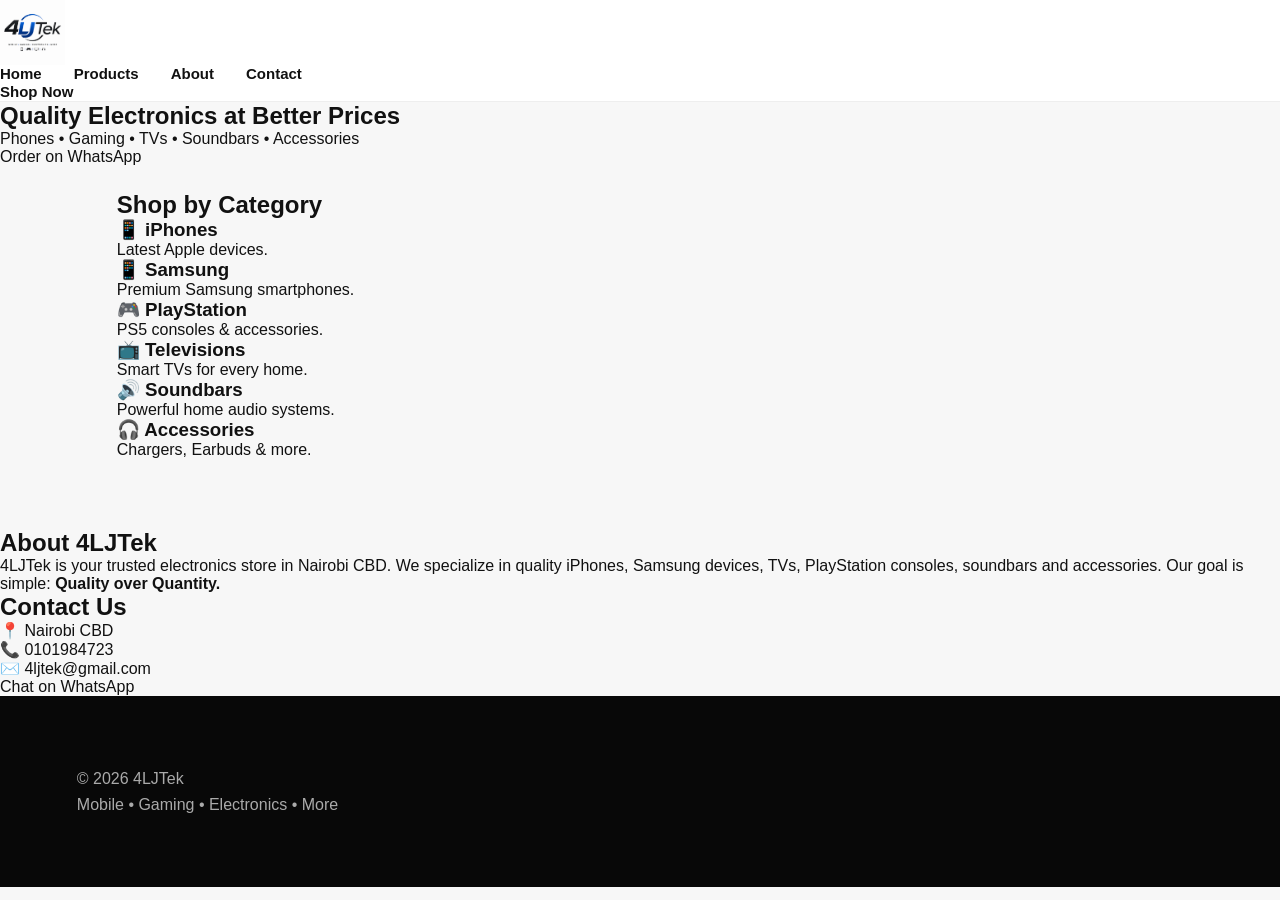
<file: Index.html>
<!DOCTYPE html>
<html lang="en">
<head>
<meta charset="UTF-8">
<meta name="viewport" content="width=device-width, initial-scale=1.0">

<title>4LJTek | Mobile • Gaming • Electronics</title>

<link rel="stylesheet" href="css/style.css">
<link rel="preconnect" href="https://fonts.googleapis.com">
<link href="https://fonts.googleapis.com/css2?family=Poppins:wght@300;400;600;700&display=swap" rel="stylesheet">
</head>

<body>

<header>
<nav class="navbar">

<div class="logo">
<img src="images/logo.png" alt="4LJTek Logo">
</div>

<ul class="nav-links">
<li><a href="#">Home</a></li>
<li><a href="#products">Products</a></li>
<li><a href="#about">About</a></li>
<li><a href="#contact">Contact</a></li>
</ul>

<a class="shop-btn" href="#products">Shop Now</a>

</nav>
</header>

<section class="hero">

<h1>Quality Electronics at Better Prices</h1>

<p>
Phones • Gaming • TVs • Soundbars • Accessories
</p>

<a class="hero-btn" href="https://wa.me/254101984723">
Order on WhatsApp
</a>

</section>

<section id="products">

<h2>Shop by Category</h2>

<div class="grid">

<div class="card">
<h3>📱 iPhones</h3>
<p>Latest Apple devices.</p>
</div>

<div class="card">
<h3>📱 Samsung</h3>
<p>Premium Samsung smartphones.</p>
</div>

<div class="card">
<h3>🎮 PlayStation</h3>
<p>PS5 consoles & accessories.</p>
</div>

<div class="card">
<h3>📺 Televisions</h3>
<p>Smart TVs for every home.</p>
</div>

<div class="card">
<h3>🔊 Soundbars</h3>
<p>Powerful home audio systems.</p>
</div>

<div class="card">
<h3>🎧 Accessories</h3>
<p>Chargers, Earbuds & more.</p>
</div>

</div>

</section>

<section id="about">

<h2>About 4LJTek</h2>

<p>

4LJTek is your trusted electronics store in Nairobi CBD.

We specialize in quality iPhones, Samsung devices, TVs, PlayStation consoles, soundbars and accessories.

Our goal is simple:

<strong>Quality over Quantity.</strong>

</p>

</section>

<section id="contact">

<h2>Contact Us</h2>

<p>📍 Nairobi CBD</p>

<p>📞 0101984723</p>

<p>✉️ 4ljtek@gmail.com</p>

<a class="hero-btn" href="https://wa.me/254101984723">
Chat on WhatsApp
</a>

</section>

<footer>

<p>

© 2026 4LJTek

<br>

Mobile • Gaming • Electronics • More

</p>

</footer>

<script src="js/script.js"></script>

</body>
</html>
</file>
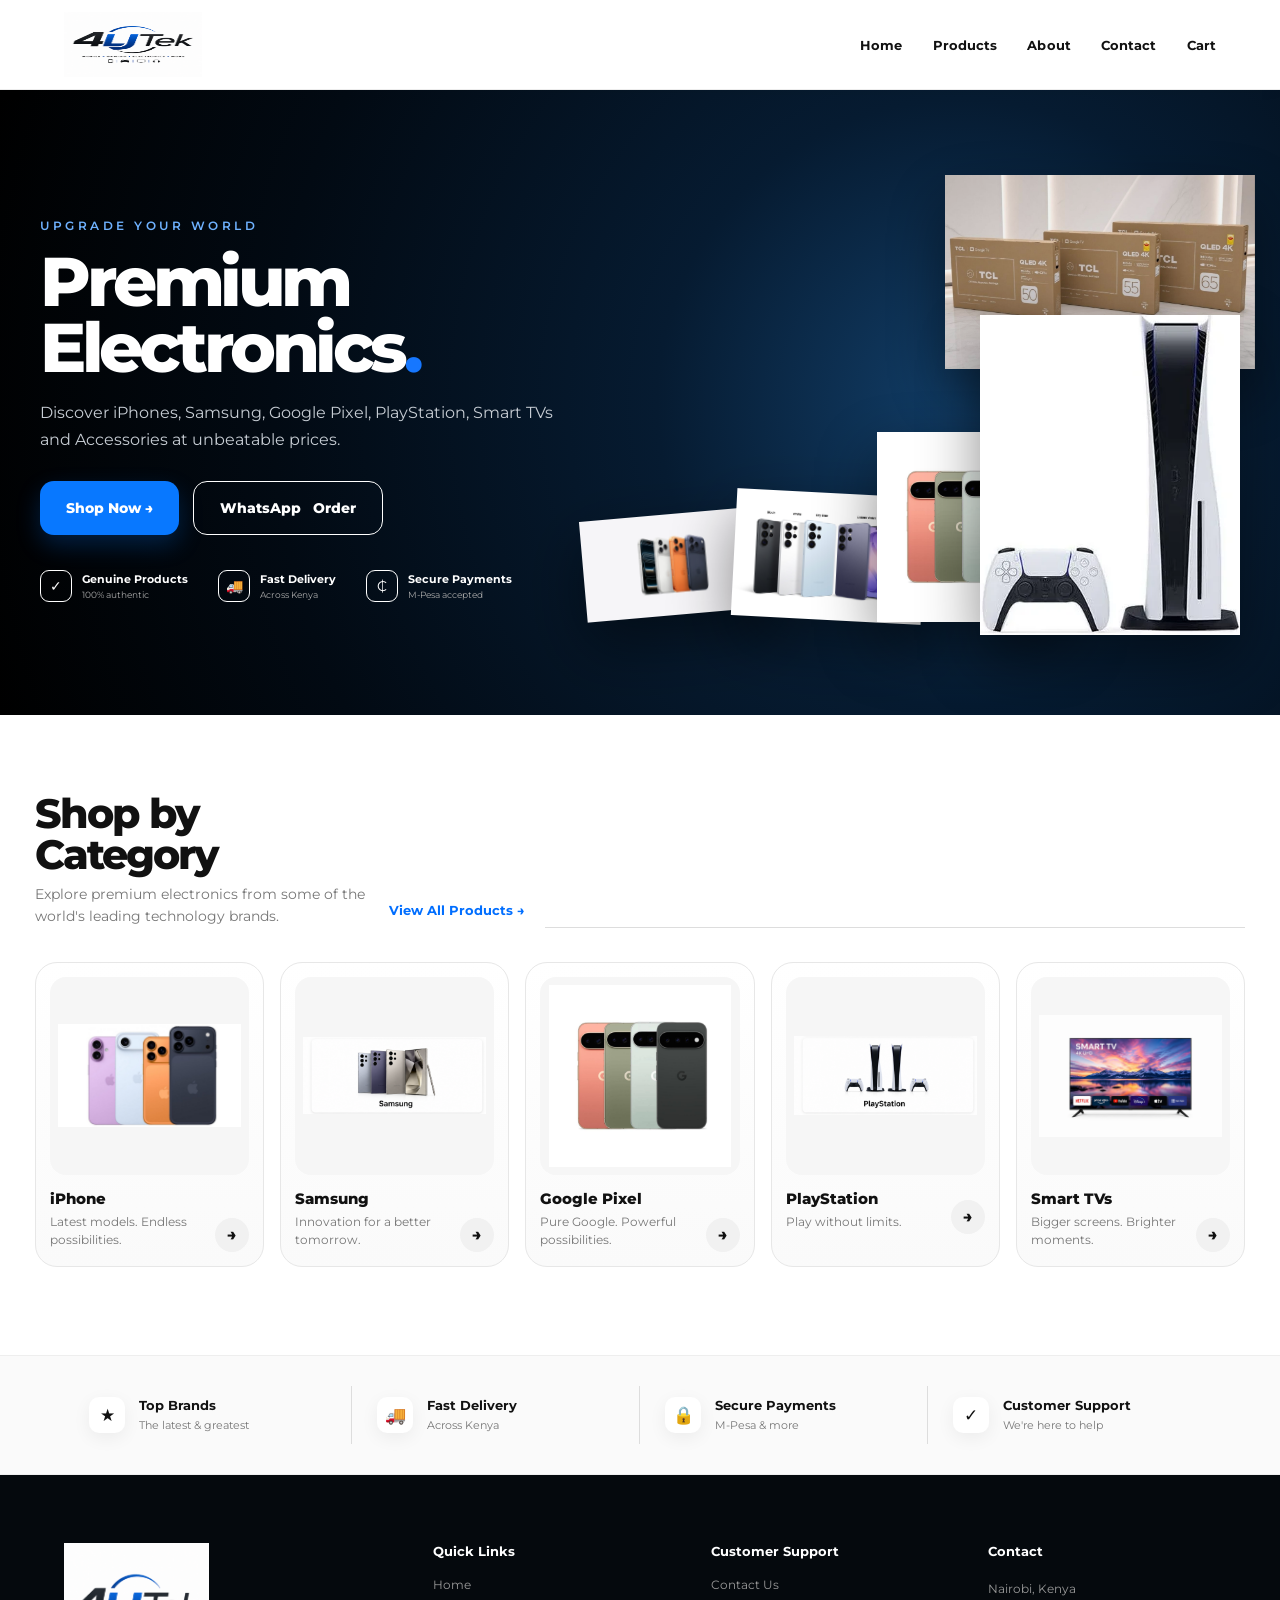
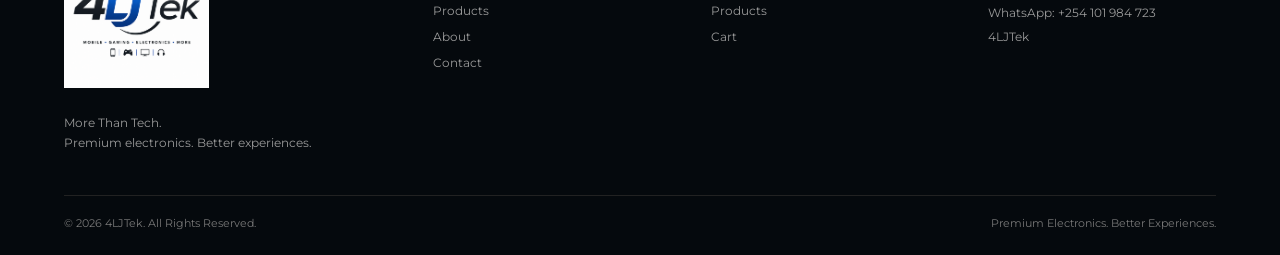
<file: index.html>
<!DOCTYPE html>
<html lang="en">

<head>

    <meta charset="UTF-8">
    <meta name="viewport" content="width=device-width, initial-scale=1.0">

    <title>4LJTek | Phones, PlayStation, TVs & Electronics in Nairobi</title>
<meta name="google-site-verification" content="wG5Ei8-CunbM0kILI7zt1o28KxoENFa0rYLbuMOzZwI" />
<meta
    name="description"
    content="Shop smartphones, PlayStation consoles, Smart TVs and electronics from 4LJTek in Nairobi CBD. Browse products and order easily via WhatsApp."
>

<meta
    name="robots"
    content="index, follow"
>

<link
    rel="canonical"
    href="https://4ljtek-gif.github.io/4ljtek/"
>
<meta property="og:type" content="website">
<meta property="og:title" content="4LJTek | Phones, PlayStation, TVs & Electronics in Nairobi">
<meta property="og:description" content="Shop smartphones, PlayStation consoles, Smart TVs and electronics from 4LJTek in Nairobi, Kenya.">
<meta property="og:url" content="https://4ljtek-gif.github.io/4ljtek/">
<meta property="og:image" content="https://4ljtek-gif.github.io/4ljtek/images/logo.png">
<link rel="stylesheet" href="./css/style.css?v=7">

    <link rel="preconnect" href="https://fonts.googleapis.com">
    <link rel="preconnect" href="https://fonts.gstatic.com" crossorigin>

    <link
        href="https://fonts.googleapis.com/css2?family=Montserrat:wght@400;500;600;700;800&display=swap"
        rel="stylesheet"
    >

    <style>

        * {
            box-sizing: border-box;
        }

        body {
            margin: 0;
            font-family: "Montserrat", sans-serif;
            color: #111;
            background: #fff;
        }


        /* =========================
           HEADER
        ========================= */

        .site-header {
            min-height: 82px;
            padding: 12px clamp(20px, 5vw, 64px);
            display: flex !important;
            align-items: center;
            justify-content: space-between;
            background: #fff;
            position: relative;
            z-index: 9999;
            border-bottom: 1px solid #ececec;
            box-shadow: 0 2px 12px rgba(0,0,0,.035);
        }

        .site-header .logo {
            display: block !important;
        }

        .site-header .logo img {
            width: 138px;
            height: auto;
            display: block;
        }

        .site-header nav {
            display: flex !important;
            align-items: center;
            gap: 30px;
        }

        .site-header nav a {
            position: relative;
            padding: 8px 0;
            color: #111;
            text-decoration: none;
            font-size: 13px;
            font-weight: 700;
            letter-spacing: .1px;
        }

        .site-header nav a::after {
            content: "";
            position: absolute;
            left: 0;
            bottom: 0;
            width: 0;
            height: 2px;
            border-radius: 2px;
            background: #0878ff;
            transition: width .2s ease;
        }

        .site-header nav a:hover,
        .site-header nav a:focus-visible {
            color: #006eff;
        }

        .site-header nav a:hover::after,
        .site-header nav a:focus-visible::after {
            width: 100%;
        }

        .mobile-menu-btn {
            display: none;
            border: 0;
            cursor: pointer;
        }


        /* =========================
           HERO
        ========================= */

        .premium-hero {
            min-height: 610px;
            background:
                radial-gradient(
                    circle at 75% 50%,
                    #123e68 0%,
                    #061b31 30%,
                    #020a13 68%,
                    #000 100%
                );
            color: #fff;
            overflow: hidden;
            position: relative;
        }

        .hero-inner {
            max-width: 1320px;
            min-height: 610px;
            margin: auto;
            padding: 70px 40px 55px;
            display: grid;
            grid-template-columns: 43% 57%;
            align-items: center;
        }

        .hero-label {
            margin-bottom: 16px;
            font-size: 12px;
            font-weight: 600;
            letter-spacing: 3.5px;
            color: #6fb2ff;
        }

        .hero-text h1 {
            max-width: 620px;
            margin: 0 0 20px;
            font-size: clamp(52px, 5.4vw, 78px);
            line-height: .95;
            letter-spacing: -4.5px;
            font-weight: 800;
        }

        .hero-text h1 span {
            color: #1677ff;
        }

        .hero-text p {
            max-width: 530px;
            margin: 0 0 28px;
            color: #c7cdd4;
            font-size: 16px;
            line-height: 1.65;
        }

        .hero-buttons {
            display: flex;
            gap: 14px;
            flex-wrap: wrap;
        }

        .hero-buttons a {
            min-height: 54px;
            padding: 0 26px;
            border-radius: 14px;
            display: inline-flex;
            align-items: center;
            justify-content: center;
            text-decoration: none;
            font-size: 14px;
            font-weight: 800;
            transition: .25s ease;
        }

        .hero-shop {
            background: #0878ff;
            color: #fff;
            box-shadow: 0 10px 25px rgba(8,120,255,.24);
        }

        .hero-whatsapp {
            border: 1px solid #fff;
            color: #fff;
            background: transparent;
        }

        .hero-whatsapp:hover {
            background: #25d366;
            border-color: #25d366;
        }

        .hero-buttons a:hover {
            transform: translateY(-2px);
        }


        /* =========================
           HERO PRODUCTS
        ========================= */

        .hero-products {
            height: 500px;
            position: relative;
            display: flex;
            align-items: center;
            justify-content: center;
        }

        .hero-product {
            position: absolute;
            object-fit: contain;
            filter: drop-shadow(0 25px 30px rgba(0,0,0,.45));
        }

        .hero-iphone {
            width: 180px;
            left: 4%;
            bottom: 45px;
            transform: rotate(-5deg);
        }

        .hero-samsung {
            width: 190px;
            left: 26%;
            bottom: 40px;
            transform: rotate(3deg);
        }

        .hero-pixel {
            width: 190px;
            left: 47%;
            bottom: 38px;
        }

        .hero-playstation {
            width: 260px;
            right: 0;
            bottom: 25px;
        }

        .hero-tv {
            width: 310px;
            right: -15px;
            top: 15px;
            opacity: .95;
        }


        /* =========================
           TRUST
        ========================= */

        .hero-trust {
            margin-top: 35px;
            display: flex;
            gap: 22px 30px;
            flex-wrap: wrap;
        }

        .trust-item {
            display: flex;
            align-items: center;
            gap: 10px;
        }

        .trust-icon {
            width: 32px;
            height: 32px;
            border: 1.5px solid #fff;
            border-radius: 9px;
            display: flex;
            align-items: center;
            justify-content: center;
            font-size: 14px;
        }

        .trust-item strong {
            display: block;
            font-size: 11px;
        }

        .trust-item small {
            display: block;
            margin-top: 3px;
            color: #aaa;
            font-size: 9px;
        }


        /* =========================
           CATEGORY SECTION
        ========================= */

        .category-section {
            padding: 78px 35px 88px;
            background: #fff;
        }

        .category-container {
            max-width: 1250px;
            margin: auto;
        }

        .category-heading {
            display: flex;
            justify-content: space-between;
            align-items: end;
            gap: 20px;
            margin-bottom: 34px;
        }

        .category-heading h2 {
            display: block !important;
            margin: 0;
            color: #111 !important;
            font-size: clamp(32px, 3.2vw, 42px);
            letter-spacing: -2px;
            font-weight: 800;
        }

        .category-heading p {
            max-width: 600px;
            margin: 8px 0 0;
            color: #777;
            font-size: 14px;
            line-height: 1.6;
        }

        .view-products {
            padding: 10px 0;
            color: #006eff;
            text-decoration: none;
            font-size: 13px;
            font-weight: 700;
            white-space: nowrap;
        }

        .category-grid {
            display: grid;
            grid-template-columns: repeat(5, minmax(0, 1fr));
            gap: 16px;
        }

        .category-card {
            min-height: 292px;
            padding: 14px;
            background: linear-gradient(180deg,#fff 0%,#fafafa 100%);
            border: 1px solid #e7e7e7;
            border-radius: 22px;
            text-decoration: none;
            color: #111;
            overflow: hidden;
            transition:
                transform .25s ease,
                box-shadow .25s ease,
                border-color .25s ease;
            display: flex;
            flex-direction: column;
        }

        .category-card:hover {
            transform: translateY(-6px);
            border-color: #d7d7d7;
            box-shadow: 0 20px 45px rgba(0,0,0,.09);
        }

        .category-image {
            height: 198px;
            border-radius: 16px;
            background: #f6f6f6;
            display: flex;
            align-items: center;
            justify-content: center;
            overflow: hidden;
        }

        .category-image img {
            width: 100%;
            height: 100%;
            padding: 8px;
            object-fit: contain;
        }

        .category-card h3 {
            margin: 14px 0 5px;
            font-size: 15px;
            font-weight: 800;
        }

        .category-card p {
            margin: 0;
            padding-right: 35px;
            color: #777;
            font-size: 12px;
            line-height: 1.5;
        }

        .category-arrow {
            width: 34px;
            height: 34px;
            margin-left: auto;
            margin-top: -31px;
            border-radius: 50%;
            background: #f1f1f1;
            display: flex;
            align-items: center;
            justify-content: center;
            font-weight: 800;
            transition:
                transform .2s ease,
                background .2s ease;
        }

        .category-card:hover .category-arrow {
            transform: translateX(2px);
            background: #0878ff;
            color: #fff;
        }


        /* =========================
           BENEFITS
        ========================= */

        .benefits {
            padding: 30px 5%;
            border-top: 1px solid #eee;
            border-bottom: 1px solid #eee;
            background: #fafafa;
        }

        .benefits-container {
            max-width: 1250px;
            margin: auto;
            display: grid;
            grid-template-columns: repeat(4, 1fr);
        }

        .benefit {
            min-height: 58px;
            padding: 10px 25px;
            border-right: 1px solid #ddd;
            display: flex;
            align-items: center;
            gap: 14px;
        }

        .benefit:last-child {
            border-right: 0;
        }

        .benefit-icon {
            width: 36px;
            height: 36px;
            border-radius: 10px;
            background: #fff;
            display: flex;
            align-items: center;
            justify-content: center;
            font-size: 17px;
            box-shadow: 0 5px 18px rgba(0,0,0,.06);
        }

        .benefit strong {
            display: block;
            font-size: 13px;
        }

        .benefit span {
            display: block;
            margin-top: 5px;
            color: #777;
            font-size: 11px;
        }


        /* =========================
           FOOTER
        ========================= */

        footer {
            background: #05090d;
            color: #fff;
            padding: 68px 5% 25px;
        }

        .footer-container {
            max-width: 1250px;
            margin: auto;
            display: grid;
            grid-template-columns: 1.4fr 1fr 1fr 1fr;
            gap: 50px;
        }

        .footer-logo {
            min-height: 100px;
        }

        .footer-logo img {
            display: block !important;
            width: 145px !important;
            height: auto !important;
            max-width: 100% !important;
            opacity: 1 !important;
            visibility: visible !important;
            filter: none !important;
            object-fit: contain !important;
            background: transparent !important;
            mix-blend-mode: screen;
        }

        .footer-logo p {
            max-width: 250px;
            color: #999;
            font-size: 12px;
            line-height: 1.7;
        }

        .footer-column h3 {
            margin: 0 0 18px;
            font-size: 13px;
        }

        .footer-column a {
            display: block;
            margin-bottom: 11px;
            color: #999;
            text-decoration: none;
            font-size: 12px;
        }

        .footer-column a:hover {
            color: #fff;
        }

        .footer-contact {
            color: #999;
            font-size: 12px;
            line-height: 2;
        }

        .footer-bottom {
            max-width: 1250px;
            margin: 42px auto 0;
            padding-top: 20px;
            border-top: 1px solid #222;
            display: flex;
            justify-content: space-between;
            gap: 20px;
            color: #777;
            font-size: 11px;
        }


        /* =========================
           TABLET
        ========================= */

        @media (max-width: 1000px) {

            .hero-inner {
                grid-template-columns: 1fr;
                text-align: center;
            }

            .hero-text p {
                margin-left: auto;
                margin-right: auto;
            }

            .hero-buttons,
            .hero-trust {
                justify-content: center;
            }

            .hero-products {
                margin-top: 12px;
            }

            .category-grid {
                grid-template-columns: repeat(3, minmax(0, 1fr));
            }

        }


        /* =========================
           MOBILE
        ========================= */

        @media (max-width: 700px) {

            .site-header {
                min-height: 78px !important;
                height: 78px !important;
                padding: 10px 18px !important;
                flex-direction: row !important;
                align-items: center !important;
                justify-content: space-between !important;
                gap: 0 !important;
            }

            .site-header .logo img {
                width: 112px !important;
            }

            .site-header nav {
                display: none !important;
            }

            .mobile-menu-btn {
                display: flex !important;
                width: 48px !important;
                height: 48px !important;
                align-items: center !important;
                justify-content: center !important;
                position: absolute !important;
                right: 16px !important;
                top: 50% !important;
                transform: translateY(-50%) !important;
                background: #111 !important;
                color: #fff !important;
                border: 0 !important;
                border-radius: 14px !important;
                font-size: 25px !important;
                font-weight: 700 !important;
                line-height: 1 !important;
                z-index: 100000 !important;
                cursor: pointer !important;
                opacity: 1 !important;
                visibility: visible !important;
            }


            /* MOBILE HERO */

            .premium-hero {
                min-height: auto;
            }

            .hero-inner {
                min-height: auto;
                padding: 52px 20px 0;
                display: flex;
                flex-direction: column;
            }

            .hero-text {
                text-align: left;
            }

            .hero-label {
                margin-bottom: 16px;
                font-size: 10px;
                letter-spacing: 2.5px;
            }

            .hero-text h1 {
                max-width: 360px;
                font-size: 50px;
                line-height: .96;
                letter-spacing: -3.2px;
                margin-bottom: 20px;
            }

            .hero-text p {
                font-size: 15px;
                line-height: 1.65;
                margin-bottom: 24px;
            }

            .hero-buttons {
                flex-direction: column;
                gap: 10px;
            }

            .hero-buttons a {
                width: 100%;
                min-height: 52px;
                border-radius: 13px;
                font-size: 14px;
            }

            .hero-trust {
                margin-top: 28px;
                display: grid;
                grid-template-columns: 1fr 1fr;
                gap: 15px 8px;
            }

            .trust-item {
                gap: 8px;
            }

            .trust-item strong {
                font-size: 10px;
            }

            .trust-item small {
                font-size: 8px;
            }

            .trust-icon {
                flex-shrink: 0;
            }


            /* MOBILE HERO PRODUCTS */

            .hero-products {
                width: 100%;
                height: 300px;
                margin-top: 12px;
                overflow: hidden;
                position: relative;
            }

            .hero-product {
                filter: drop-shadow(0 15px 20px rgba(0,0,0,.45));
            }

            .hero-tv {
                width: 145px;
                right: -5px;
                top: 8px;
                opacity: .92;
            }

            .hero-playstation {
                width: 135px;
                right: 2px;
                bottom: 5px;
            }

            .hero-iphone {
                width: 82px;
                left: 4%;
                bottom: 12px;
            }

            .hero-samsung {
                width: 88px;
                left: 23%;
                bottom: 8px;
            }

            .hero-pixel {
                width: 88px;
                left: 43%;
                bottom: 8px;
            }


            /* CATEGORIES */

            .category-section {
                padding: 58px 18px 68px;
            }

            .category-heading {
                display: block;
                text-align: left;
                margin-bottom: 24px;
            }

            .category-heading h2 {
                font-size: 34px !important;
                line-height: 1.05;
                letter-spacing: -2px;
            }

            .category-heading p {
                font-size: 13px;
            }

            .view-products {
                display: inline-block;
                margin-top: 12px;
            }

            .category-grid {
                grid-template-columns: repeat(2, minmax(0, 1fr));
                gap: 12px;
            }

            .category-card {
                min-height: 218px;
                padding: 9px;
                border-radius: 17px;
            }

            .category-image {
                height: 125px;
                border-radius: 13px;
            }

            .category-card h3 {
                font-size: 13px;
                margin-top: 10px;
            }

            .category-card p {
                font-size: 10px;
                padding-right: 28px;
            }

            .category-arrow {
                width: 29px;
                height: 29px;
                margin-top: -27px;
                font-size: 13px;
            }


            /* BENEFITS */

            .benefits {
                padding: 28px 18px;
            }

            .benefits-container {
                grid-template-columns: repeat(2, 1fr);
                gap: 16px 8px;
            }

            .benefit {
                padding: 8px 4px;
                border-right: 0;
                flex-direction: column;
                text-align: center;
                gap: 8px;
            }

            .benefit strong {
                font-size: 11px;
            }

            .benefit span {
                font-size: 9px;
            }


            /* FOOTER */

            footer {
                padding: 48px 22px 24px;
            }

            .footer-container {
                grid-template-columns: 1fr 1fr;
                gap: 35px 20px;
            }

            .footer-logo {
                grid-column: 1 / -1;
                text-align: center;
            }

            .footer-logo img {
                width: 120px !important;
                margin: 0 auto;
            }

            .footer-logo p {
                margin-left: auto;
                margin-right: auto;
            }

            .footer-column h3 {
                font-size: 13px;
            }

            .footer-column a,
            .footer-contact {
                font-size: 11px;
            }

            .footer-bottom {
                flex-direction: column;
                text-align: center;
                line-height: 1.6;
                margin-top: 35px;
            }

        }


        /* =========================
           SMALL PHONES
        ========================= */

        @media (max-width: 400px) {

            .hero-text h1 {
                font-size: 45px;
            }

            .hero-products {
                height: 255px;
            }

            .hero-tv {
                width: 140px;
            }

            .hero-playstation {
                width: 130px;
            }

            .hero-iphone {
                width: 75px;
            }

            .hero-samsung {
                width: 80px;
            }

            .hero-pixel {
                width: 80px;
            }

            .category-card {
                min-height: 205px;
            }

            .category-image {
                height: 112px;
            }

            .footer-container {
                grid-template-columns: 1fr;
            }

            .footer-logo {
                grid-column: auto;
            }

        }


        /* ==========================================
           4LJTEK HOME - FINAL MOBILE HERO COLLAGE
        ========================================== */

        @media (max-width: 700px) {

            .hero-inner {
                padding-bottom: 0 !important;
            }

            .hero-products {
                height: 245px !important;
                margin-top: 10px !important;
                overflow: hidden !important;
            }

            .hero-product {
                filter: drop-shadow(0 12px 18px rgba(0,0,0,.42)) !important;
            }

            .hero-tv {
                width: 112px !important;
                right: 8px !important;
                top: 4px !important;
                opacity: .9 !important;
            }

            .hero-playstation {
                width: 104px !important;
                right: 18px !important;
                bottom: 6px !important;
            }

            .hero-iphone {
                width: 62px !important;
                left: 7% !important;
                bottom: 14px !important;
            }

            .hero-samsung {
                width: 68px !important;
                left: 27% !important;
                bottom: 10px !important;
            }

            .hero-pixel {
                width: 68px !important;
                left: 47% !important;
                bottom: 9px !important;
            }

        }

        @media (max-width: 400px) {

            .hero-products {
                height: 220px !important;
            }

            .hero-tv {
                width: 102px !important;
                right: 6px !important;
            }

            .hero-playstation {
                width: 94px !important;
                right: 14px !important;
                bottom: 5px !important;
            }

            .hero-iphone {
                width: 58px !important;
                left: 6% !important;
                bottom: 12px !important;
            }

            .hero-samsung {
                width: 63px !important;
                left: 27% !important;
                bottom: 9px !important;
            }

            .hero-pixel {
                width: 63px !important;
                left: 47% !important;
                bottom: 8px !important;
            }
        }

        </style>

    <script type="application/ld+json">
    {
      "@context": "https://schema.org",
      "@type": "OnlineStore",
      "@id": "https://4ljtek-gif.github.io/4ljtek/#organization",
      "name": "4LJTek",
      "url": "https://4ljtek-gif.github.io/4ljtek/",
      "logo": "https://4ljtek-gif.github.io/4ljtek/images/logo.png",
      "image": "https://4ljtek-gif.github.io/4ljtek/images/logo.png",
      "description": "4LJTek is a premium electronics store in Nairobi, Kenya offering smartphones, Google Pixel, Samsung Galaxy, PlayStation consoles, Smart TVs and accessories.",
      "telephone": "+254101984723",
      "email": "4ljtek@gmail.com",
      "address": {
        "@type": "PostalAddress",
        "addressLocality": "Nairobi",
        "postalCode": "00100",
        "addressCountry": "KE"
      }
    }
    </script>

</head>


<body>


<!-- =========================
     HEADER
========================= -->

<header class="site-header">

    <div class="logo">

        <a href="index.html">

            <img
                src="images/logo.png"
                alt="4LJTek"
            >

        </a>

    </div>


    <nav>

        <a href="index.html">
            Home
        </a>

        <a href="products.html">
            Products
        </a>

        <a href="about.html">
            About
        </a>

        <a href="contact.html">
            Contact
        </a>

        <a href="cart.html">
            Cart
        </a>

    </nav>


    <button
        type="button"
        class="mobile-menu-btn"
        aria-label="Open menu"
        aria-expanded="false"
    >
        ☰
    </button>

</header>



<!-- =========================
     HERO
========================= -->

<section class="premium-hero">

    <div class="hero-inner">


        <div class="hero-text">

            <div class="hero-label">
                UPGRADE YOUR WORLD
            </div>


            <h1>
                Premium<br>
                Electronics<span>.</span>
            </h1>


            <p>
                Discover iPhones, Samsung, Google Pixel,
                PlayStation, Smart TVs and Accessories
                at unbeatable prices.
            </p>


            <div class="hero-buttons">


                <a
                    href="products.html"
                    class="hero-shop"
                >
                    Shop Now →
                </a>


                <!-- WHATSAPP ORDER -->

                <a
                    href="https://wa.me/254101984723?text=Hello%204LJTek%20%F0%9F%91%8B%20I%27m%20interested%20in%20placing%20an%20order.%20Please%20help%20me%20find%20the%20product%20I%20need%2C%20including%20the%20price%20and%20delivery%20options."
                    target="_blank"
                    rel="noopener"
                    class="hero-whatsapp"
                >
                    WhatsApp&nbsp;&nbsp; Order
                </a>


            </div>


            <div class="hero-trust">


                <div class="trust-item">

                    <div class="trust-icon">
                        ✓
                    </div>

                    <div>

                        <strong>
                            Genuine Products
                        </strong>

                        <small>
                            100% authentic
                        </small>

                    </div>

                </div>


                <div class="trust-item">

                    <div class="trust-icon">
                        🚚
                    </div>

                    <div>

                        <strong>
                            Fast Delivery
                        </strong>

                        <small>
                            Across Kenya
                        </small>

                    </div>

                </div>


                <div class="trust-item">

                    <div class="trust-icon">
                        ₵
                    </div>

                    <div>

                        <strong>
                            Secure Payments
                        </strong>

                        <small>
                            M-Pesa accepted
                        </small>

                    </div>

                </div>


            </div>

        </div>



        <!-- HERO PRODUCTS -->

        <div class="hero-products">


            <img
                class="hero-product hero-tv"
                src="images/tcl.jpg"
                alt="Smart TV"
            >


            <img
                class="hero-product hero-iphone"
                src="images/iphone17pro.jpg"
                alt="iPhone 17 Pro"
            >


            <img
                class="hero-product hero-samsung"
                src="images/s26ultra.jpg"
                alt="Samsung Galaxy S26 Ultra"
            >


            <img
                class="hero-product hero-pixel"
                src="images/pixel11pro.jpg"
                alt="Google Pixel 11 Pro"
            >


            <img
                class="hero-product hero-playstation"
                src="images/ps5.jpg"
                alt="PlayStation 5"
            >


        </div>

    </div>

</section>



<!-- =========================
     CATEGORIES
========================= -->

<section class="category-section">

    <div class="category-container">


        <div class="category-heading">

            <div>

                <h2>
                    Shop by Category
                </h2>

                <p>
                    Explore premium electronics from some
                    of the world's leading technology brands.
                </p>

            </div>


            <a
                href="products.html"
                class="view-products"
            >
                View All Products →
            </a>

        </div>



        <div class="category-grid">


            <a
                href="products.html#smartphones"
                class="category-card"
            >

                <div class="category-image">

                    <img
                        src="images/categories/iphone.png"
                        alt="iPhone"
                        loading="lazy"
                        decoding="async"
                    >

                </div>

                <h3>
                    iPhone
                </h3>

                <p>
                    Latest models. Endless possibilities.
                </p>

                <div class="category-arrow">
                    →
                </div>

            </a>



            <a
                href="products.html#smartphones"
                class="category-card"
            >

                <div class="category-image">

                    <img
                        src="images/categories/samsung.png"
                        alt="Samsung"
                        loading="lazy"
                        decoding="async"
                    >

                </div>

                <h3>
                    Samsung
                </h3>

                <p>
                    Innovation for a better tomorrow.
                </p>

                <div class="category-arrow">
                    →
                </div>

            </a>



            <a
                href="products.html#smartphones"
                class="category-card"
            >

                <div class="category-image">

                    <img
                        src="images/pixel11pro.jpg"
                        alt="Google Pixel 11 Pro"
                        loading="lazy"
                        decoding="async"
                    >

                </div>

                <h3>
                    Google Pixel
                </h3>

                <p>
                    Pure Google. Powerful possibilities.
                </p>

                <div class="category-arrow">
                    →
                </div>

            </a>



            <a
                href="products.html#playstation"
                class="category-card"
            >

                <div class="category-image">

                    <img
                        src="images/categories/playstation.png"
                        alt="PlayStation"
                        loading="lazy"
                        decoding="async"
                    >

                </div>

                <h3>
                    PlayStation
                </h3>

                <p>
                    Play without limits.
                </p>

                <div class="category-arrow">
                    →
                </div>

            </a>



            <a
                href="products.html#smart-tvs"
                class="category-card"
            >

                <div class="category-image">

                    <img
                        src="images/categories/smart-tv.png"
                        alt="Smart TVs"
                        loading="lazy"
                        decoding="async"
                    >

                </div>

                <h3>
                    Smart TVs
                </h3>

                <p>
                    Bigger screens. Brighter moments.
                </p>

                <div class="category-arrow">
                    →
                </div>

            </a>


        </div>

    </div>

</section>



<!-- =========================
     BENEFITS
========================= -->

<section class="benefits">

    <div class="benefits-container">


        <div class="benefit">

            <div class="benefit-icon">
                ★
            </div>

            <div>

                <strong>
                    Top Brands
                </strong>

                <span>
                    The latest & greatest
                </span>

            </div>

        </div>


        <div class="benefit">

            <div class="benefit-icon">
                🚚
            </div>

            <div>

                <strong>
                    Fast Delivery
                </strong>

                <span>
                    Across Kenya
                </span>

            </div>

        </div>


        <div class="benefit">

            <div class="benefit-icon">
                🔒
            </div>

            <div>

                <strong>
                    Secure Payments
                </strong>

                <span>
                    M-Pesa & more
                </span>

            </div>

        </div>


        <div class="benefit">

            <div class="benefit-icon">
                ✓
            </div>

            <div>

                <strong>
                    Customer Support
                </strong>

                <span>
                    We're here to help
                </span>

            </div>

        </div>


    </div>

</section>



<!-- =========================
     FOOTER
========================= -->

<footer>

    <div class="footer-container">


        <div class="footer-logo">

            <img
                src="images/logo.png"
                alt="4LJTek"
            >

            <p>
                More Than Tech.<br>
                Premium electronics. Better experiences.
            </p>

        </div>


        <div class="footer-column">

            <h3>
                Quick Links
            </h3>

            <a href="index.html">
                Home
            </a>

            <a href="products.html">
                Products
            </a>

            <a href="about.html">
                About
            </a>

            <a href="contact.html">
                Contact
            </a>

        </div>


        <div class="footer-column">

            <h3>
                Customer Support
            </h3>

            <a href="contact.html">
                Contact Us
            </a>

            <a href="products.html">
                Products
            </a>

            <a href="cart.html">
                Shopping Cart
            </a>

        </div>


        <div class="footer-column">

            <h3>
                Contact
            </h3>

            <div class="footer-contact">

                Nairobi, Kenya<br>

                WhatsApp:
                +254 101 984 723<br>

                4LJTek

            </div>

        </div>


    </div>



    <div class="footer-bottom">

        <span>
            © 2026 4LJTek. All Rights Reserved.
        </span>

        <span>
            Premium Electronics. Better Experiences.
        </span>

    </div>

</footer>



<!-- EXISTING SITE SCRIPT -->

<script src="js/script.js?v=12"></script>



<!-- MOBILE MENU -->

<script>

document.addEventListener("DOMContentLoaded", function () {

    const button =
        document.querySelector(".mobile-menu-btn");

    if (!button) {
        return;
    }


    const menu =
        document.createElement("div");


    menu.id =
        "mobile-menu-panel";


    menu.innerHTML = `

        <a href="index.html">
            Home
        </a>

        <a href="products.html">
            Products
        </a>

        <a href="about.html">
            About
        </a>

        <a href="contact.html">
            Contact
        </a>

        <a href="cart.html">
            Cart
        </a>

    `;


    menu.style.cssText = `

        position: fixed;

        top: 76px;

        left: 0;

        right: 0;

        width: 100%;

        background: #ffffff;

        padding: 10px 18px 20px;

        box-shadow:
            0 18px 40px rgba(0,0,0,.22);

        z-index: 999999;

        display: none;

        flex-direction: column;

    `;


    menu.querySelectorAll("a")
        .forEach(function (link) {

            link.style.cssText = `

                display: block;

                width: 100%;

                padding: 18px 12px;

                color: #111111;

                background: #ffffff;

                text-decoration: none;

                font-family:
                    Montserrat, sans-serif;

                font-size: 15px;

                font-weight: 700;

                border-bottom:
                    1px solid #eeeeee;

            `;

        });


    document.body.appendChild(menu);


    button.addEventListener(
        "click",
        function (event) {

            event.preventDefault();

            event.stopImmediatePropagation();


            const isOpen =
                menu.style.display === "flex";


            if (isOpen) {

                menu.style.display =
                    "none";

                button.textContent =
                    "☰";

                button.setAttribute(
                    "aria-expanded",
                    "false"
                );

                button.setAttribute(
                    "aria-label",
                    "Open menu"
                );

            } else {

                menu.style.display =
                    "flex";

                button.textContent =
                    "✕";

                button.setAttribute(
                    "aria-expanded",
                    "true"
                );

                button.setAttribute(
                    "aria-label",
                    "Close menu"
                );

            }

        },
        true
    );


    menu.querySelectorAll("a")
        .forEach(function (link) {

            link.addEventListener(
                "click",
                function () {

                    menu.style.display =
                        "none";

                    button.textContent =
                        "☰";

                    button.setAttribute(
                        "aria-expanded",
                        "false"
                    );

                    button.setAttribute(
                        "aria-label",
                        "Open menu"
                    );

                }
            );

        });

});

</script>


</body>
</html>
</file>
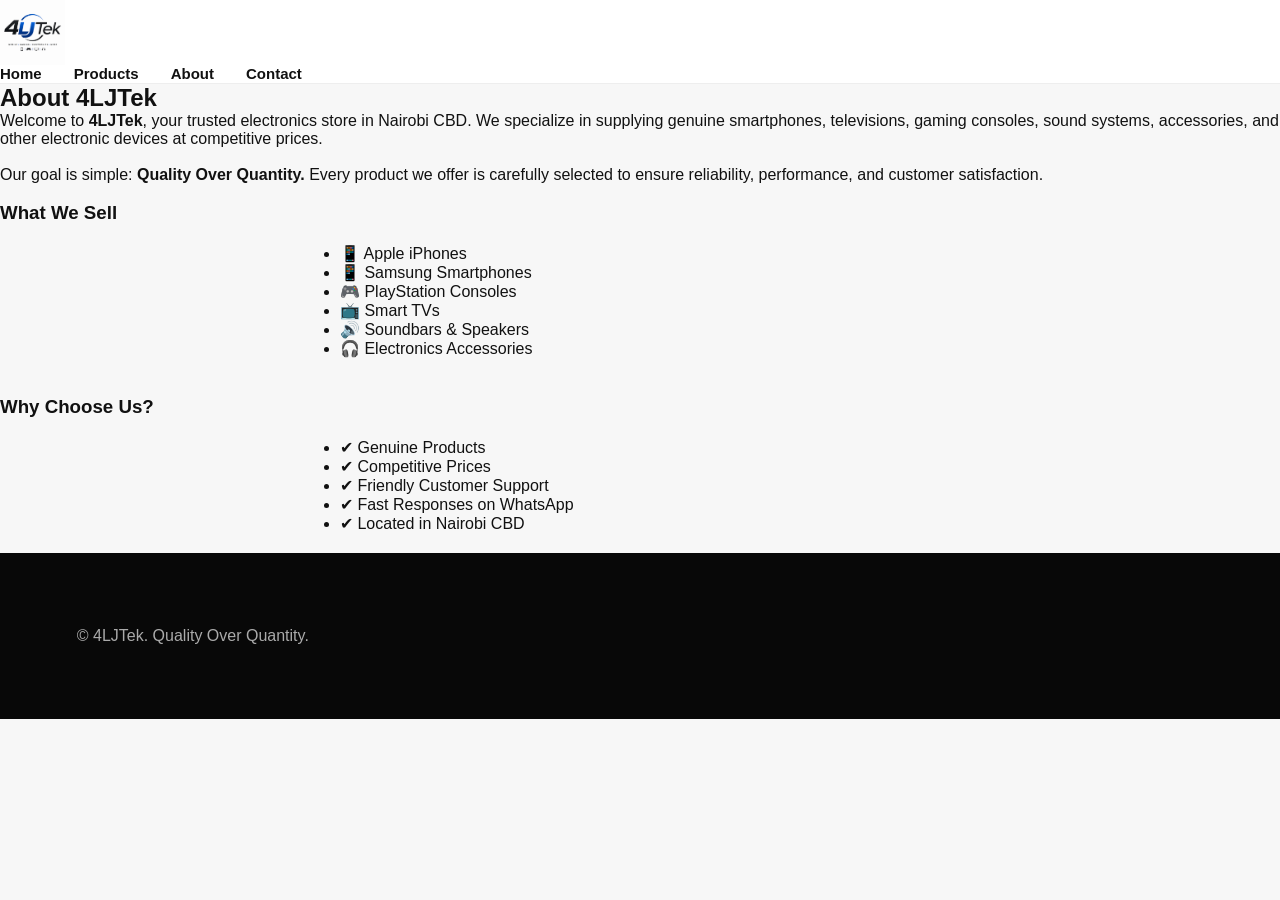
<file: About.html>
<!DOCTYPE html>
<html lang="en">
<head>
    <meta charset="UTF-8">
    <meta name="viewport" content="width=device-width, initial-scale=1.0">
    <title>About Us | 4LJTek</title>
    <link rel="stylesheet" href="css/style.css">
</head>
<body>

<header>
    <div class="logo">
        <img src="images/logo.png" alt="4LJTek Logo">
    </div>

    <nav>
        <ul>
            <li><a href="index.html">Home</a></li>
            <li><a href="products.html">Products</a></li>
            <li><a href="about.html">About</a></li>
            <li><a href="contact.html">Contact</a></li>
        </ul>
    </nav>
</header>

<section class="about">
    <h2>About 4LJTek</h2>

    <p>
        Welcome to <strong>4LJTek</strong>, your trusted electronics store in Nairobi CBD.
        We specialize in supplying genuine smartphones, televisions, gaming consoles,
        sound systems, accessories, and other electronic devices at competitive prices.
    </p>

    <br>

    <p>
        Our goal is simple:
        <strong>Quality Over Quantity.</strong>
        Every product we offer is carefully selected to ensure reliability,
        performance, and customer satisfaction.
    </p>

    <br>

    <h3>What We Sell</h3>

    <ul style="max-width:600px;margin:20px auto;text-align:left;">
        <li>📱 Apple iPhones</li>
        <li>📱 Samsung Smartphones</li>
        <li>🎮 PlayStation Consoles</li>
        <li>📺 Smart TVs</li>
        <li>🔊 Soundbars & Speakers</li>
        <li>🎧 Electronics Accessories</li>
    </ul>

    <br>

    <h3>Why Choose Us?</h3>

    <ul style="max-width:600px;margin:20px auto;text-align:left;">
        <li>✔ Genuine Products</li>
        <li>✔ Competitive Prices</li>
        <li>✔ Friendly Customer Support</li>
        <li>✔ Fast Responses on WhatsApp</li>
        <li>✔ Located in Nairobi CBD</li>
    </ul>

</section>

<footer>
    <p>&copy; <span id="year"></span> 4LJTek. Quality Over Quantity.</p>
</footer>

<script src="js/script.js"></script>

</body>
</html>
</file>
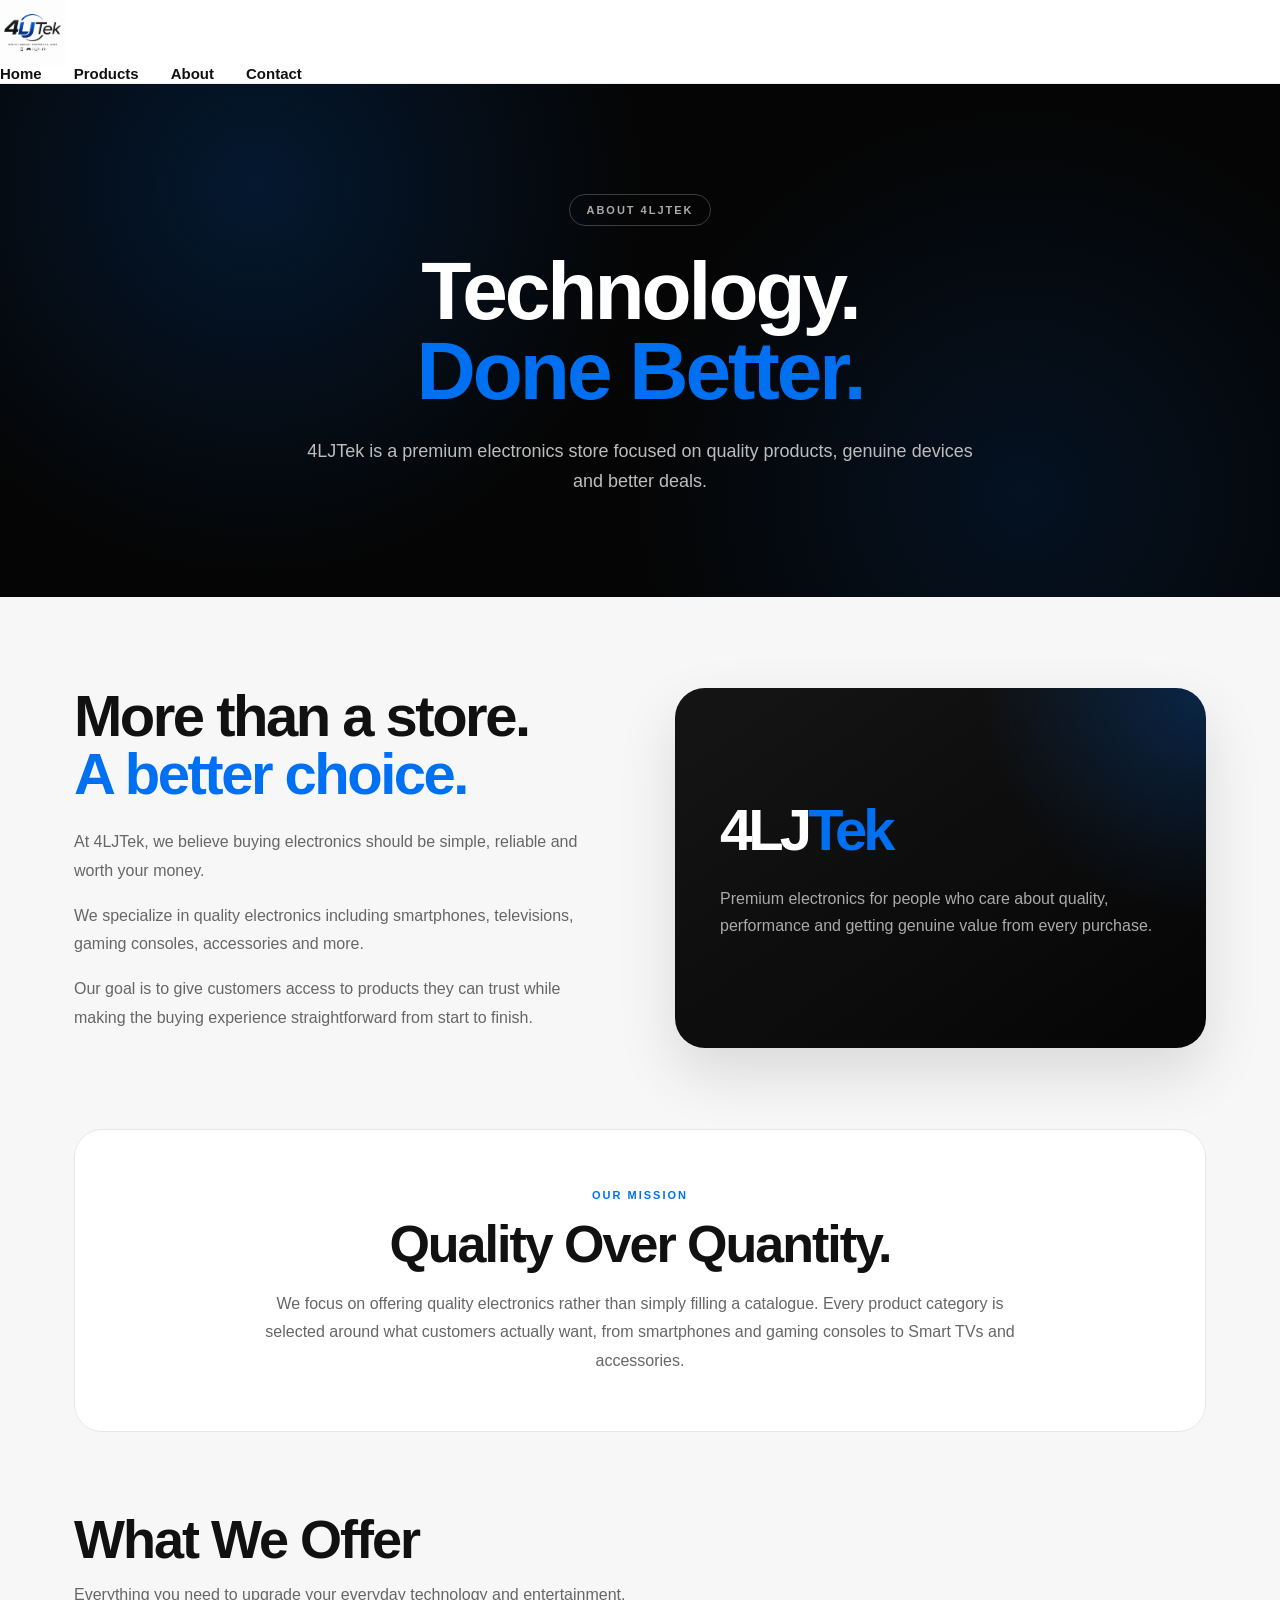
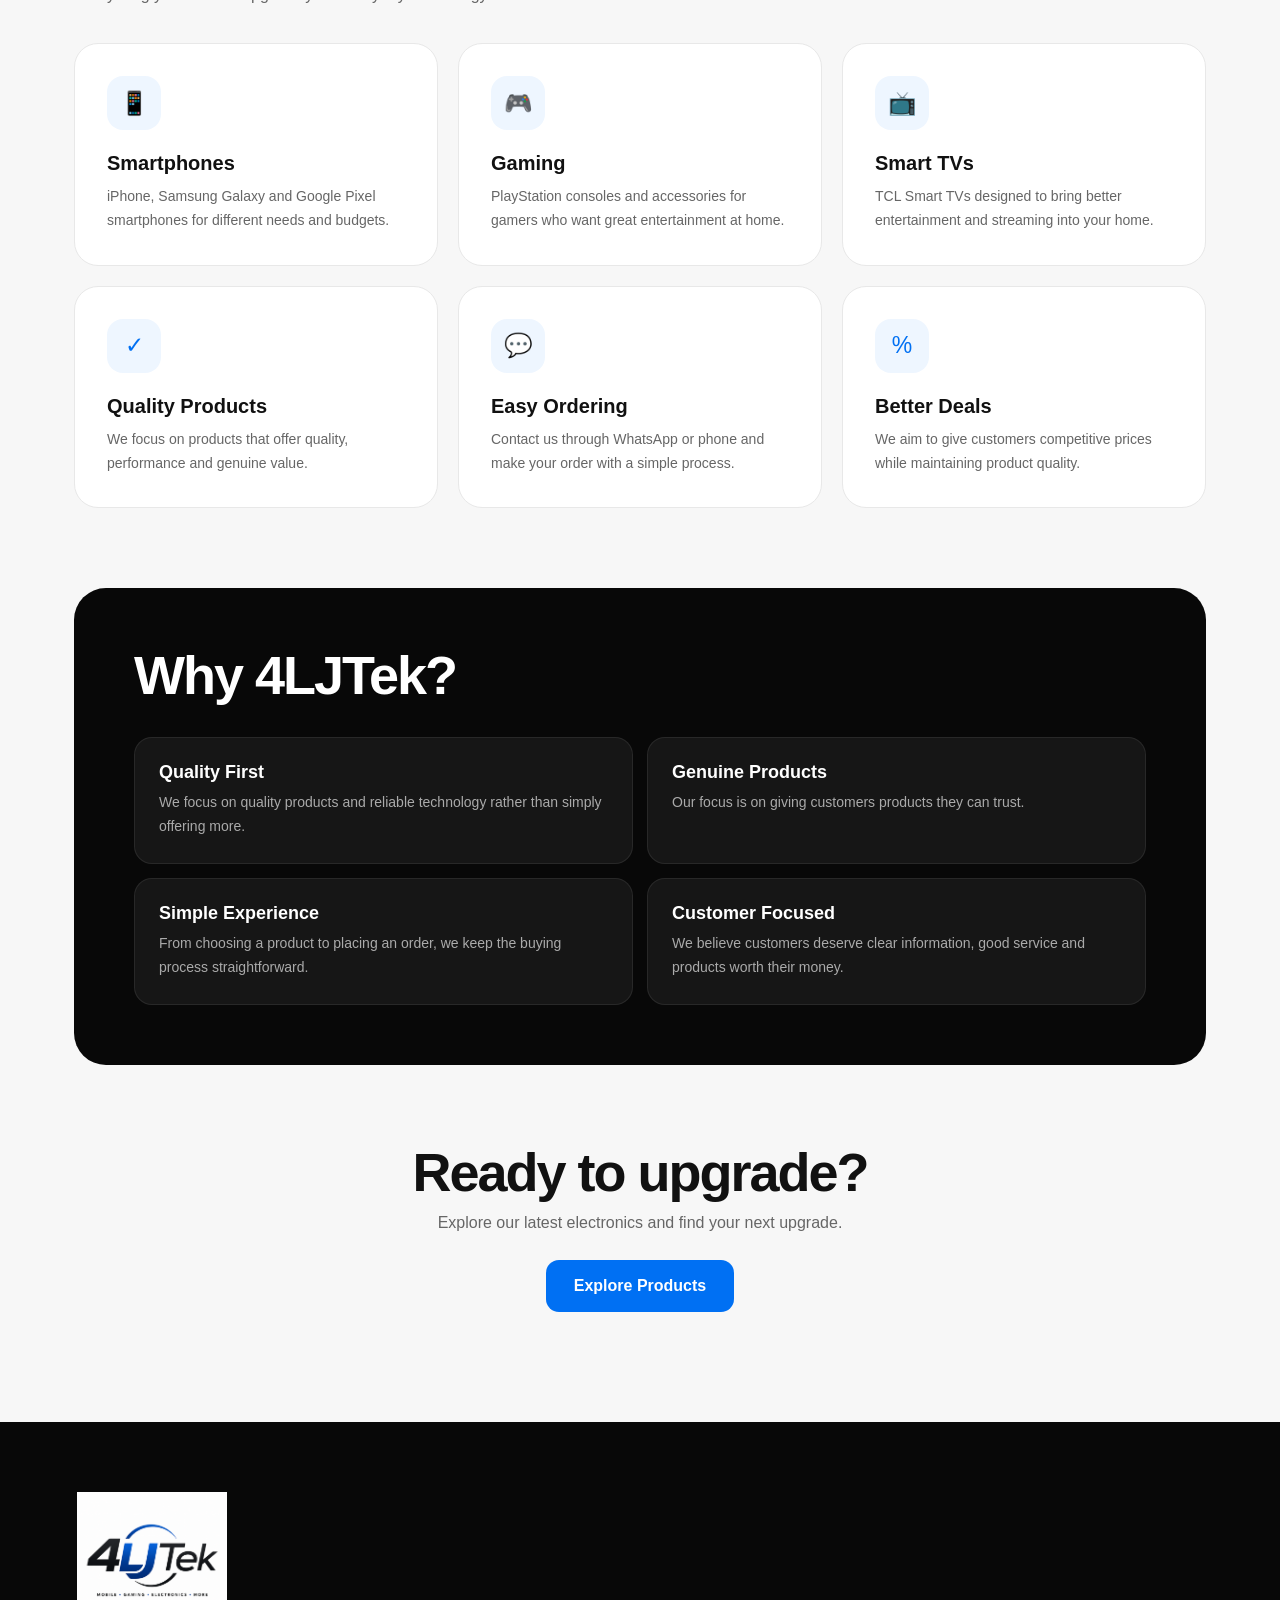
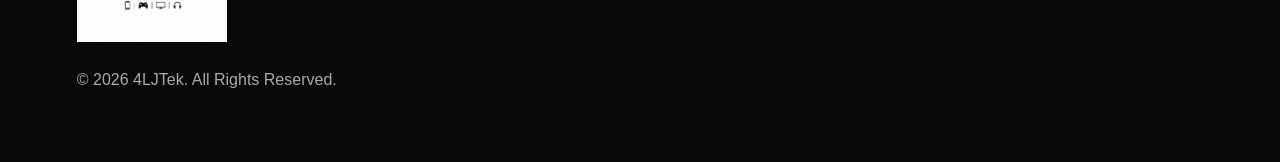
<file: about.html>
<!DOCTYPE html>
<html lang="en">
<head>
    <meta charset="UTF-8">
    <meta name="viewport" content="width=device-width, initial-scale=1.0">

   <title>About 4LJTek | Electronics Store in Nairobi, Kenya</title>

<meta
    name="description"
    content="Learn about 4LJTek, a Nairobi-based electronics store offering smartphones, Google Pixel, Samsung Galaxy, gaming consoles, Smart TVs and accessories."
>

<meta
    name="robots"
    content="index, follow"
>

<link
    rel="canonical"
    href="https://4ljtek-gif.github.io/4ljtek/about.html"
>

<meta property="og:type" content="website">

<meta
    property="og:title"
    content="About 4LJTek | Electronics Store in Nairobi"
>

<meta
    property="og:description"
    content="Learn more about 4LJTek and our focus on quality electronics, genuine devices and better customer experiences."
>

<meta
    property="og:url"
    content="https://4ljtek-gif.github.io/4ljtek/about.html"
>

<meta
    property="og:image"
    content="https://4ljtek-gif.github.io/4ljtek/images/logo.png"
>

<link rel="stylesheet" href="css/style.css"> 
    <style>

        /* ==========================================
           4LJTEK PREMIUM ABOUT PAGE
        ========================================== */

        .about-page {
            background: #f7f7f7;
            color: #111;
        }

        .about-hero {
            background:
                radial-gradient(circle at 20% 20%, rgba(0,112,243,.18), transparent 35%),
                radial-gradient(circle at 80% 80%, rgba(0,112,243,.12), transparent 35%),
                #050505;
            color: #fff;
            text-align: center;
            padding: 110px 7% 100px;
        }

        .about-hero span {
            display: inline-block;
            padding: 9px 16px;
            border: 1px solid rgba(255,255,255,.22);
            border-radius: 999px;
            color: #aaa;
            font-size: 11px;
            font-weight: 700;
            letter-spacing: 2px;
            text-transform: uppercase;
            margin-bottom: 25px;
        }

        .about-hero h1 {
            margin: 0 0 24px;
            font-size: clamp(44px, 7vw, 82px);
            line-height: .98;
            letter-spacing: -3px;
            font-weight: 900;
        }

        .about-hero h1 strong {
            color: #0070f3;
        }

        .about-hero p {
            max-width: 680px;
            margin: 0 auto;
            color: #bdbdbd;
            font-size: 18px;
            line-height: 1.7;
        }

        .about-content {
            max-width: 1180px;
            margin: 0 auto;
            padding: 90px 24px;
        }

        .about-intro {
            display: grid;
            grid-template-columns: 1fr 1fr;
            gap: 70px;
            align-items: center;
            margin-bottom: 80px;
        }

        .about-intro h2 {
            font-size: clamp(36px, 5vw, 58px);
            line-height: 1;
            letter-spacing: -2.5px;
            margin: 0 0 25px;
            font-weight: 900;
        }

        .about-intro h2 span {
            color: #0070f3;
        }

        .about-intro p {
            color: #666;
            font-size: 16px;
            line-height: 1.8;
            margin: 0 0 16px;
        }

        .about-brand-card {
            min-height: 360px;
            display: flex;
            flex-direction: column;
            justify-content: center;
            background:
                radial-gradient(circle at top right, rgba(0,112,243,.25), transparent 35%),
                linear-gradient(145deg, #151515, #050505);
            color: #fff;
            padding: 45px;
            border-radius: 30px;
            box-shadow: 0 25px 60px rgba(0,0,0,.12);
        }

        .about-brand-card .brand-mark {
            font-size: 58px;
            font-weight: 900;
            letter-spacing: -4px;
            margin-bottom: 22px;
        }

        .about-brand-card .brand-mark span {
            color: #0070f3;
        }

        .about-brand-card p {
            color: #aaa;
            font-size: 16px;
            line-height: 1.7;
            margin: 0;
        }

        .mission-card {
            background: #fff;
            border: 1px solid #e8e8e8;
            border-radius: 28px;
            padding: 55px;
            text-align: center;
            margin-bottom: 80px;
        }

        .mission-card small {
            color: #0070f3;
            font-weight: 800;
            font-size: 11px;
            letter-spacing: 2px;
            text-transform: uppercase;
        }

        .mission-card h2 {
            font-size: clamp(34px, 5vw, 52px);
            line-height: 1;
            letter-spacing: -2px;
            margin: 15px 0 20px;
            font-weight: 900;
        }

        .mission-card p {
            max-width: 760px;
            margin: 0 auto;
            color: #666;
            font-size: 16px;
            line-height: 1.8;
        }

        .offer-section {
            margin-bottom: 80px;
        }

        .section-heading {
            margin-bottom: 35px;
        }

        .section-heading h2 {
            font-size: clamp(36px, 5vw, 54px);
            letter-spacing: -2px;
            line-height: 1;
            margin: 0 0 15px;
            font-weight: 900;
        }

        .section-heading p {
            color: #666;
            font-size: 16px;
            line-height: 1.7;
        }

        .offer-grid {
            display: grid;
            grid-template-columns: repeat(3, 1fr);
            gap: 20px;
        }

        .offer-card {
            background: #fff;
            border: 1px solid #e8e8e8;
            border-radius: 24px;
            padding: 32px;
        }

        .offer-icon {
            width: 54px;
            height: 54px;
            display: flex;
            align-items: center;
            justify-content: center;
            background: #eef6ff;
            color: #0070f3;
            border-radius: 16px;
            font-size: 23px;
            margin-bottom: 22px;
        }

        .offer-card h3 {
            margin: 0 0 10px;
            font-size: 20px;
            font-weight: 800;
        }

        .offer-card p {
            margin: 0;
            color: #666;
            font-size: 14px;
            line-height: 1.7;
        }

        .why-section {
            background: #080808;
            color: #fff;
            border-radius: 32px;
            padding: 60px;
            margin-bottom: 80px;
        }

        .why-section h2 {
            font-size: clamp(36px, 5vw, 54px);
            letter-spacing: -2px;
            line-height: 1;
            margin: 0 0 35px;
            font-weight: 900;
        }

        .why-grid {
            display: grid;
            grid-template-columns: repeat(2, 1fr);
            gap: 14px;
        }

        .why-item {
            background: rgba(255,255,255,.06);
            border: 1px solid rgba(255,255,255,.08);
            padding: 24px;
            border-radius: 18px;
        }

        .why-item h3 {
            margin: 0 0 8px;
            font-size: 18px;
        }

        .why-item p {
            color: #aaa;
            margin: 0;
            font-size: 14px;
            line-height: 1.7;
        }

        .about-cta {
            text-align: center;
            padding-bottom: 20px;
        }

        .about-cta h2 {
            font-size: clamp(36px, 5vw, 54px);
            letter-spacing: -2px;
            line-height: 1;
            margin: 0 0 15px;
            font-weight: 900;
        }

        .about-cta p {
            color: #666;
            margin: 0 0 28px;
            font-size: 16px;
        }

        .about-cta a {
            display: inline-flex;
            align-items: center;
            justify-content: center;
            min-height: 52px;
            padding: 0 28px;
            border-radius: 13px;
            background: #0070f3;
            color: #fff;
            text-decoration: none;
            font-weight: 800;
            transition: .25s ease;
        }

        .about-cta a:hover {
            transform: translateY(-2px);
        }


        /* ==========================================
           EXISTING MOBILE LAYOUT
        ========================================== */

        @media (max-width: 700px) {

            .about-hero {
                padding: 75px 22px 70px;
            }

            .about-hero h1 {
                letter-spacing: -2px;
            }

            .about-hero p {
                font-size: 15px;
            }

            .about-content {
                padding: 60px 18px;
            }

            .about-intro {
                grid-template-columns: 1fr;
                gap: 35px;
                margin-bottom: 55px;
            }

            .about-intro h2 {
                letter-spacing: -1.5px;
            }

            .about-brand-card {
                min-height: 280px;
                padding: 32px;
                border-radius: 24px;
            }

            .about-brand-card .brand-mark {
                font-size: 44px;
            }

            .mission-card {
                padding: 35px 24px;
                border-radius: 24px;
                margin-bottom: 55px;
            }

            .offer-section {
                margin-bottom: 55px;
            }

            .offer-grid {
                grid-template-columns: 1fr;
                gap: 14px;
            }

            .offer-card {
                padding: 26px;
            }

            .why-section {
                padding: 35px 22px;
                border-radius: 25px;
                margin-bottom: 55px;
            }

            .why-grid {
                grid-template-columns: 1fr;
            }

            .about-cta {
                padding-bottom: 20px;
            }
        }


        /* ==========================================
           4LJTEK ABOUT PAGE - FINAL MOBILE POLISH
        ========================================== */

        @media (max-width: 768px) {

            .about-page header {
                min-height: 78px !important;
                height: 78px !important;
                padding: 10px 18px !important;
                background: #fff !important;
                border-bottom: 1px solid #ececec !important;
                box-shadow: 0 2px 12px rgba(0,0,0,.035) !important;
                display: flex !important;
                align-items: center !important;
                justify-content: space-between !important;
            }

            .about-page header .logo img {
                width: 128px !important;
                height: auto !important;
            }

            .about-hero {
                padding: 72px 24px 64px !important;
            }

            .about-hero span {
                margin-bottom: 18px !important;
                padding: 8px 14px !important;
                font-size: 10px !important;
                letter-spacing: 1.8px !important;
            }

            .about-hero h1 {
                font-size: 47px !important;
                line-height: .98 !important;
                letter-spacing: -2.7px !important;
                margin-bottom: 20px !important;
            }

            .about-hero p {
                font-size: 14px !important;
                line-height: 1.65 !important;
            }

            .about-content {
                padding: 48px 16px 58px !important;
            }

            .about-intro {
                gap: 28px !important;
                margin-bottom: 46px !important;
            }

            .about-intro h2 {
                font-size: 35px !important;
                line-height: 1.05 !important;
                letter-spacing: -1.7px !important;
                margin-bottom: 18px !important;
            }

            .about-intro p {
                font-size: 14px !important;
                line-height: 1.75 !important;
                margin-bottom: 13px !important;
            }

            .about-brand-card {
                min-height: 250px !important;
                padding: 28px !important;
                border-radius: 22px !important;
            }

            .about-brand-card .brand-mark {
                font-size: 40px !important;
                letter-spacing: -2.5px !important;
            }

            .about-brand-card p {
                font-size: 14px !important;
                line-height: 1.65 !important;
            }

            .mission-card {
                padding: 34px 22px !important;
                border-radius: 22px !important;
                margin-bottom: 48px !important;
            }

            .mission-card small {
                font-size: 10px !important;
                letter-spacing: 1.8px !important;
            }

            .mission-card h2 {
                font-size: 34px !important;
                line-height: 1.05 !important;
                letter-spacing: -1.6px !important;
            }

            .mission-card p {
                font-size: 14px !important;
                line-height: 1.7 !important;
            }

            .offer-section {
                margin-bottom: 48px !important;
            }

            .section-heading {
                margin-bottom: 26px !important;
            }

            .section-heading h2 {
                font-size: 35px !important;
                letter-spacing: -1.7px !important;
            }

            .section-heading p {
                font-size: 14px !important;
                line-height: 1.65 !important;
            }

            .offer-grid {
                gap: 12px !important;
            }

            .offer-card {
                padding: 22px !important;
                border-radius: 19px !important;
            }

            .offer-icon {
                width: 48px !important;
                height: 48px !important;
                border-radius: 14px !important;
                font-size: 21px !important;
                margin-bottom: 17px !important;
            }

            .offer-card h3 {
                font-size: 17px !important;
                margin-bottom: 8px !important;
            }

            .offer-card p {
                font-size: 13px !important;
                line-height: 1.65 !important;
            }

            .why-section {
                padding: 32px 20px !important;
                border-radius: 22px !important;
                margin-bottom: 48px !important;
            }

            .why-section h2 {
                font-size: 35px !important;
                letter-spacing: -1.7px !important;
                margin-bottom: 25px !important;
            }

            .why-grid {
                gap: 10px !important;
            }

            .why-item {
                padding: 20px !important;
                border-radius: 16px !important;
            }

            .why-item h3 {
                font-size: 16px !important;
            }

            .why-item p {
                font-size: 13px !important;
                line-height: 1.6 !important;
            }

            .about-cta {
                padding: 4px 0 12px !important;
            }

            .about-cta h2 {
                font-size: 35px !important;
                letter-spacing: -1.7px !important;
            }

            .about-cta p {
                font-size: 14px !important;
                line-height: 1.6 !important;
                margin-bottom: 22px !important;
            }

            .about-cta a {
                width: 100% !important;
                min-height: 52px !important;
                border-radius: 13px !important;
                padding: 0 20px !important;
            }

            .about-page footer {
                padding: 30px 18px !important;
            }

            .about-page footer .logo img {
                width: 112px !important;
            }

            .about-page footer p {
                font-size: 12px !important;
                line-height: 1.5 !important;
            }
        }


        /* ==========================================
           SMALL PHONES
        ========================================== */

        @media (max-width: 430px) {

            .about-page header .logo img {
                width: 124px !important;
            }

            .about-hero {
                padding: 62px 22px 56px !important;
            }

            .about-hero h1 {
                font-size: 43px !important;
                letter-spacing: -2.4px !important;
            }

            .about-content {
                padding-left: 14px !important;
                padding-right: 14px !important;
            }

            .about-intro h2,
            .section-heading h2,
            .why-section h2,
            .about-cta h2 {
                font-size: 33px !important;
            }

            .about-brand-card {
                min-height: 230px !important;
                padding: 25px !important;
            }

            .mission-card {
                padding: 30px 20px !important;
            }

            .offer-card {
                padding: 20px !important;
            }

            .why-section {
                padding: 28px 18px !important;
            }
        }

    </style>
</head>

<body class="about-page">

    <header>
        <div class="logo">
            <img src="images/logo.png" alt="4LJTek Logo">
        </div>

        <nav>
            <ul>
                <li><a href="index.html">Home</a></li>
                <li><a href="products.html">Products</a></li>
                <li><a href="about.html">About</a></li>
                <li><a href="contact.html">Contact</a></li>
            </ul>
        </nav>
    </header>


    <!-- ==========================================
         ABOUT HERO
    ========================================== -->

    <section class="about-hero">

        <span>About 4LJTek</span>

        <h1>
            Technology.<br>
            <strong>Done Better.</strong>
        </h1>

        <p>
            4LJTek is a premium electronics store focused on
            quality products, genuine devices and better deals.
        </p>

    </section>


    <!-- ==========================================
         ABOUT CONTENT
    ========================================== -->

    <main class="about-content">


        <!-- INTRO -->

        <section class="about-intro">

            <div>

                <h2>
                    More than a store.<br>
                    <span>A better choice.</span>
                </h2>

                <p>
                    At 4LJTek, we believe buying electronics should
                    be simple, reliable and worth your money.
                </p>

                <p>
                    We specialize in quality electronics including
                    smartphones, televisions, gaming consoles,
                    accessories and more.
                </p>

                <p>
                    Our goal is to give customers access to products
                    they can trust while making the buying experience
                    straightforward from start to finish.
                </p>

            </div>


            <div class="about-brand-card">

                <div class="brand-mark">
                    4LJ<span>Tek</span>
                </div>

                <p>
                    Premium electronics for people who care about
                    quality, performance and getting genuine value
                    from every purchase.
                </p>

            </div>

        </section>


        <!-- MISSION -->

        <section class="mission-card">

            <small>Our Mission</small>

            <h2>
                Quality Over Quantity.
            </h2>

            <p>
                We focus on offering quality electronics rather than
                simply filling a catalogue. Every product category
                is selected around what customers actually want,
                from smartphones and gaming consoles to Smart TVs
                and accessories.
            </p>

        </section>


        <!-- WHAT WE OFFER -->

        <section class="offer-section">

            <div class="section-heading">

                <h2>
                    What We Offer
                </h2>

                <p>
                    Everything you need to upgrade your everyday
                    technology and entertainment.
                </p>

            </div>


            <div class="offer-grid">


                <div class="offer-card">

                    <div class="offer-icon">
                        📱
                    </div>

                    <h3>
                        Smartphones
                    </h3>

                    <p>
                        iPhone, Samsung Galaxy and Google Pixel
                        smartphones for different needs and budgets.
                    </p>

                </div>


                <div class="offer-card">

                    <div class="offer-icon">
                        🎮
                    </div>

                    <h3>
                        Gaming
                    </h3>

                    <p>
                        PlayStation consoles and accessories for
                        gamers who want great entertainment at home.
                    </p>

                </div>


                <div class="offer-card">

                    <div class="offer-icon">
                        📺
                    </div>

                    <h3>
                        Smart TVs
                    </h3>

                    <p>
                        TCL Smart TVs designed to bring better
                        entertainment and streaming into your home.
                    </p>

                </div>


                <div class="offer-card">

                    <div class="offer-icon">
                        ✓
                    </div>

                    <h3>
                        Quality Products
                    </h3>

                    <p>
                        We focus on products that offer quality,
                        performance and genuine value.
                    </p>

                </div>


                <div class="offer-card">

                    <div class="offer-icon">
                        💬
                    </div>

                    <h3>
                        Easy Ordering
                    </h3>

                    <p>
                        Contact us through WhatsApp or phone and
                        make your order with a simple process.
                    </p>

                </div>


                <div class="offer-card">

                    <div class="offer-icon">
                        %
                    </div>

                    <h3>
                        Better Deals
                    </h3>

                    <p>
                        We aim to give customers competitive prices
                        while maintaining product quality.
                    </p>

                </div>

            </div>

        </section>


        <!-- WHY 4LJTEK -->

        <section class="why-section">

            <h2>
                Why 4LJTek?
            </h2>


            <div class="why-grid">


                <div class="why-item">

                    <h3>
                        Quality First
                    </h3>

                    <p>
                        We focus on quality products and reliable
                        technology rather than simply offering more.
                    </p>

                </div>


                <div class="why-item">

                    <h3>
                        Genuine Products
                    </h3>

                    <p>
                        Our focus is on giving customers products
                        they can trust.
                    </p>

                </div>


                <div class="why-item">

                    <h3>
                        Simple Experience
                    </h3>

                    <p>
                        From choosing a product to placing an order,
                        we keep the buying process straightforward.
                    </p>

                </div>


                <div class="why-item">

                    <h3>
                        Customer Focused
                    </h3>

                    <p>
                        We believe customers deserve clear information,
                        good service and products worth their money.
                    </p>

                </div>

            </div>

        </section>


        <!-- CTA -->

        <section class="about-cta">

            <h2>
                Ready to upgrade?
            </h2>

            <p>
                Explore our latest electronics and find your next upgrade.
            </p>

            <a href="products.html">
                Explore Products
            </a>

        </section>


    </main>


    <!-- ==========================================
         FOOTER
    ========================================== -->

    <footer>

        <div class="logo">
            <img src="images/logo.png" alt="4LJTek Logo">
        </div>

        <p>
            © 2026 4LJTek. All Rights Reserved.
        </p>

    </footer>


</body>
</html>
</file>
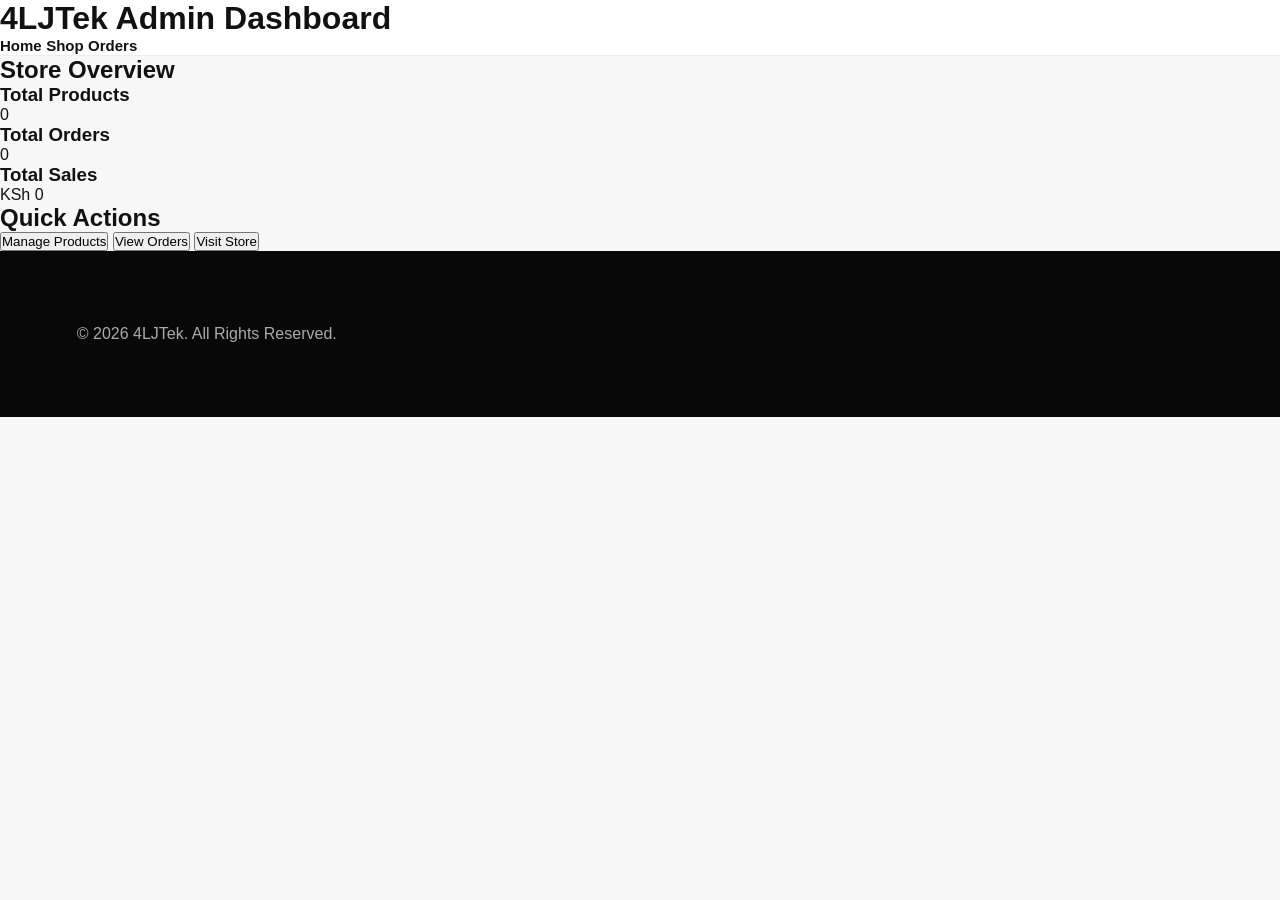
<file: admin.html>
<!DOCTYPE html>
<html lang="en">
<head>
    <meta charset="UTF-8">
    <meta name="viewport" content="width=device-width, initial-scale=1.0">
    <title>4LJTek Admin Dashboard</title>
    <link rel="stylesheet" href="css/style.css">
</head>
<body>

<header>
    <div class="container">
        <h1>4LJTek Admin Dashboard</h1>
        <nav>
            <a href="index.html">Home</a>
            <a href="shop.html">Shop</a>
            <a href="orders.html">Orders</a>
        </nav>
    </div>
</header>

<main class="container">

    <section class="admin-section">
        <h2>Store Overview</h2>

        <div class="admin-cards">
            <div class="card">
                <h3>Total Products</h3>
                <p id="total-products">0</p>
            </div>

            <div class="card">
                <h3>Total Orders</h3>
                <p id="total-orders">0</p>
            </div>

            <div class="card">
                <h3>Total Sales</h3>
                <p>KSh <span id="total-sales">0</span></p>
            </div>
        </div>
    </section>

    <section class="admin-section">
        <h2>Quick Actions</h2>

        <button class="btn" onclick="location.href='products.html'">
            Manage Products
        </button>

        <button class="btn" onclick="location.href='orders.html'">
            View Orders
        </button>

        <button class="btn" onclick="location.href='index.html'">
            Visit Store
        </button>
    </section>

</main>

<footer>
    <div class="container">
        <p>&copy; 2026 4LJTek. All Rights Reserved.</p>
    </div>
</footer>

<script>
const products = JSON.parse(localStorage.getItem("products")) || [];
const orders = JSON.parse(localStorage.getItem("orders")) || [];

let sales = 0;

orders.forEach(order => {
    sales += order.total || 0;
});

document.getElementById("total-products").textContent = products.length;
document.getElementById("total-orders").textContent = orders.length;
document.getElementById("total-sales").textContent = sales.toLocaleString();
</script>

</body>
</html>
</file>
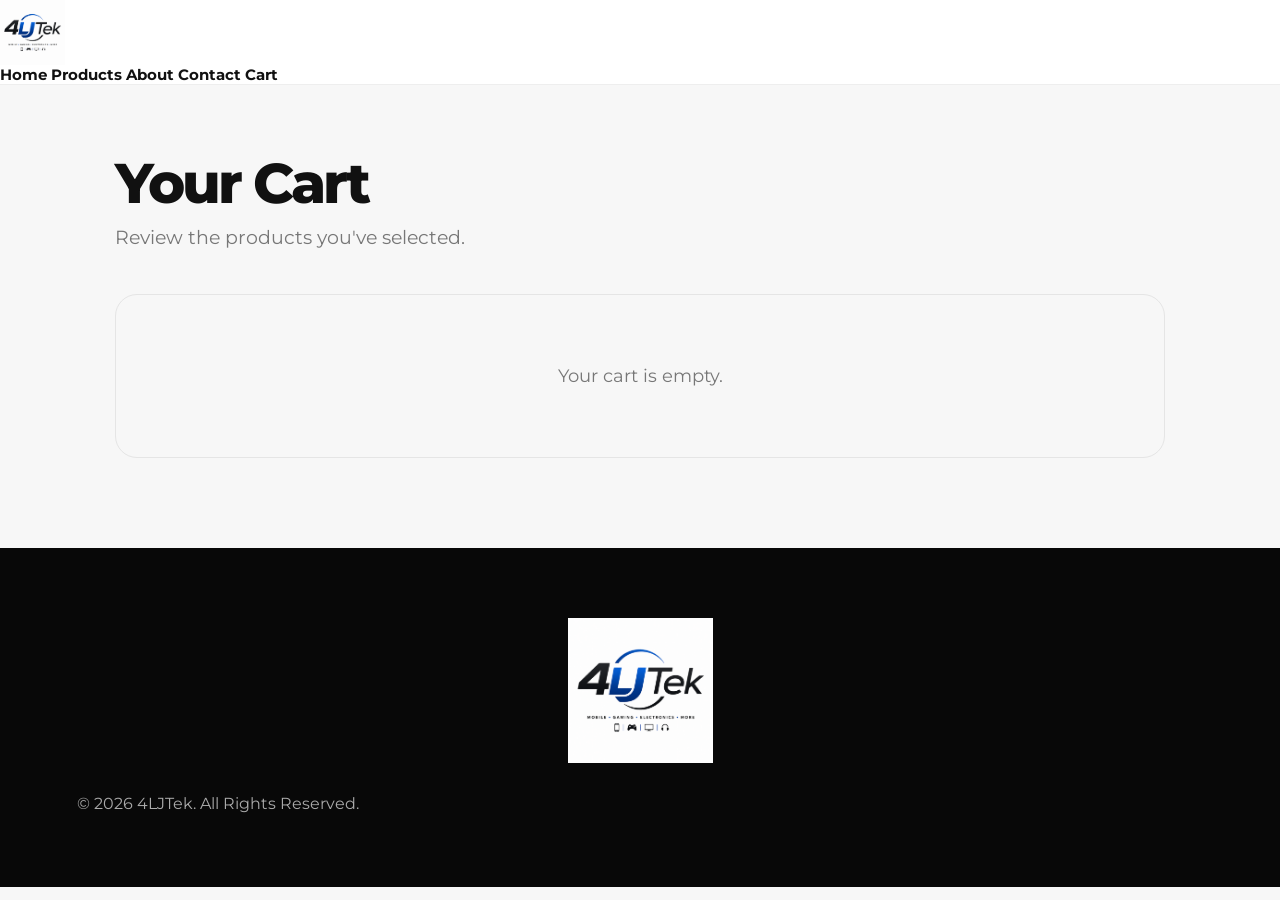
<file: cart.html>
<!DOCTYPE html>
<html lang="en">

<head>

    <meta charset="UTF-8">

    <meta
        name="viewport"
        content="width=device-width, initial-scale=1.0"
    >

    <title>Cart | 4LJTek</title>

    <link
        rel="stylesheet"
        href="css/style.css"
    >

    <link
        rel="preconnect"
        href="https://fonts.googleapis.com"
    >

    <link
        rel="preconnect"
        href="https://fonts.gstatic.com"
        crossorigin
    >

    <link
        href="https://fonts.googleapis.com/css2?family=Montserrat:wght@400;500;600;700;800&display=swap"
        rel="stylesheet"
    >


    <style>

        /* ==========================================
           CART PAGE
        ========================================== */

        .cart-page {

            max-width: 1100px;

            margin: 0 auto;

            padding:
                70px 25px 90px;
        }


        .cart-page h1 {

            font-size: 56px;

            font-weight: 800;

            line-height: 1;

            letter-spacing: -3px;

            margin-bottom: 15px;
        }


        .cart-subtitle {

            font-size: 19px;

            color: #777;

            margin-bottom: 45px;
        }


        /* ==========================================
           EMPTY CART
        ========================================== */

        #empty-cart {

            text-align: center;

            padding: 70px 20px;

            background: #f7f7f7;

            border:
                1px solid #e5e5e5;

            border-radius: 22px;

            color: #777;

            font-size: 18px;
        }


        /* ==========================================
           CART ITEMS
        ========================================== */

        #cart-items {

            display: flex;

            flex-direction: column;

            gap: 18px;
        }


        .cart-item {

            display: grid;

            grid-template-columns:
                150px 1fr;

            gap: 25px;

            background: #f7f7f7;

            border:
                1px solid #e2e2e2;

            border-radius: 22px;

            padding: 20px;

            align-items: center;
        }


        /* PRODUCT IMAGE */

        .cart-product-image {

            width: 150px;

            height: 150px;

            object-fit: contain;

            background: #fff;

            border-radius: 16px;

            padding: 12px;

            box-sizing: border-box;
        }


        /* PRODUCT INFO */

        .cart-product-info h3 {

            font-size: 25px;

            font-weight: 800;

            margin:
                0 0 10px;
        }


        .cart-unit-price {

            font-size: 17px;

            font-weight: 700;

            color: #111;

            margin:
                0 0 6px;
        }


        .cart-subtotal {

            font-size: 16px;

            font-weight: 600;

            color: #666;

            margin:
                0 0 18px;
        }


        /* ==========================================
           QUANTITY
        ========================================== */

        .cart-quantity {

            display: flex;

            align-items: center;

            gap: 12px;

            margin-bottom: 18px;
        }


        .quantity-btn {

            width: 46px;

            height: 46px;

            border:
                1px solid #ccc;

            border-radius: 12px;

            background: #fff;

            color: #111;

            font-size: 24px;

            font-weight: 600;

            cursor: pointer;

            display: flex;

            align-items: center;

            justify-content: center;

            transition: .2s ease;
        }


        .quantity-btn:hover {

            transform:
                translateY(-2px);
        }


        .quantity-number {

            min-width: 35px;

            text-align: center;

            font-size: 20px;

            font-weight: 800;
        }


        /* ==========================================
           REMOVE
        ========================================== */

        .remove-cart-btn {

            padding:
                11px 18px;

            border: 0;

            border-radius: 10px;

            background: #111;

            color: #fff;

            font-family: inherit;

            font-size: 14px;

            font-weight: 700;

            cursor: pointer;
        }


        .remove-cart-btn:hover {

            background: #333;
        }


        /* ==========================================
           ORDER SUMMARY
        ========================================== */

        #cart-summary {

            background:
                #111 !important;

            color: #fff;

            border-radius: 22px;

            padding: 32px;

            margin-top: 30px !important;
        }


        #cart-summary h3 {

            font-size: 29px;

            font-weight: 800;

            margin:
                0 0 20px;
        }


        #cart-summary p {

            font-size: 18px;

            color: #ddd;

            margin:
                10px 0;
        }


        #cart-summary strong {

            color: #fff;
        }


        /* ==========================================
           SUMMARY BUTTONS
        ========================================== */

        #cart-summary .product-actions {

            display: grid;

            grid-template-columns:
                1fr 1fr;

            gap: 12px;

            margin-top: 28px;
        }


        #cart-summary
        .product-actions button,

        #cart-summary
        .product-actions a {

            min-height: 55px;

            border: 0;

            border-radius: 13px;

            font-family: inherit;

            font-size: 15px;

            font-weight: 800;

            cursor: pointer;

            text-decoration: none;

            display: flex;

            align-items: center;

            justify-content: center;

            box-sizing: border-box;
        }


        /* CHECKOUT */

        #checkout-btn {

            background:
                #fff;

            color:
                #111;
        }


        #checkout-btn:hover {

            background:
                #f0f0f0;
        }


        /* WHATSAPP */

        #cart-whatsapp {

            background:
                #25D366;

            color:
                #fff;
        }


        /* CALL */

        #cart-call {

            background:
                #fff;

            color:
                #111;
        }


        /* CLEAR CART */

        #clear-cart {

            margin-top:
                18px;

            padding:
                12px 20px;

            border:
                1px solid #555 !important;

            border-radius:
                10px;

            background:
                transparent;

            color:
                #fff;

            font-family:
                inherit;

            font-size:
                14px;

            font-weight:
                600;

            cursor:
                pointer;
        }


        #clear-cart:hover {

            background:
                #222;
        }


        /* ==========================================
           CART FOOTER LOGO
        ========================================== */

        footer .footer-logo {

            margin-bottom:
                28px;
        }


        footer .footer-logo img {

            display: block;

            width: 145px;

            height: auto;

            max-width: 100%;

            margin: 0 auto;

            object-fit: contain;
        }


        /* ==========================================
           MOBILE
        ========================================== */

        @media (max-width: 600px) {

            .cart-page {

                padding:
                    50px 18px 70px;
            }


            .cart-page h1 {

                font-size:
                    45px;

                letter-spacing:
                    -2px;
            }


            .cart-subtitle {

                font-size:
                    17px;

                line-height:
                    1.5;

                margin-bottom:
                    30px;
            }


            .cart-item {

                grid-template-columns:
                    1fr;

                gap:
                    18px;

                padding:
                    18px;

                border-radius:
                    20px;
            }


            .cart-product-image {

                width:
                    100%;

                height:
                    220px;
            }


            .cart-product-info h3 {

                font-size:
                    23px;

                margin-bottom:
                    10px;
            }


            .cart-unit-price {

                font-size:
                    16px;
            }


            .cart-subtotal {

                font-size:
                    15px;
            }


            .cart-quantity {

                margin-bottom:
                    16px;
            }


            .quantity-btn {

                width:
                    48px;

                height:
                    48px;
            }


            #cart-summary {

                padding:
                    25px;

                border-radius:
                    20px;
            }


            #cart-summary h3 {

                font-size:
                    25px;
            }


            #cart-summary
            .product-actions {

                grid-template-columns:
                    1fr;
            }


            footer .footer-logo {

                margin-bottom:
                    24px;
            }


            footer .footer-logo img {

                width:
                    120px;
            }

        }

    </style>

</head>


<body>


<!-- ==========================================
     HEADER
========================================== -->

<header class="site-header">

    <div class="logo">

        <a href="index.html">

            <img
                src="images/logo.png"
                alt="4LJTek"
            >

        </a>

    </div>


    <nav>

        <a href="index.html">
            Home
        </a>

        <a href="products.html">
            Products
        </a>

        <a href="about.html">
            About
        </a>

        <a href="contact.html">
            Contact
        </a>

        <a href="cart.html">
            Cart
        </a>

    </nav>

</header>


<!-- ==========================================
     CART
========================================== -->

<main class="cart-page">

    <h1>
        Your Cart
    </h1>


    <p class="cart-subtitle">
        Review the products you've selected.
    </p>


    <!--
        IMPORTANT:
        script.js controls everything inside
        this container.
    -->

    <div id="cart-items">

        <p id="empty-cart">
            Your cart is empty.
        </p>

    </div>


    <!-- ======================================
         ORDER SUMMARY
    ======================================= -->

    <div
        id="cart-summary"
        style="display:none;"
    >

        <h3>
            Order Summary
        </h3>


        <p>

            Items:

            <strong id="cart-count">
                0
            </strong>

        </p>


        <p>

            Total:

            <strong id="cart-total">
                KSh 0
            </strong>

        </p>


        <div class="product-actions">


            <!-- CHECKOUT -->

            <a
                href="checkout.html"
                id="checkout-btn"
            >
                Proceed to Checkout
            </a>


            <!-- WHATSAPP -->

            <button
                type="button"
                id="cart-whatsapp"
            >
                Order via WhatsApp
            </button>


            <!-- CALL -->

            <button
                type="button"
                id="cart-call"
            >
                Call 4LJTek
            </button>


        </div>


        <button
            type="button"
            id="clear-cart"
        >
            Clear Cart
        </button>


    </div>

</main>


<!-- ==========================================
     FOOTER
========================================== -->

<footer>

    <div class="footer-logo">

        <img
            src="images/logo.png"
            alt="4LJTek"
        >

    </div>


    <p>
        © 2026 4LJTek. All Rights Reserved.
    </p>

</footer>


<!--
    ONLY ONE CART JAVASCRIPT SYSTEM.
    The old duplicate cart script has been removed.
-->

<script src="js/script.js?v=12"></script>


</body>

</html>
</file>
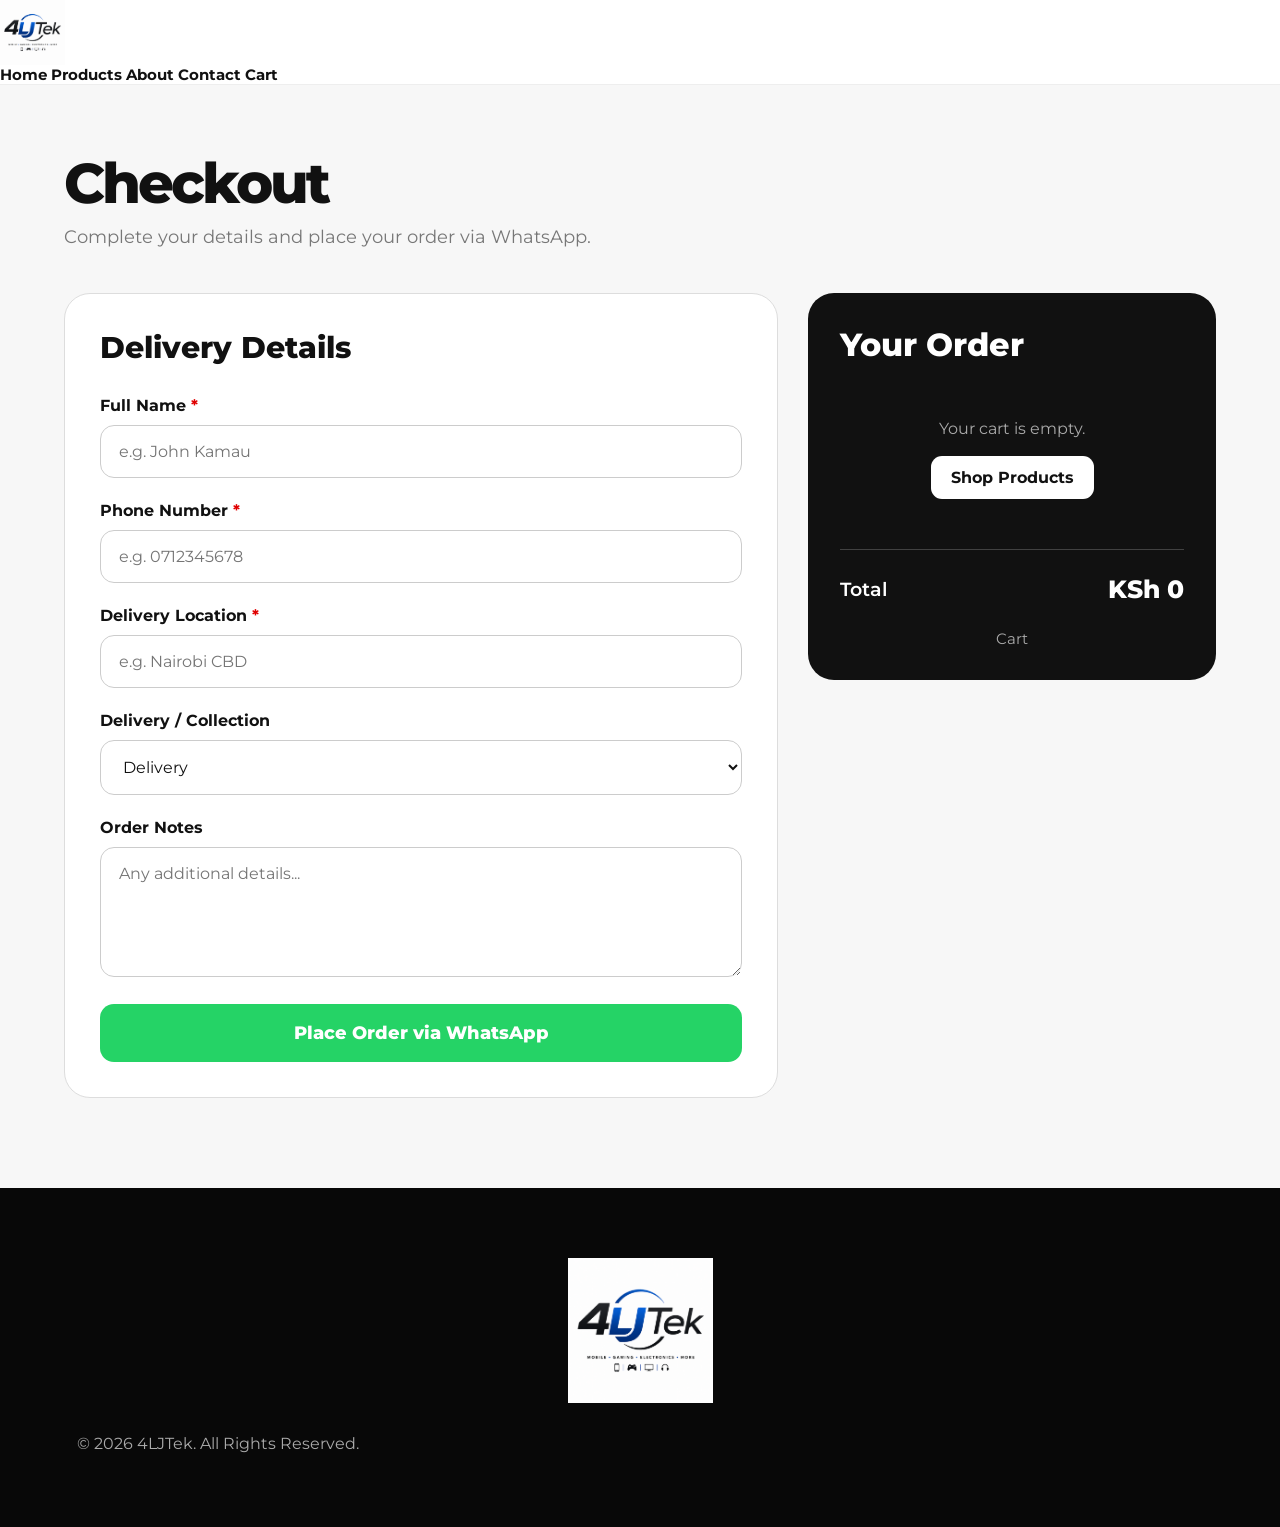
<file: checkout.html>
<!DOCTYPE html>
<html lang="en">

<head>

    <meta charset="UTF-8">

    <meta
        name="viewport"
        content="width=device-width, initial-scale=1.0"
    >

    <title>Checkout | 4LJTek</title>

    <link
        rel="stylesheet"
        href="css/style.css"
    >

    <link
        rel="preconnect"
        href="https://fonts.googleapis.com"
    >

    <link
        rel="preconnect"
        href="https://fonts.gstatic.com"
        crossorigin
    >

    <link
        href="https://fonts.googleapis.com/css2?family=Montserrat:wght@400;500;600;700;800&display=swap"
        rel="stylesheet"
    >


    <style>

        /* ==========================================
           CHECKOUT PAGE
        ========================================== */

        .checkout-page {

            max-width: 1200px;

            margin: 0 auto;

            padding:
                70px 24px 90px;
        }


        /* ==========================================
           HERO
        ========================================== */

        .checkout-hero {

            margin-bottom:
                45px;
        }


        .checkout-hero h1 {

            font-size:
                56px;

            font-weight:
                800;

            line-height:
                1;

            letter-spacing:
                -3px;

            margin:
                0 0 15px;
        }


        .checkout-hero p {

            margin:
                0;

            color:
                #777;

            font-size:
                18px;
        }


        /* ==========================================
           LAYOUT
        ========================================== */

        .checkout-layout {

            display:
                grid;

            grid-template-columns:
                1.4fr .8fr;

            gap:
                30px;

            align-items:
                start;
        }


        /* ==========================================
           FORM
        ========================================== */

        .checkout-form-card {

            background:
                #fff;

            border:
                1px solid #ddd;

            border-radius:
                26px;

            padding:
                35px;
        }


        .checkout-form-card h2 {

            margin:
                0 0 30px;

            font-size:
                30px;

            font-weight:
                800;
        }


        .form-group {

            margin-bottom:
                23px;
        }


        .form-group label {

            display:
                block;

            font-size:
                16px;

            font-weight:
                700;

            margin-bottom:
                10px;
        }


        .form-group label span {

            color:
                #e00000;
        }


        .form-group input,
        .form-group select,
        .form-group textarea {

            width:
                100%;

            box-sizing:
                border-box;

            padding:
                16px 18px;

            border:
                1px solid #ccc;

            border-radius:
                14px;

            background:
                #fff;

            color:
                #111;

            font-family:
                inherit;

            font-size:
                16px;

            outline:
                none;

            transition:
                .2s ease;
        }


        .form-group input:focus,
        .form-group select:focus,
        .form-group textarea:focus {

            border-color:
                #111;

            box-shadow:
                0 0 0 3px rgba(0,0,0,.06);
        }


        .form-group textarea {

            min-height:
                130px;

            resize:
                vertical;
        }


        /* ==========================================
           PLACE ORDER
        ========================================== */

        .place-order-btn {

            width:
                100%;

            border:
                0;

            border-radius:
                14px;

            padding:
                18px;

            background:
                #25D366;

            color:
                #fff;

            font-family:
                inherit;

            font-size:
                18px;

            font-weight:
                800;

            cursor:
                pointer;

            transition:
                .2s ease;
        }


        .place-order-btn:hover {

            transform:
                translateY(-2px);

            background:
                #1fbd5b;
        }


        /* ==========================================
           ORDER SUMMARY
        ========================================== */

        .checkout-summary {

            background:
                #111;

            color:
                #fff;

            border-radius:
                26px;

            padding:
                32px;

            position:
                sticky;

            top:
                25px;
        }


        .checkout-summary h2 {

            margin:
                0 0 25px;

            font-size:
                32px;

            font-weight:
                800;
        }


        #checkout-items {

            margin-bottom:
                20px;
        }


        .checkout-item {

            display:
                flex;

            justify-content:
                space-between;

            gap:
                20px;

            padding:
                17px 0;

            border-bottom:
                1px solid rgba(255,255,255,.14);
        }


        .checkout-item-name {

            font-size:
                15px;

            line-height:
                1.5;
        }


        .checkout-item-price {

            font-size:
                15px;

            font-weight:
                700;

            white-space:
                nowrap;
        }


        /* ==========================================
           TOTAL
        ========================================== */

        .checkout-total {

            display:
                flex;

            justify-content:
                space-between;

            align-items:
                center;

            gap:
                20px;

            padding-top:
                24px;

            margin-top:
                10px;

            border-top:
                1px solid rgba(255,255,255,.2);
        }


        .checkout-total span {

            font-size:
                19px;

            font-weight:
                600;
        }


        .checkout-total strong {

            font-size:
                25px;

            font-weight:
                800;
        }


        /* ==========================================
           BACK TO CART
        ========================================== */

        .back-cart {

            display:
                block;

            margin-top:
                25px;

            text-align:
                center;

            color:
                #aaa;

            text-decoration:
                none;

            font-size:
                15px;
        }


        .back-cart:hover {

            color:
                #fff;
        }


        /* ==========================================
           EMPTY CHECKOUT
        ========================================== */

        .empty-checkout {

            text-align:
                center;

            padding:
                30px 10px;

            color:
                #aaa;
        }


        .empty-checkout a {

            display:
                inline-block;

            margin-top:
                18px;

            padding:
                12px 20px;

            border-radius:
                11px;

            background:
                #fff;

            color:
                #111;

            text-decoration:
                none;

            font-weight:
                700;
        }


        /* ==========================================
           CHECKOUT FOOTER LOGO
        ========================================== */

        footer .footer-logo {

            margin-bottom:
                28px;
        }


        footer .footer-logo img {

            display:
                block;

            width:
                145px;

            height:
                auto;

            max-width:
                100%;

            margin:
                0 auto;

            object-fit:
                contain;
        }


        /* ==========================================
           MOBILE
        ========================================== */

        @media (max-width: 800px) {

            .checkout-page {

                padding:
                    50px 17px 70px;
            }


            .checkout-hero {

                margin-bottom:
                    30px;
            }


            .checkout-hero h1 {

                font-size:
                    43px;

                letter-spacing:
                    -2px;
            }


            .checkout-hero p {

                font-size:
                    16px;

                line-height:
                    1.5;
            }


            .checkout-layout {

                grid-template-columns:
                    1fr;

                gap:
                    22px;
            }


            .checkout-form-card {

                padding:
                    25px 18px;

                border-radius:
                    21px;
            }


            .checkout-form-card h2 {

                font-size:
                    26px;
            }


            .checkout-summary {

                padding:
                    25px 20px;

                border-radius:
                    22px;

                position:
                    static;
            }


            .checkout-summary h2 {

                font-size:
                    29px;
            }


            .checkout-item {

                gap:
                    12px;
            }


            .checkout-item-name,
            .checkout-item-price {

                font-size:
                    14px;
            }


            .checkout-total strong {

                font-size:
                    21px;
            }


            .place-order-btn {

                font-size:
                    17px;

                padding:
                    17px;
            }


            footer .footer-logo {

                margin-bottom:
                    24px;
            }


            footer .footer-logo img {

                width:
                    120px;
            }

        }

    </style>

</head>


<body>


<!-- ==========================================
     HEADER
========================================== -->

<header class="site-header">

    <div class="logo">

        <a href="index.html">

            <img
                src="images/logo.png"
                alt="4LJTek"
            >

        </a>

    </div>


    <nav>

        <a href="index.html">
            Home
        </a>

        <a href="products.html">
            Products
        </a>

        <a href="about.html">
            About
        </a>

        <a href="contact.html">
            Contact
        </a>

        <a href="cart.html">
            Cart
        </a>

    </nav>

</header>


<!-- ==========================================
     CHECKOUT
========================================== -->

<main class="checkout-page">


    <section class="checkout-hero">

        <h1>
            Checkout
        </h1>

        <p>
            Complete your details and place your order via WhatsApp.
        </p>

    </section>


    <div class="checkout-layout">


        <!-- ======================================
             CUSTOMER DETAILS
        ======================================= -->

        <section class="checkout-form-card">

            <h2>
                Delivery Details
            </h2>


            <form id="checkout-form">


                <div class="form-group">

                    <label for="customer-name">
                        Full Name <span>*</span>
                    </label>

                    <input
                        type="text"
                        id="customer-name"
                        placeholder="e.g. John Kamau"
                        autocomplete="name"
                        required
                    >

                </div>


                <div class="form-group">

                    <label for="customer-phone">
                        Phone Number <span>*</span>
                    </label>

                    <input
                        type="tel"
                        id="customer-phone"
                        placeholder="e.g. 0712345678"
                        autocomplete="tel"
                        required
                    >

                </div>


                <div class="form-group">

                    <label for="delivery-location">
                        Delivery Location <span>*</span>
                    </label>

                    <input
                        type="text"
                        id="delivery-location"
                        placeholder="e.g. Nairobi CBD"
                        autocomplete="street-address"
                        required
                    >

                </div>


                <div class="form-group">

                    <label for="delivery-method">
                        Delivery / Collection
                    </label>

                    <select id="delivery-method">

                        <option value="Delivery">
                            Delivery
                        </option>

                        <option value="Collection">
                            Collection
                        </option>

                    </select>

                </div>


                <div class="form-group">

                    <label for="order-notes">
                        Order Notes
                    </label>

                    <textarea
                        id="order-notes"
                        placeholder="Any additional details..."
                    ></textarea>

                </div>


                <button
                    type="submit"
                    class="place-order-btn"
                >
                    Place Order via WhatsApp
                </button>


            </form>

        </section>


        <!-- ======================================
             ORDER SUMMARY
        ======================================= -->

        <aside class="checkout-summary">


            <h2>
                Your Order
            </h2>


            <!--
                script.js automatically fills
                this section with the cart items.
            -->

            <div id="checkout-items">

                <div class="empty-checkout">
                    Loading your order...
                </div>

            </div>


            <div class="checkout-total">

                <span>
                    Total
                </span>

                <strong id="checkout-total">
                    KSh 0
                </strong>

            </div>


            <a
                href="cart.html"
                class="back-cart"
            >
                ← Back to Cart
            </a>


        </aside>


    </div>

</main>


<!-- ==========================================
     FOOTER
========================================== -->

<footer>

    <div class="footer-logo">

        <img
            src="images/logo.png"
            alt="4LJTek"
        >

    </div>


    <p>
        © 2026 4LJTek. All Rights Reserved.
    </p>

</footer>


<!--
    IMPORTANT:
    Only the new central script.js is loaded.
    There is NO duplicate checkout JavaScript here.
-->

<script src="js/script.js?v=12"></script>


</body>

</html>
</file>
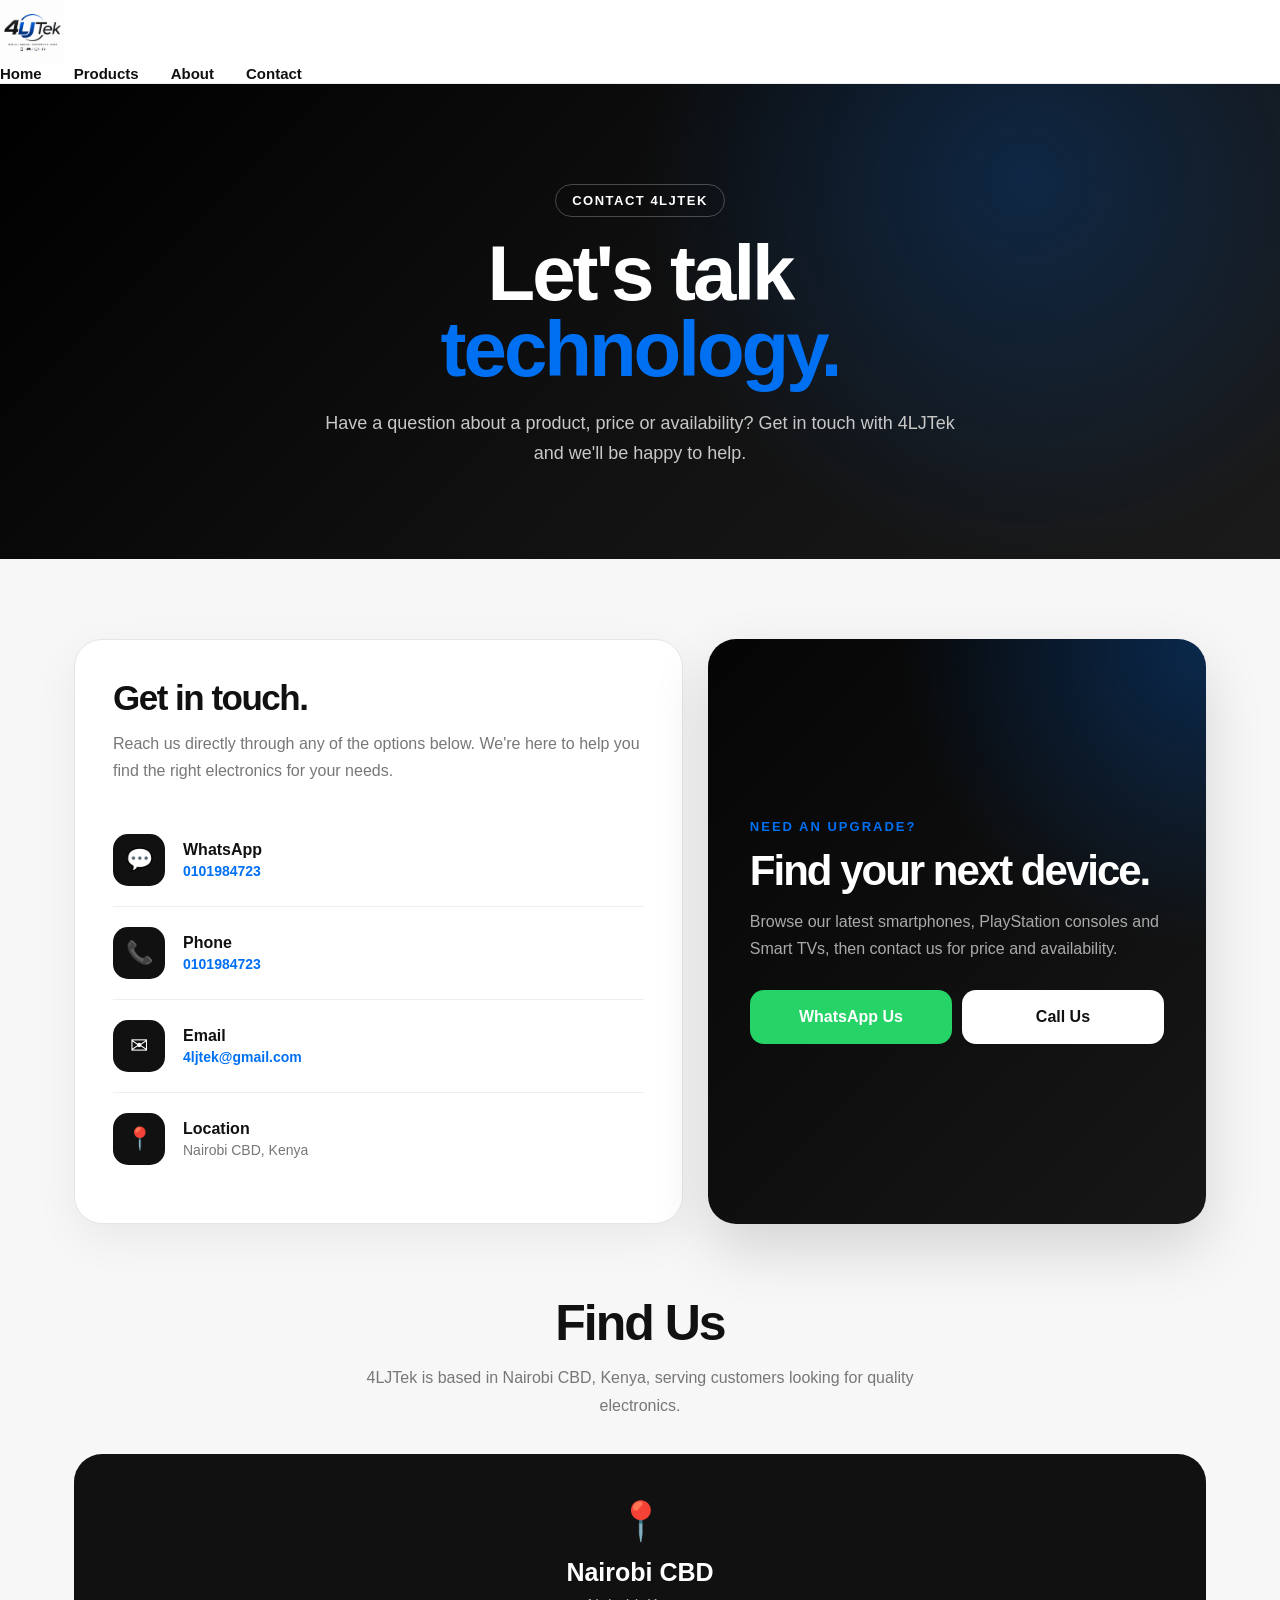
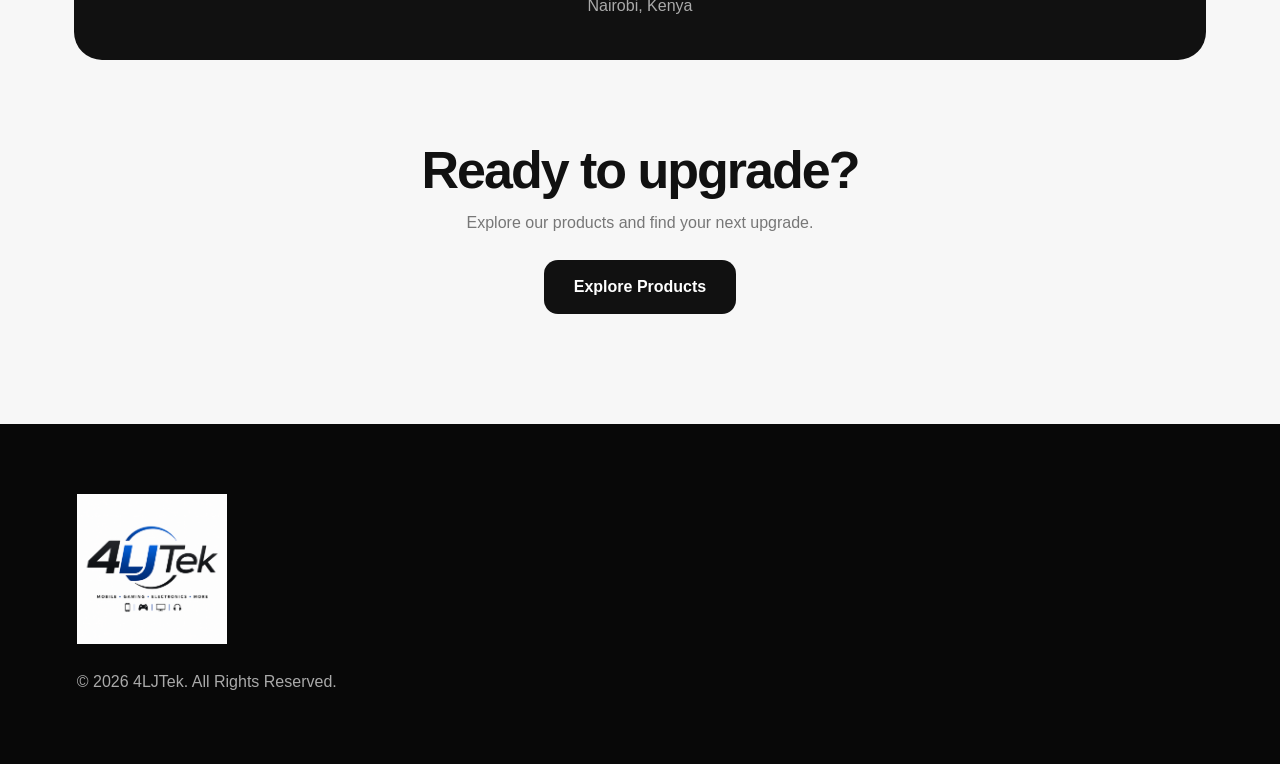
<file: contact.html>
<!DOCTYPE html>
<html lang="en">

<head>
    <meta charset="UTF-8">
    <meta name="viewport" content="width=device-width, initial-scale=1.0">

    <title>Contact 4LJTek | Electronics Store in Nairobi, Kenya</title>

<meta
    name="description"
    content="Contact 4LJTek in Nairobi, Kenya for smartphones, Samsung Galaxy, Google Pixel, PlayStation, Smart TVs and electronics. Reach us by WhatsApp, phone or email."
>

<meta
    name="robots"
    content="index, follow"
>

<link
    rel="canonical"
    href="https://4ljtek-gif.github.io/4ljtek/contact.html"
>

<meta property="og:type" content="website">

<meta
    property="og:title"
    content="Contact 4LJTek | Electronics Store in Nairobi"
>

<meta
    property="og:description"
    content="Get in touch with 4LJTek in Nairobi for smartphones, gaming consoles, Smart TVs and other electronics."
>

<meta
    property="og:url"
    content="https://4ljtek-gif.github.io/4ljtek/contact.html"
>

<meta
    property="og:image"
    content="https://4ljtek-gif.github.io/4ljtek/images/logo.png"
>

<link rel="stylesheet" href="css/style.css">
    <style>
        /* ==========================================
           4LJTEK PREMIUM CONTACT PAGE
        ========================================== */

        .contact-page {
            background: #f7f7f7;
            color: #111;
        }

        /* HERO */

        .contact-hero {
            background:
                radial-gradient(circle at 80% 20%, rgba(0,112,243,.22), transparent 35%),
                linear-gradient(135deg, #000, #111 55%, #1a1a1a);
            color: #fff;
            text-align: center;
            padding: 100px 22px 90px;
        }

        .contact-hero span {
            display: inline-block;
            margin-bottom: 18px;
            padding: 8px 16px;
            border: 1px solid rgba(255,255,255,.25);
            border-radius: 30px;
            font-size: 13px;
            font-weight: 800;
            letter-spacing: 1.5px;
            text-transform: uppercase;
        }

        .contact-hero h1 {
            margin: 0 auto 20px;
            max-width: 850px;
            font-size: clamp(45px, 7vw, 78px);
            line-height: .98;
            letter-spacing: -3px;
            font-weight: 900;
        }

        .contact-hero h1 strong {
            color: #0070f3;
        }

        .contact-hero p {
            max-width: 650px;
            margin: auto;
            color: #c8c8c8;
            font-size: 18px;
            line-height: 1.7;
        }


        /* CONTENT */

        .contact-content {
            max-width: 1180px;
            margin: auto;
            padding: 80px 24px;
        }


        /* CONTACT GRID */

        .contact-grid {
            display: grid;
            grid-template-columns: 1.1fr .9fr;
            gap: 25px;
            margin-bottom: 70px;
        }


        /* CONTACT CARD */

        .contact-card {
            background: #fff;
            border: 1px solid #e5e5e5;
            border-radius: 28px;
            padding: 38px;
            box-shadow: 0 15px 45px rgba(0,0,0,.06);
        }

        .contact-card h2 {
            margin: 0 0 12px;
            font-size: 35px;
            font-weight: 900;
            letter-spacing: -1.5px;
        }

        .contact-card > p {
            color: #777;
            line-height: 1.7;
            margin-bottom: 30px;
        }


        /* CONTACT OPTIONS */

        .contact-option {
            display: flex;
            align-items: center;
            gap: 18px;
            padding: 20px 0;
            border-bottom: 1px solid #eee;
        }

        .contact-option:last-child {
            border-bottom: 0;
        }

        .contact-icon {
            width: 52px;
            height: 52px;
            min-width: 52px;
            border-radius: 15px;
            background: #111;
            color: #fff;
            display: flex;
            align-items: center;
            justify-content: center;
            font-size: 22px;
        }

        .contact-option h3 {
            margin: 0 0 4px;
            font-size: 16px;
            font-weight: 900;
        }

        .contact-option p {
            margin: 0;
            color: #777;
            font-size: 14px;
        }

        .contact-option a {
            color: #0070f3;
            text-decoration: none;
            font-weight: 700;
        }


        /* DARK CARD */

        .contact-dark-card {
            border-radius: 28px;
            padding: 42px;
            background:
                radial-gradient(circle at top right, rgba(0,112,243,.28), transparent 40%),
                linear-gradient(135deg, #050505, #171717);
            color: #fff;
            box-shadow: 0 25px 60px rgba(0,0,0,.14);
            display: flex;
            flex-direction: column;
            justify-content: center;
        }

        .contact-dark-card small {
            color: #0070f3;
            font-size: 13px;
            font-weight: 900;
            letter-spacing: 2px;
            text-transform: uppercase;
            margin-bottom: 15px;
        }

        .contact-dark-card h2 {
            margin: 0 0 15px;
            font-size: 42px;
            line-height: 1.05;
            letter-spacing: -2px;
            font-weight: 900;
        }

        .contact-dark-card p {
            color: #aaa;
            line-height: 1.7;
            margin-bottom: 28px;
        }


        /* BUTTONS */

        .contact-buttons {
            display: grid;
            grid-template-columns: 1fr 1fr;
            gap: 10px;
        }

        .contact-buttons a {
            min-height: 54px;
            padding: 0 15px;
            border-radius: 14px;
            display: flex;
            align-items: center;
            justify-content: center;
            text-align: center;
            text-decoration: none;
            font-weight: 800;
            transition: transform .2s ease, opacity .2s ease;
        }

        .contact-buttons a:hover {
            transform: translateY(-3px);
            opacity: .9;
        }

        .contact-whatsapp {
            background: #25d366;
            color: #fff;
        }

        .contact-call {
            background: #fff;
            color: #111;
        }


        /* LOCATION */

        .location-section {
            margin-bottom: 70px;
        }

        .location-section h2 {
            text-align: center;
            margin: 0 0 12px;
            font-size: clamp(35px, 5vw, 50px);
            font-weight: 900;
            letter-spacing: -2px;
        }

        .location-section > p {
            text-align: center;
            max-width: 600px;
            margin: 0 auto 35px;
            color: #777;
            line-height: 1.7;
        }

        .location-card {
            background: #111;
            color: #fff;
            border-radius: 28px;
            padding: 45px;
            text-align: center;
        }

        .location-card .location-icon {
            font-size: 38px;
            margin-bottom: 15px;
        }

        .location-card h3 {
            margin: 0 0 10px;
            font-size: 25px;
            font-weight: 900;
        }

        .location-card p {
            margin: 0;
            color: #aaa;
        }


        /* CTA */

        .contact-cta {
            text-align: center;
            padding: 10px 0 30px;
        }

        .contact-cta h2 {
            margin: 0 0 14px;
            font-size: clamp(35px, 5vw, 52px);
            font-weight: 900;
            letter-spacing: -2px;
        }

        .contact-cta p {
            color: #777;
            margin-bottom: 28px;
        }

        .contact-cta a {
            display: inline-flex;
            align-items: center;
            justify-content: center;
            min-height: 54px;
            padding: 0 30px;
            border-radius: 14px;
            background: #111;
            color: #fff;
            text-decoration: none;
            font-weight: 800;
            transition: transform .2s ease;
        }

        .contact-cta a:hover {
            transform: translateY(-3px);
        }


        /* ==========================================
           EXISTING MOBILE
        ========================================== */

        @media (max-width: 700px) {

            .contact-hero {
                padding: 75px 22px 70px;
            }

            .contact-hero h1 {
                letter-spacing: -2px;
            }

            .contact-hero p {
                font-size: 15px;
            }

            .contact-content {
                padding: 60px 18px;
            }

            .contact-grid {
                grid-template-columns: 1fr;
                gap: 18px;
                margin-bottom: 55px;
            }

            .contact-card {
                padding: 28px 22px;
                border-radius: 24px;
            }

            .contact-card h2 {
                font-size: 31px;
            }

            .contact-dark-card {
                padding: 32px 24px;
                border-radius: 24px;
            }

            .contact-dark-card h2 {
                font-size: 37px;
            }

            .contact-buttons {
                grid-template-columns: 1fr;
            }

            .contact-buttons a {
                width: 100%;
            }

            .location-section {
                margin-bottom: 55px;
            }

            .location-card {
                padding: 35px 22px;
                border-radius: 24px;
            }

            .contact-cta {
                padding-bottom: 20px;
            }
        }


        /* ==========================================
           4LJTEK CONTACT PAGE - FINAL MOBILE POLISH
        ========================================== */

        @media (max-width: 768px) {

            .contact-page header {
                min-height: 78px !important;
                height: 78px !important;
                padding: 10px 18px !important;
                background: #fff !important;
                border-bottom: 1px solid #ececec !important;
                box-shadow: 0 2px 12px rgba(0,0,0,.035) !important;
                display: flex !important;
                align-items: center !important;
                justify-content: space-between !important;
            }

            .contact-page header .logo img {
                width: 128px !important;
                height: auto !important;
            }

            .contact-hero {
                padding: 72px 24px 64px !important;
            }

            .contact-hero span {
                margin-bottom: 18px !important;
                padding: 8px 14px !important;
                font-size: 10px !important;
                letter-spacing: 1.8px !important;
            }

            .contact-hero h1 {
                font-size: 47px !important;
                line-height: .98 !important;
                letter-spacing: -2.7px !important;
                margin-bottom: 20px !important;
            }

            .contact-hero p {
                font-size: 14px !important;
                line-height: 1.65 !important;
            }

            .contact-content {
                padding: 48px 16px 58px !important;
            }

            .contact-grid {
                gap: 14px !important;
                margin-bottom: 48px !important;
            }

            .contact-card {
                padding: 24px 20px !important;
                border-radius: 21px !important;
                box-shadow: 0 8px 25px rgba(0,0,0,.045) !important;
            }

            .contact-card h2 {
                font-size: 32px !important;
                letter-spacing: -1.5px !important;
                margin-bottom: 10px !important;
            }

            .contact-card > p {
                font-size: 14px !important;
                line-height: 1.7 !important;
                margin-bottom: 18px !important;
            }

            .contact-option {
                gap: 14px !important;
                padding: 16px 0 !important;
            }

            .contact-icon {
                width: 46px !important;
                height: 46px !important;
                min-width: 46px !important;
                border-radius: 13px !important;
                font-size: 19px !important;
            }

            .contact-option h3 {
                font-size: 15px !important;
                margin-bottom: 3px !important;
            }

            .contact-option p {
                font-size: 13px !important;
            }

            .contact-dark-card {
                padding: 30px 22px !important;
                border-radius: 22px !important;
            }

            .contact-dark-card small {
                font-size: 10px !important;
                letter-spacing: 1.8px !important;
            }

            .contact-dark-card h2 {
                font-size: 35px !important;
                line-height: 1.02 !important;
                letter-spacing: -1.7px !important;
            }

            .contact-dark-card p {
                font-size: 14px !important;
                line-height: 1.7 !important;
                margin-bottom: 22px !important;
            }

            .contact-buttons {
                gap: 9px !important;
            }

            .contact-buttons a {
                min-height: 50px !important;
                border-radius: 12px !important;
                font-size: 13px !important;
            }

            .location-section {
                margin-bottom: 48px !important;
            }

            .location-section h2 {
                font-size: 35px !important;
                letter-spacing: -1.7px !important;
            }

            .location-section > p {
                font-size: 14px !important;
                line-height: 1.65 !important;
                margin-bottom: 24px !important;
            }

            .location-card {
                padding: 30px 20px !important;
                border-radius: 22px !important;
            }

            .location-card .location-icon {
                font-size: 34px !important;
            }

            .location-card h3 {
                font-size: 23px !important;
            }

            .location-card p {
                font-size: 14px !important;
            }

            .contact-cta {
                padding: 4px 0 12px !important;
            }

            .contact-cta h2 {
                font-size: 35px !important;
                letter-spacing: -1.7px !important;
            }

            .contact-cta p {
                font-size: 14px !important;
                line-height: 1.6 !important;
                margin-bottom: 22px !important;
            }

            .contact-cta a {
                width: 100% !important;
                min-height: 52px !important;
                border-radius: 13px !important;
                padding: 0 20px !important;
            }

            .contact-page footer {
                padding: 30px 18px !important;
            }

            .contact-page footer .logo img {
                width: 112px !important;
            }

            .contact-page footer p {
                font-size: 12px !important;
                line-height: 1.5 !important;
            }
        }


        /* ==========================================
           SMALL PHONES
        ========================================== */

        @media (max-width: 430px) {

            .contact-page header .logo img {
                width: 124px !important;
            }

            .contact-hero {
                padding: 62px 22px 56px !important;
            }

            .contact-hero h1 {
                font-size: 43px !important;
                letter-spacing: -2.4px !important;
            }

            .contact-content {
                padding-left: 14px !important;
                padding-right: 14px !important;
            }

            .contact-card h2,
            .location-section h2,
            .contact-cta h2 {
                font-size: 33px !important;
            }

            .contact-dark-card h2 {
                font-size: 33px !important;
            }

            .contact-card {
                padding: 22px 18px !important;
            }

            .contact-dark-card {
                padding: 28px 18px !important;
            }

            .location-card {
                padding: 28px 18px !important;
            }
        }

    </style>
</head>


<body class="contact-page">


<header>

    <div class="logo">
        <img src="images/logo.png" alt="4LJTek Logo">
    </div>

    <nav>
        <ul>
            <li><a href="index.html">Home</a></li>
            <li><a href="products.html">Products</a></li>
            <li><a href="about.html">About</a></li>
            <li><a href="contact.html">Contact</a></li>
        </ul>
    </nav>

</header>


<!-- ==========================================
     HERO
========================================== -->

<section class="contact-hero">

    <span>Contact 4LJTek</span>

    <h1>
        Let's talk<br>
        <strong>technology.</strong>
    </h1>

    <p>
        Have a question about a product, price or availability?
        Get in touch with 4LJTek and we'll be happy to help.
    </p>

</section>


<main class="contact-content">


    <!-- ==========================================
         CONTACT INFORMATION
    ========================================== -->

    <section class="contact-grid">


        <div class="contact-card">

            <h2>Get in touch.</h2>

            <p>
                Reach us directly through any of the options below.
                We're here to help you find the right electronics
                for your needs.
            </p>


            <div class="contact-option">

                <div class="contact-icon">
                    💬
                </div>

                <div>

                    <h3>WhatsApp</h3>

                    <p>
                        <a href="https://wa.me/254101984723"
                           target="_blank"
                           rel="noopener">
                            0101984723
                        </a>
                    </p>

                </div>

            </div>


            <div class="contact-option">

                <div class="contact-icon">
                    📞
                </div>

                <div>

                    <h3>Phone</h3>

                    <p>
                        <a href="tel:+254101984723">
                            0101984723
                        </a>
                    </p>

                </div>

            </div>


            <div class="contact-option">

                <div class="contact-icon">
                    ✉
                </div>

                <div>

                    <h3>Email</h3>

                    <p>
                        <a href="mailto:4ljtek@gmail.com">
                            4ljtek@gmail.com
                        </a>
                    </p>

                </div>

            </div>


            <div class="contact-option">

                <div class="contact-icon">
                    📍
                </div>

                <div>

                    <h3>Location</h3>

                    <p>
                        Nairobi CBD, Kenya
                    </p>

                </div>

            </div>

        </div>


        <!-- DARK CARD -->

        <div class="contact-dark-card">

            <small>Need an upgrade?</small>

            <h2>
                Find your next device.
            </h2>

            <p>
                Browse our latest smartphones, PlayStation consoles
                and Smart TVs, then contact us for price and
                availability.
            </p>


            <div class="contact-buttons">

                <a
                    class="contact-whatsapp"
                    href="https://wa.me/254101984723"
                    target="_blank"
                    rel="noopener">
                    WhatsApp Us
                </a>

                <a
                    class="contact-call"
                    href="tel:+254101984723">
                    Call Us
                </a>

            </div>

        </div>

    </section>



    <!-- ==========================================
         LOCATION
    ========================================== -->

    <section class="location-section">

        <h2>Find Us</h2>

        <p>
            4LJTek is based in Nairobi CBD, Kenya,
            serving customers looking for quality electronics.
        </p>


        <div class="location-card">

            <div class="location-icon">
                📍
            </div>

            <h3>Nairobi CBD</h3>

            <p>
                Nairobi, Kenya
            </p>

        </div>

    </section>



    <!-- ==========================================
         CTA
    ========================================== -->

    <section class="contact-cta">

        <h2>
            Ready to upgrade?
        </h2>

        <p>
            Explore our products and find your next upgrade.
        </p>

        <a href="products.html">
            Explore Products
        </a>

    </section>


</main>


<footer>

    <div class="logo">
        <img src="images/logo.png" alt="4LJTek Logo">
    </div>

    <p>
        © 2026 4LJTek. All Rights Reserved.
    </p>

</footer>


</body>
</html>
</file>
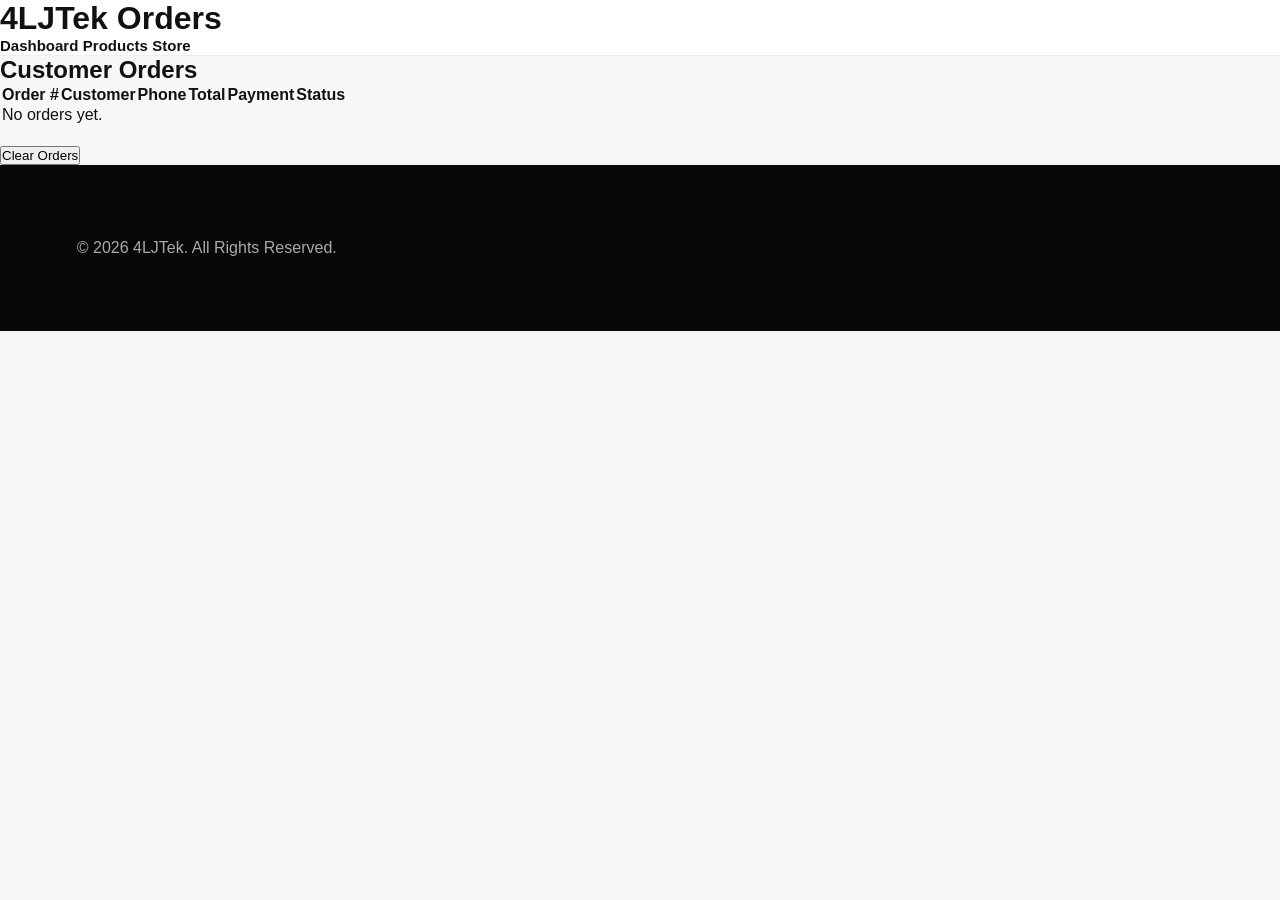
<file: Orders.html>
<!DOCTYPE html>
<html lang="en">
<head>
    <meta charset="UTF-8">
    <meta name="viewport" content="width=device-width, initial-scale=1.0">
    <title>Customer Orders | 4LJTek</title>
    <link rel="stylesheet" href="css/style.css">
</head>
<body>

<header>
    <div class="container">
        <h1>4LJTek Orders</h1>
        <nav>
            <a href="admin.html">Dashboard</a>
            <a href="products.html">Products</a>
            <a href="index.html">Store</a>
        </nav>
    </div>
</header>

<main class="container">

    <h2>Customer Orders</h2>

    <table class="orders-table">
        <thead>
            <tr>
                <th>Order #</th>
                <th>Customer</th>
                <th>Phone</th>
                <th>Total</th>
                <th>Payment</th>
                <th>Status</th>
            </tr>
        </thead>

        <tbody id="orders-body">
        </tbody>
    </table>

    <div style="margin-top:20px;">
        <button class="btn" onclick="clearOrders()">
            Clear Orders
        </button>
    </div>

</main>

<footer>
    <div class="container">
        <p>&copy; 2026 4LJTek. All Rights Reserved.</p>
    </div>
</footer>

<script>
const orders = JSON.parse(localStorage.getItem("orders")) || [];
const tbody = document.getElementById("orders-body");

function loadOrders() {

    tbody.innerHTML = "";

    if (orders.length === 0) {
        tbody.innerHTML = `
            <tr>
                <td colspan="6">No orders yet.</td>
            </tr>
        `;
        return;
    }

    orders.forEach((order, index) => {

        const row = document.createElement("tr");

        row.innerHTML = `
            <td>#${index + 1}</td>
            <td>${order.name || "Customer"}</td>
            <td>${order.phone || "-"}</td>
            <td>KSh ${(order.total || 0).toLocaleString()}</td>
            <td>${order.payment || "M-Pesa"}</td>
            <td>${order.status || "Pending"}</td>
        `;

        tbody.appendChild(row);

    });

}

function clearOrders(){

    if(confirm("Delete all orders?")){

        localStorage.removeItem("orders");

        location.reload();

    }

}

loadOrders();
</script>

</body>
</html>
</file>
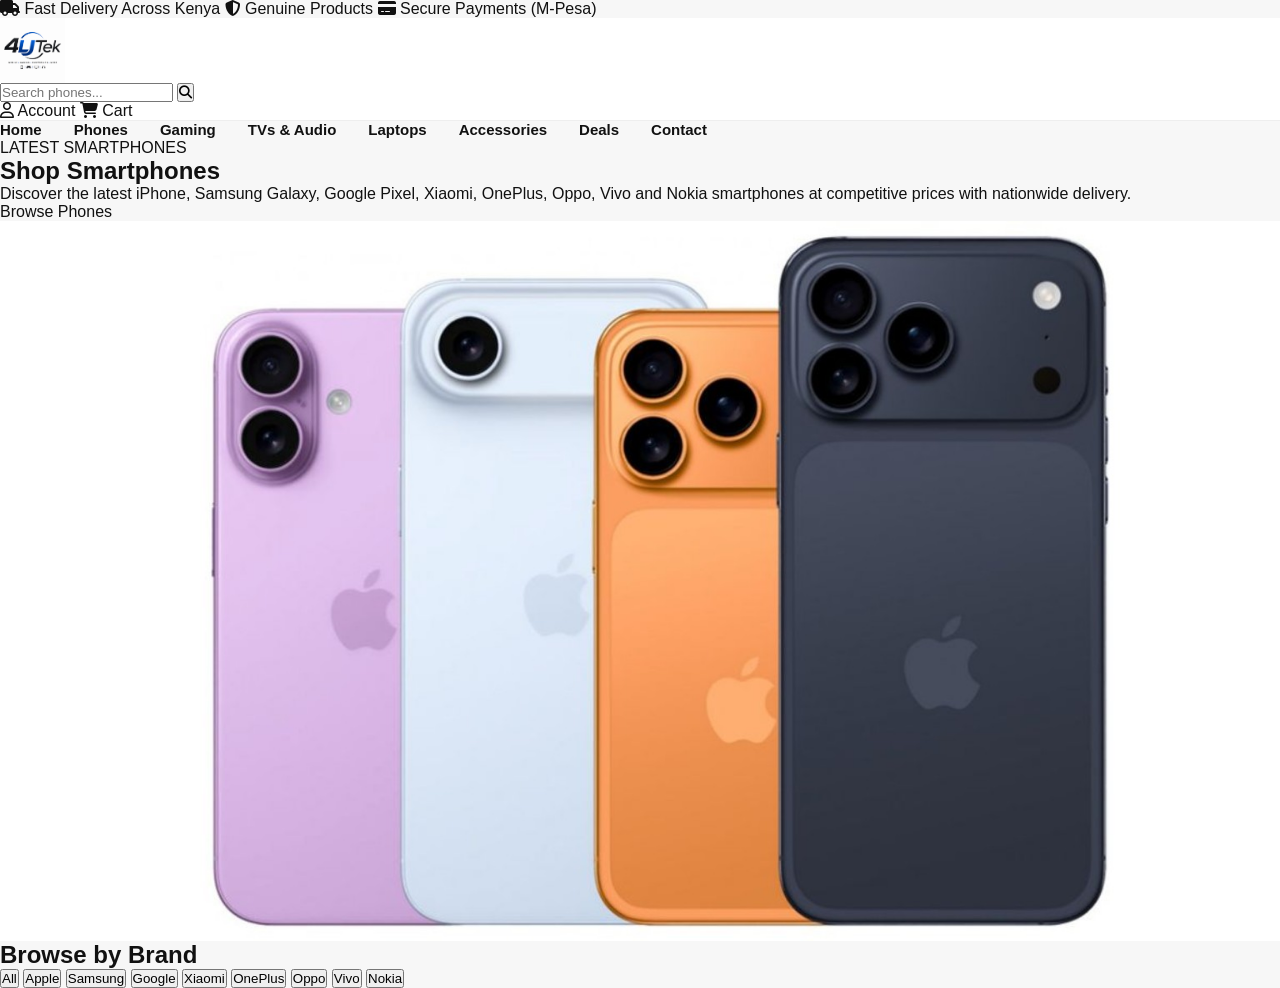
<file: phone.html>
<!DOCTYPE html>
<html lang="en">
<head>
    <meta charset="UTF-8">
    <meta name="viewport" content="width=device-width, initial-scale=1.0">
    <title>Phones | 4LJTek</title>

    <link rel="stylesheet" href="css/style.css">

    <link rel="preconnect" href="https://fonts.googleapis.com">
    <link rel="preconnect" href="https://fonts.gstatic.com" crossorigin>

    <link href="https://fonts.googleapis.com/css2?family=Inter:wght@300;400;500;600;700;800&display=swap" rel="stylesheet">

    <link rel="stylesheet"
    href="https://cdnjs.cloudflare.com/ajax/libs/font-awesome/6.7.2/css/all.min.css">
</head>

<body>

<!-- TOP BAR -->

<div class="topbar">
    <div class="container">
        <span><i class="fa-solid fa-truck"></i> Fast Delivery Across Kenya</span>
        <span><i class="fa-solid fa-shield-halved"></i> Genuine Products</span>
        <span><i class="fa-solid fa-credit-card"></i> Secure Payments (M-Pesa)</span>
    </div>
</div>

<!-- HEADER -->

<header>
    <div class="container header">

        <a href="index.html" class="logo">
            <img src="images/logo.png" alt="4LJTek">
        </a>

        <div class="search">
            <input
                type="text"
                placeholder="Search phones...">
            <button>
                <i class="fa-solid fa-magnifying-glass"></i>
            </button>
        </div>

        <div class="header-icons">

            <a href="#">
                <i class="fa-regular fa-user"></i>
                <span>Account</span>
            </a>

            <a href="cart.html">
                <i class="fa-solid fa-cart-shopping"></i>
                <span>Cart</span>
            </a>

        </div>

    </div>
</header>

<!-- NAVIGATION -->

<nav>
<div class="container">

<ul>

<li><a href="index.html">Home</a></li>
<li><a href="phones.html" class="active">Phones</a></li>
<li><a href="gaming.html">Gaming</a></li>
<li><a href="tvs.html">TVs & Audio</a></li>
<li><a href="laptops.html">Laptops</a></li>
<li><a href="accessories.html">Accessories</a></li>
<li><a href="deals.html">Deals</a></li>
<li><a href="contact.html">Contact</a></li>

</ul>

</div>
</nav>

<!-- HERO -->

<section class="hero small">

<div class="container hero-content">

<div class="hero-text">

<span class="badge">
LATEST SMARTPHONES
</span>

<h1>Shop Smartphones</h1>

<p>
Discover the latest iPhone, Samsung Galaxy, Google Pixel, Xiaomi, OnePlus, Oppo, Vivo and Nokia smartphones at competitive prices with nationwide delivery.
</p>

<a href="#phones" class="btn-primary">
Browse Phones
</a>

</div>

<div class="hero-image">
<img src="images/categories/iphone.png" alt="Phones">
</div>

</div>

</section>

<!-- FILTERS -->

<section class="filters" id="phones">

<div class="container">

<h2>Browse by Brand</h2>

<div class="filter-buttons">

<button class="active">All</button>
<button>Apple</button>
<button>Samsung</button>
<button>Google</button>
<button>Xiaomi</button>
<button>OnePlus</button>
<button>Oppo</button>
<button>Vivo</button>
<button>Nokia</button>

</div>

</div>

</section>

<!-- PRODUCTS START HERE -->
<section class="products">
<div class="container">
<div class="product-grid">
</file>
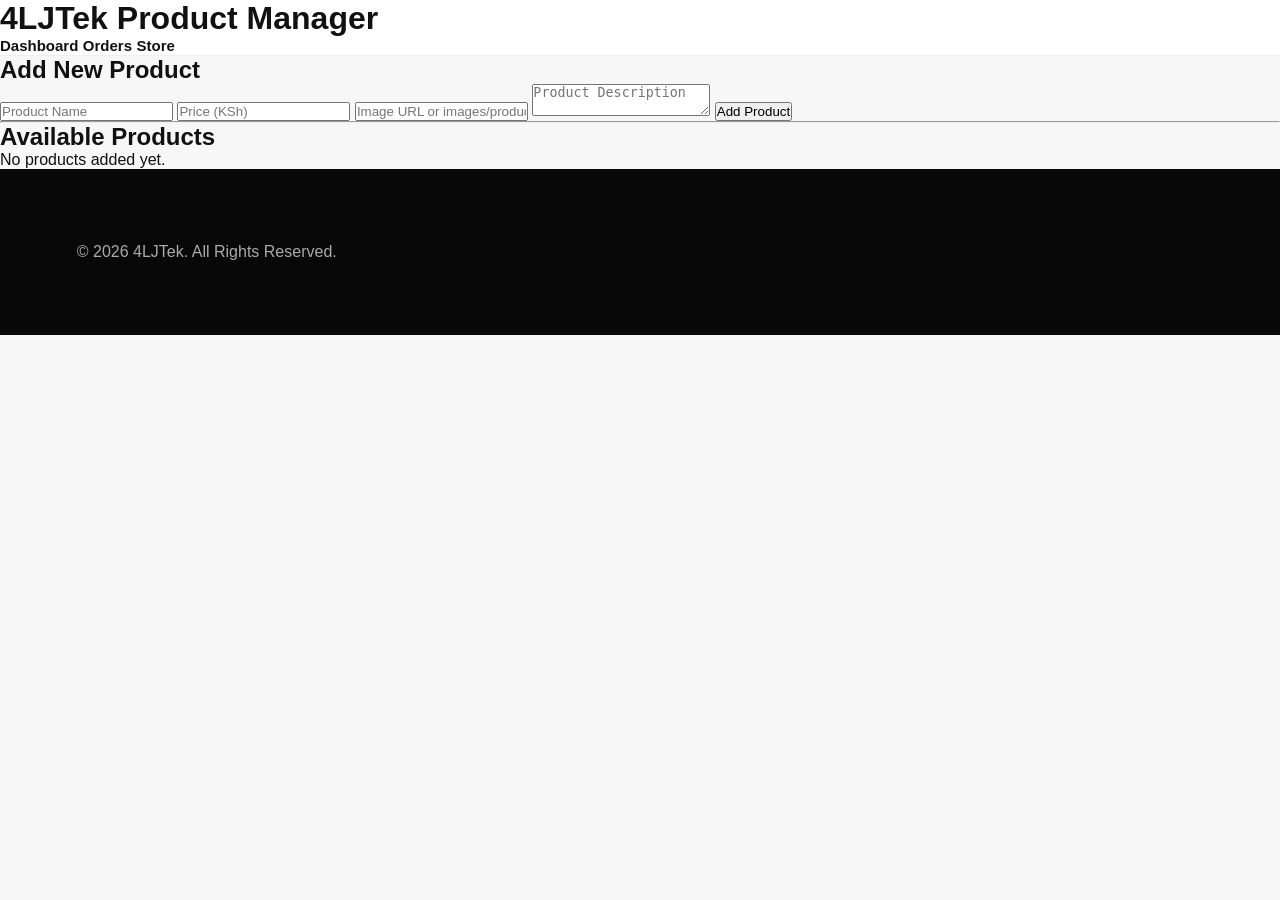
<file: Products.html>
<!DOCTYPE html>
<html lang="en">
<head>
    <meta charset="UTF-8">
    <meta name="viewport" content="width=device-width, initial-scale=1.0">
    <title>Manage Products | 4LJTek</title>
    <link rel="stylesheet" href="css/style.css">
</head>
<body>

<header>
    <div class="container">
        <h1>4LJTek Product Manager</h1>
        <nav>
            <a href="admin.html">Dashboard</a>
            <a href="orders.html">Orders</a>
            <a href="index.html">Store</a>
        </nav>
    </div>
</header>

<main class="container">

    <h2>Add New Product</h2>

    <form id="productForm">
        <input type="text" id="name" placeholder="Product Name" required>

        <input type="number" id="price" placeholder="Price (KSh)" required>

        <input type="text" id="image" placeholder="Image URL or images/product.jpg" required>

        <textarea id="description" placeholder="Product Description"></textarea>

        <button type="submit" class="btn">Add Product</button>
    </form>

    <hr>

    <h2>Available Products</h2>

    <div id="productList"></div>

</main>

<footer>
    <div class="container">
        <p>&copy; 2026 4LJTek. All Rights Reserved.</p>
    </div>
</footer>

<script>
const form = document.getElementById("productForm");
const productList = document.getElementById("productList");

let products = JSON.parse(localStorage.getItem("products")) || [];

function saveProducts() {
    localStorage.setItem("products", JSON.stringify(products));
}

function displayProducts() {
    productList.innerHTML = "";

    if (products.length === 0) {
        productList.innerHTML = "<p>No products added yet.</p>";
        return;
    }

    products.forEach((product, index) => {
        productList.innerHTML += `
            <div class="product-card">
                <img src="${product.image}" alt="${product.name}" style="width:120px;height:auto;">
                <h3>${product.name}</h3>
                <p>${product.description}</p>
                <p><strong>KSh ${Number(product.price).toLocaleString()}</strong></p>

                <button class="btn" onclick="deleteProduct(${index})">
                    Delete
                </button>
            </div>
            <hr>
        `;
    });
}

form.addEventListener("submit", function(e) {
    e.preventDefault();

    products.push({
        name: document.getElementById("name").value,
        price: document.getElementById("price").value,
        image: document.getElementById("image").value,
        description: document.getElementById("description").value
    });

    saveProducts();
    displayProducts();
    form.reset();

    alert("Product added successfully!");
});

function deleteProduct(index) {
    if (confirm("Delete this product?")) {
        products.splice(index, 1);
        saveProducts();
        displayProducts();
    }
}

displayProducts();
</script>

</body>
</html>
</file>
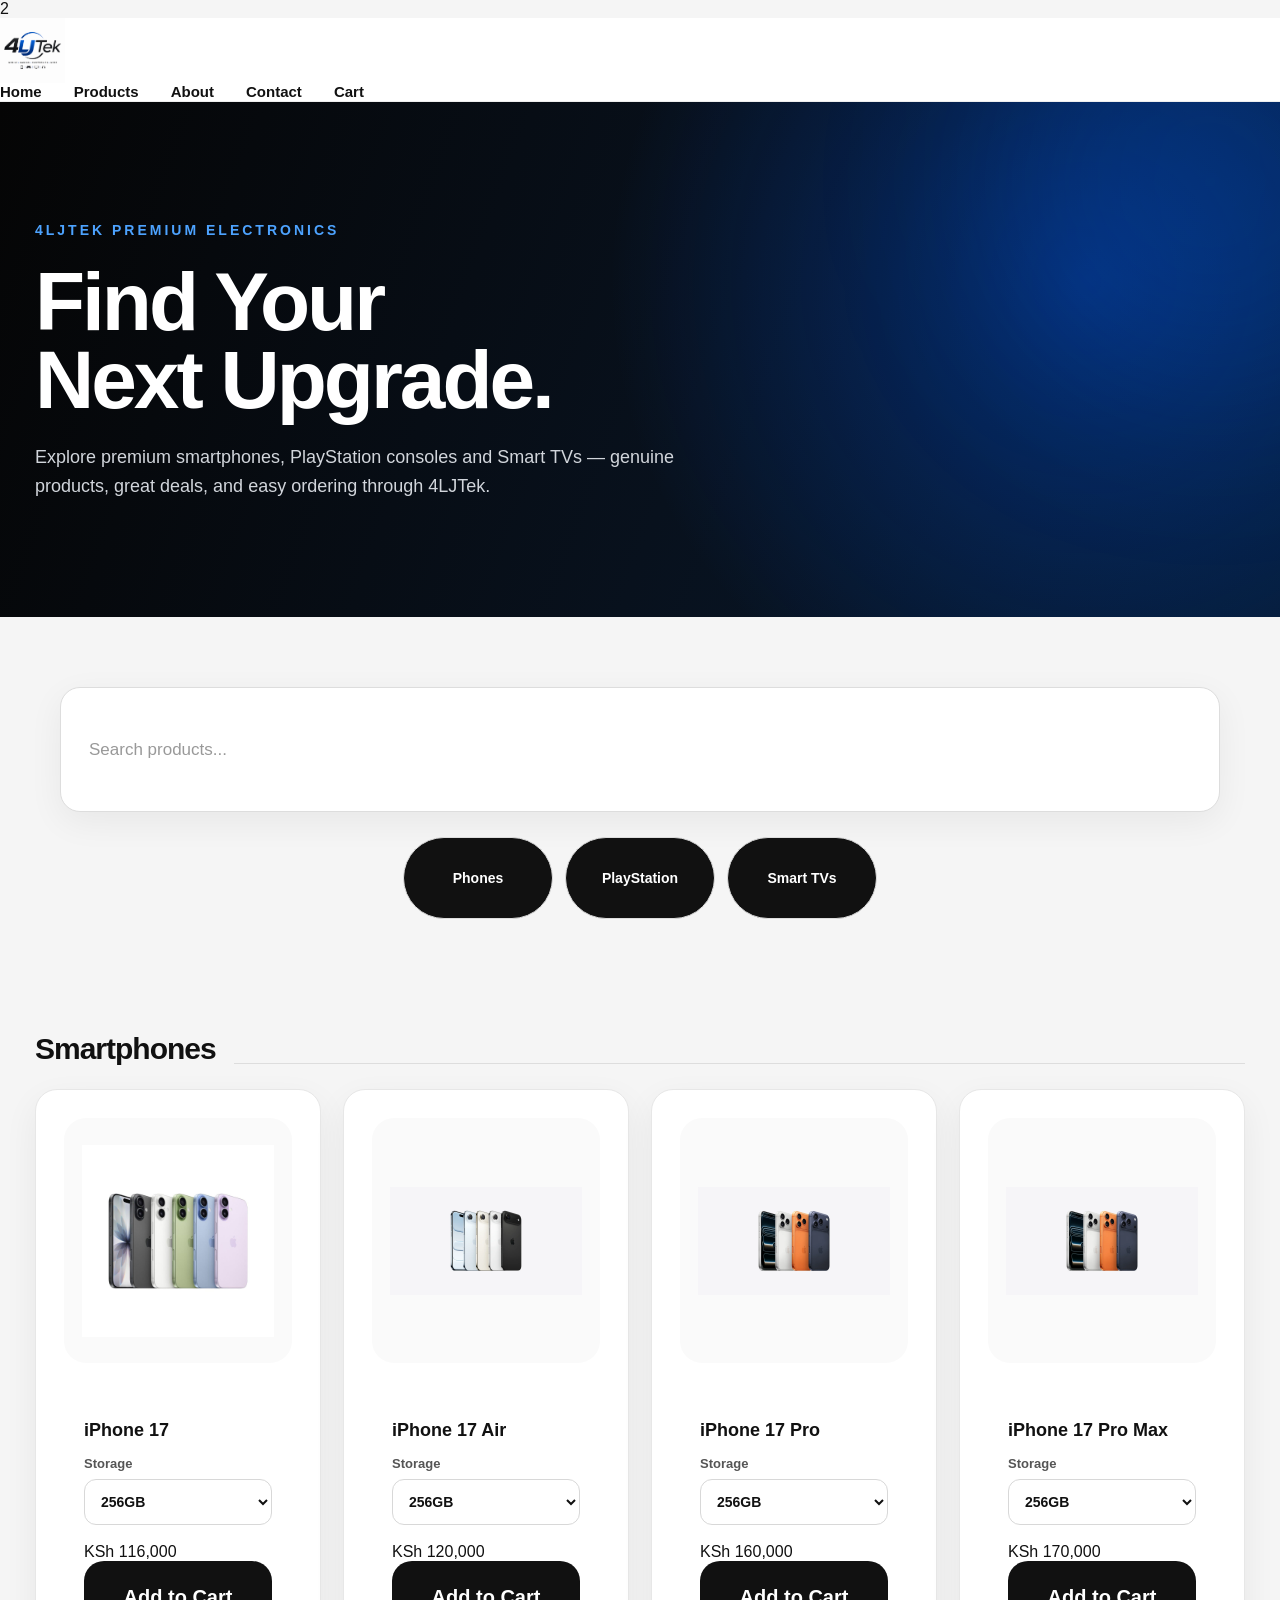
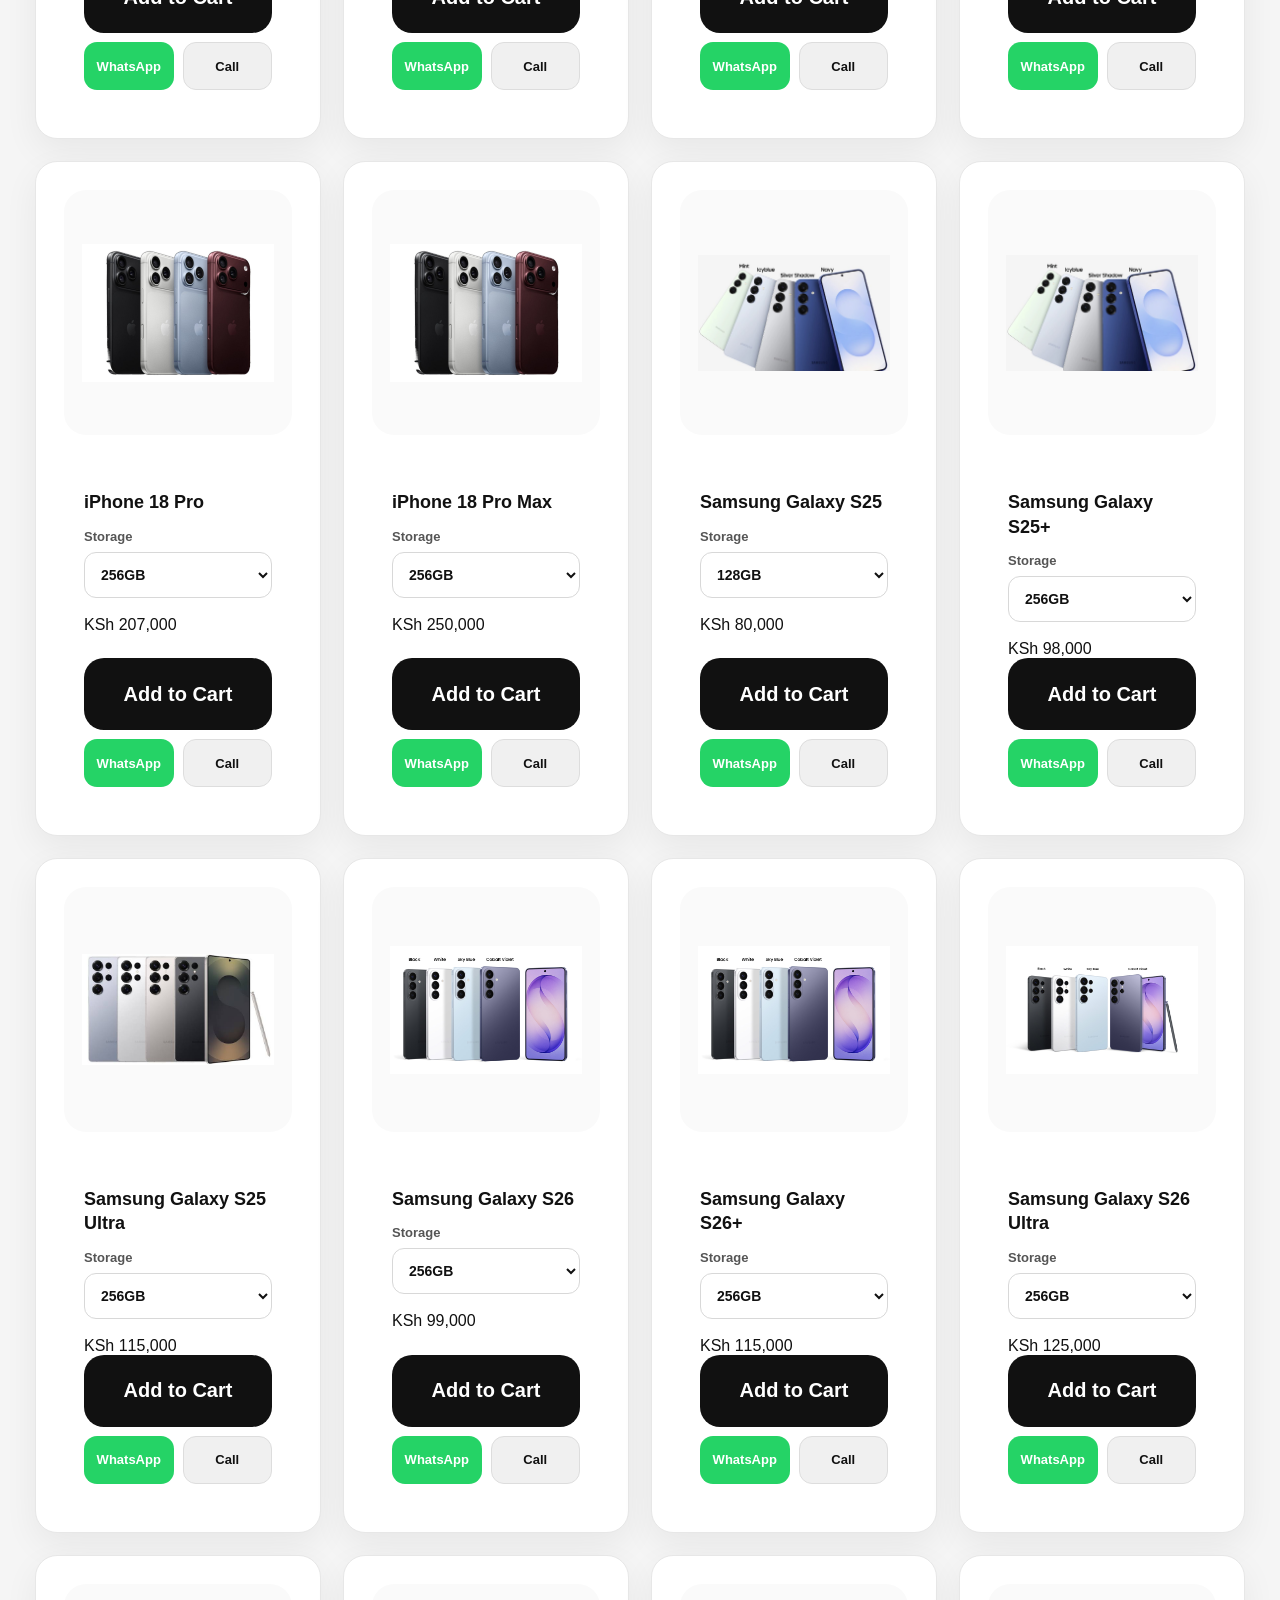
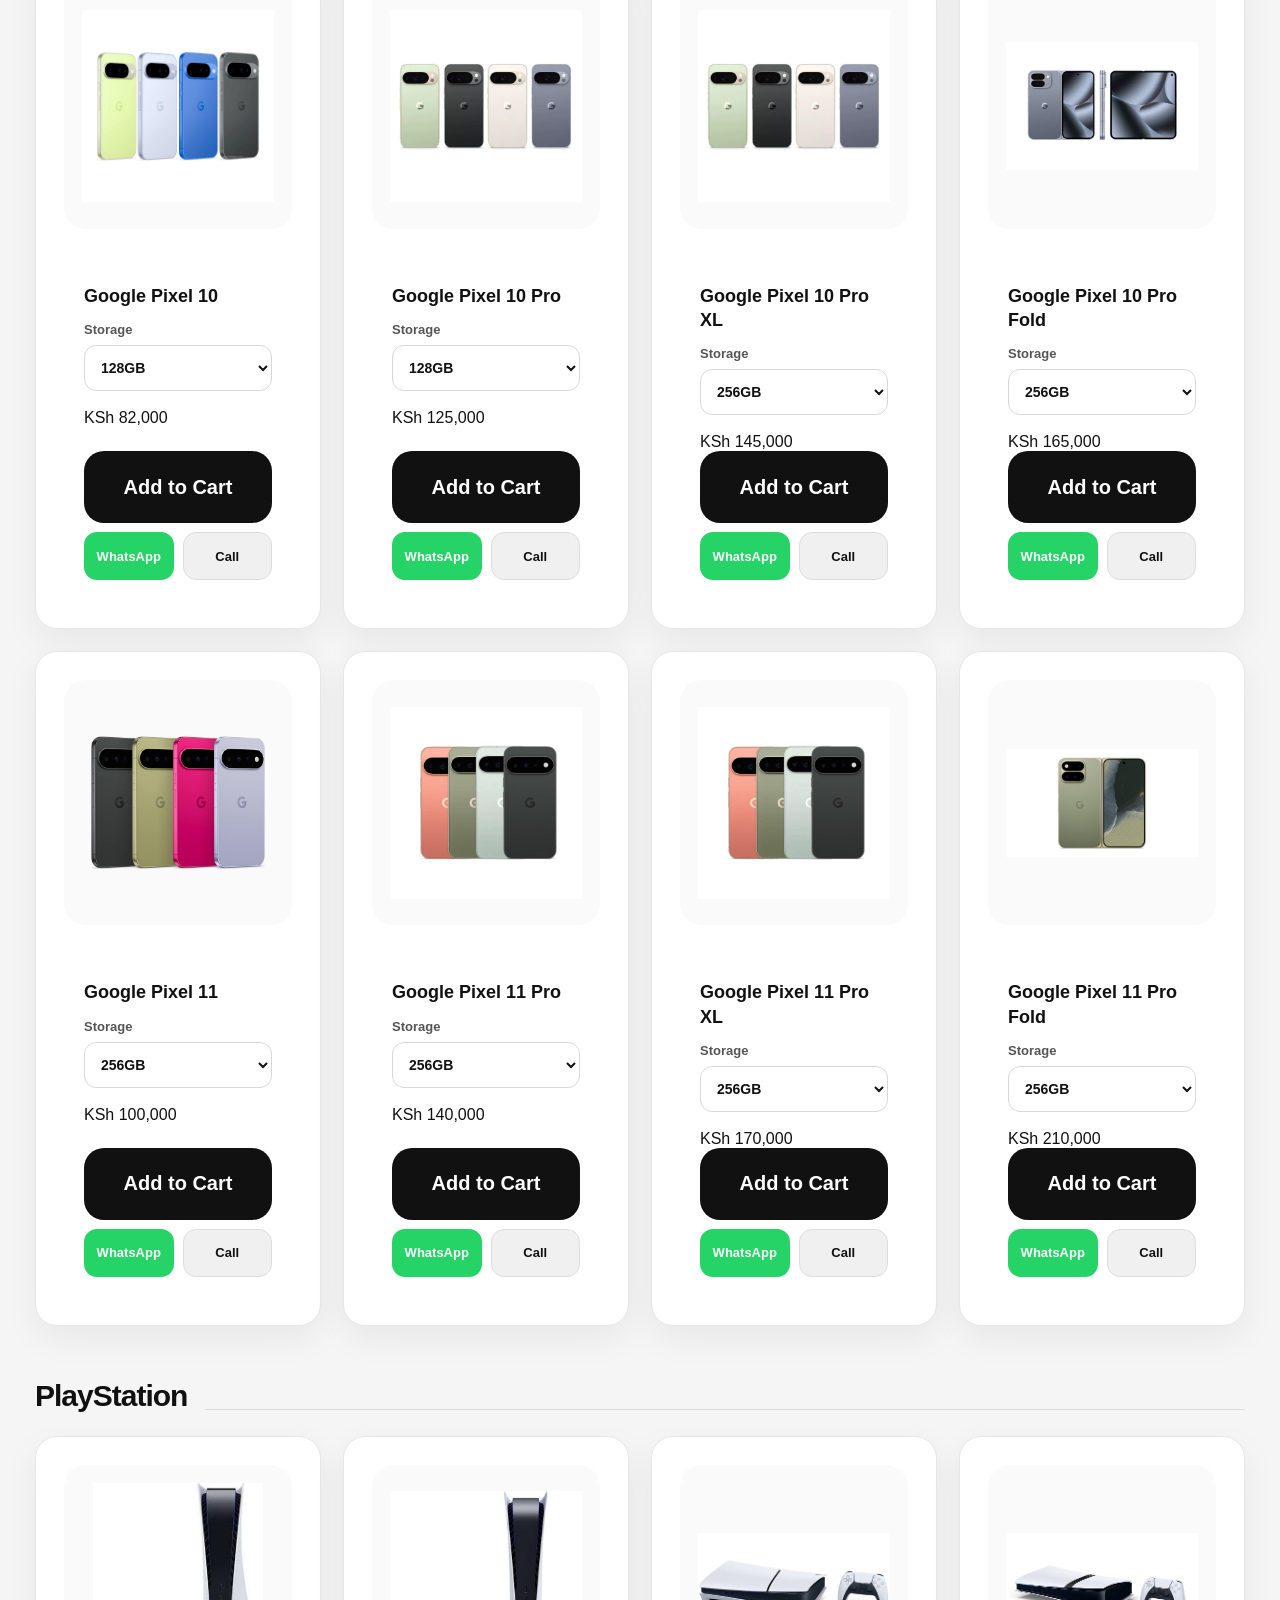
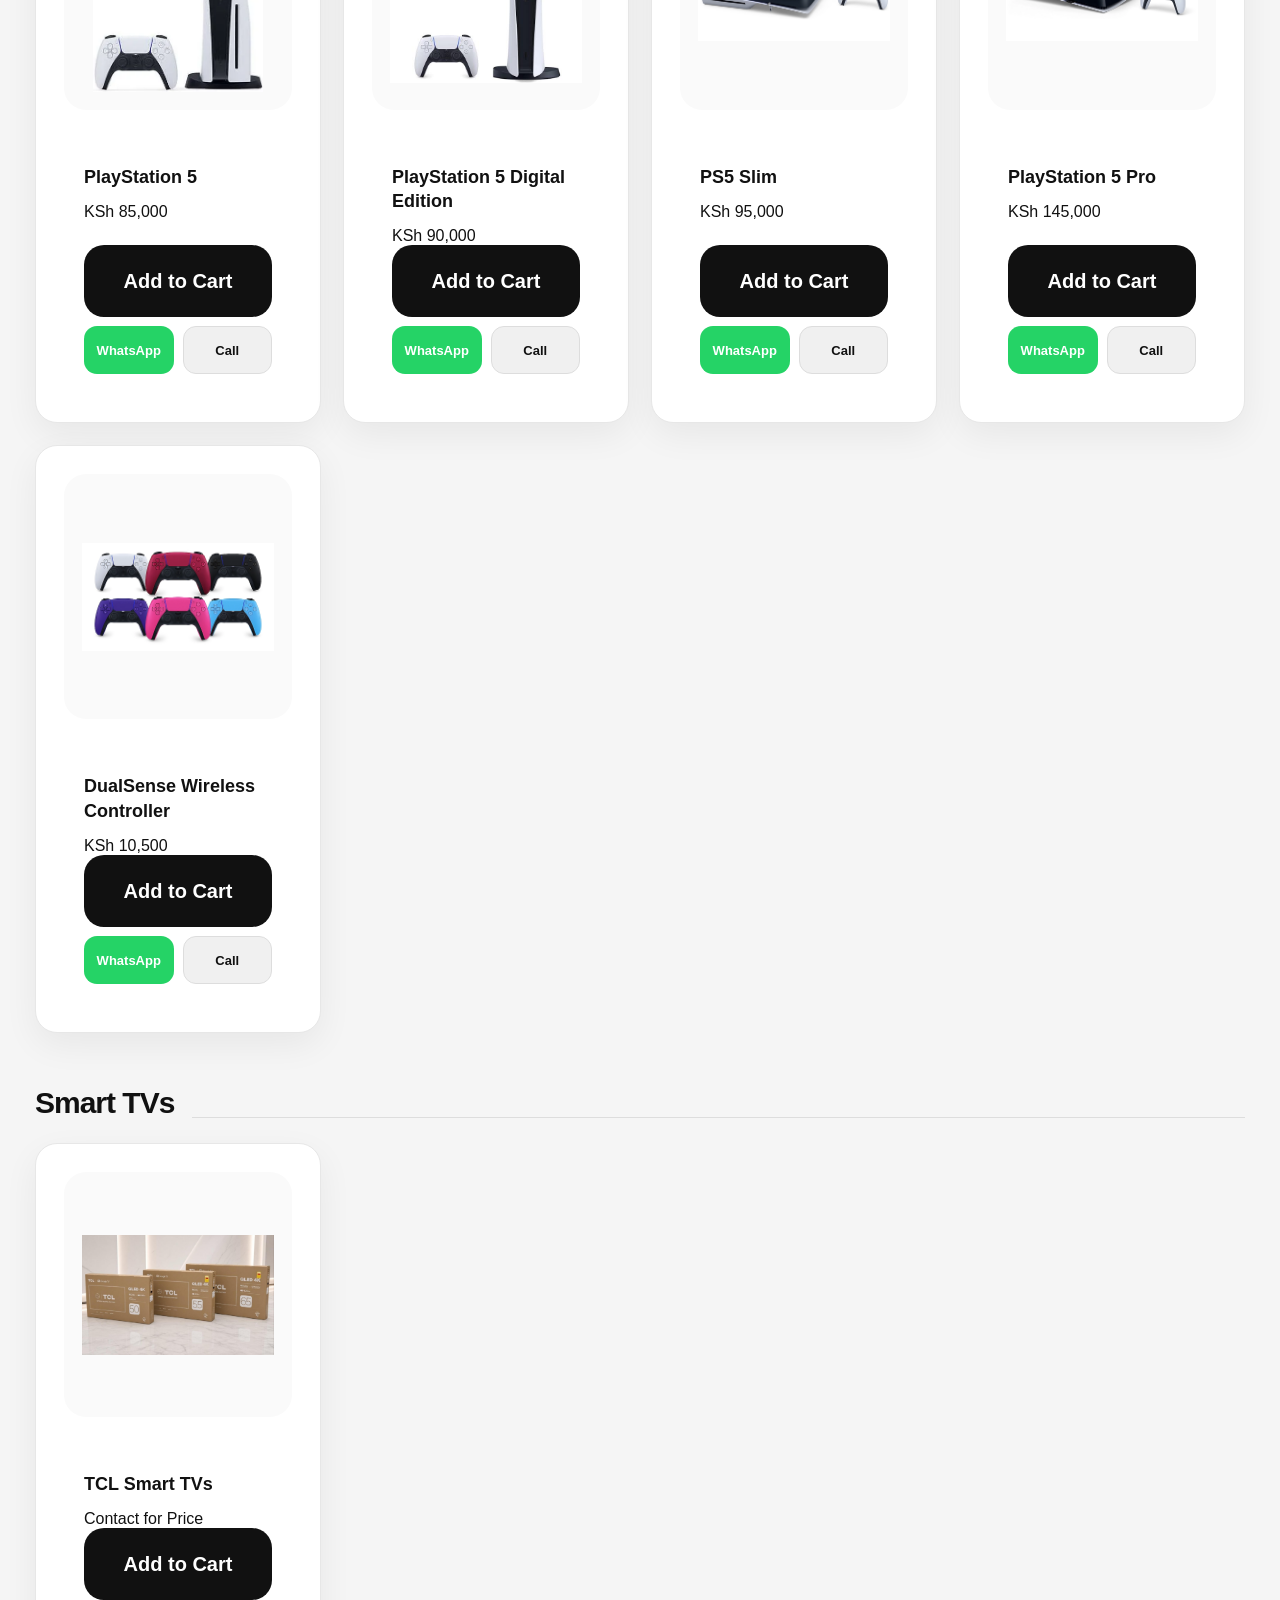
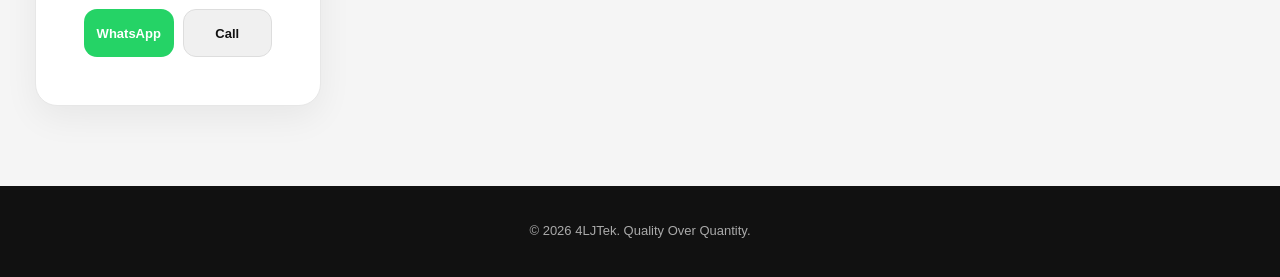
<file: products.html>
<!DOCTYPE html>
<html lang="en">
<head>
    <meta charset="UTF-8">
    <meta name="viewport" content="width=device-width, initial-scale=1.0">

    <title>4LJTek Products | iPhone, Samsung, Pixel, PlayStation & Smart TVs</title>

<meta
    name="description"
    content="Shop iPhone, Samsung Galaxy, Google Pixel, PlayStation consoles and Smart TVs at 4LJTek in Nairobi, Kenya. Browse products, choose storage and order via WhatsApp."
>

<meta
    name="robots"
    content="index, follow"
>

<link
    rel="canonical"
    href="https://4ljtek-gif.github.io/4ljtek/products.html"
>

<meta property="og:type" content="website">

<meta
    property="og:title"
    content="4LJTek Products | Phones, PlayStation & Smart TVs"
>

<meta
    property="og:description"
    content="Shop smartphones, PlayStation consoles and Smart TVs from 4LJTek in Nairobi, Kenya."
>

<meta
    property="og:url"
    content="https://4ljtek-gif.github.io/4ljtek/products.html"
>

<meta
    property="og:image"
    content="https://4ljtek-gif.github.io/4ljtek/images/logo.png"
>

<link rel="stylesheet" href="css/style.css?v=7">2

    <style>

        /* ==========================================
           PRODUCTS PAGE
        ========================================== */

        body {
            background: #f5f5f5;
            color: #111;
        }


        /* ==========================================
           PREMIUM HERO
        ========================================== */

        .products-hero {
            position: relative;
            overflow: hidden;

            background:
                radial-gradient(
                    circle at 85% 35%,
                    rgba(0, 91, 255, 0.35),
                    transparent 42%
                ),
                linear-gradient(
                    110deg,
                    #050505 0%,
                    #08111d 55%,
                    #061a32 100%
                );

            color: #fff;

            padding: 120px 35px 115px;

            text-align: left;
        }


        .products-hero::after {
            content: "";

            position: absolute;

            width: 420px;
            height: 420px;

            right: -140px;
            top: -130px;

            background: rgba(0, 102, 255, 0.18);

            filter: blur(90px);

            border-radius: 50%;

            pointer-events: none;
        }


        .products-hero::before {
            content: "4LJTEK PREMIUM ELECTRONICS";

            position: relative;

            z-index: 2;

            display: block;

            margin-bottom: 25px;

            color: #4da3ff;

            font-size: 14px;

            font-weight: 800;

            letter-spacing: 3px;
        }


        .products-hero h1 {
            position: relative;

            z-index: 2;

            max-width: 760px;

            margin: 0 0 24px;

            font-size: clamp(48px, 7vw, 82px);

            line-height: .95;

            font-weight: 800;

            letter-spacing: -3px;
        }


        .products-hero p {
            position: relative;

            z-index: 2;

            max-width: 700px;

            margin: 0;

            color: #d1d5db;

            font-size: 18px;

            line-height: 1.65;
        }


        /* ==========================================
           SEARCH + CATEGORY CONTROLS
        ========================================== */

        .product-controls {
            max-width: 1200px;

            margin: 0 auto;

            padding: 70px 20px 30px;
        }


        #search {
            width: 100%;

            height: 70px;

            padding: 0 28px;

            border: 1px solid #ddd;

            border-radius: 20px;

            background: #fff;

            color: #111;

            font-family: inherit;

            font-size: 17px;

            outline: none;

            box-shadow: 0 10px 35px rgba(0,0,0,.06);

            box-sizing: border-box;
        }


        #search:focus {
            border-color: #111;
        }


        .category-nav {
            display: flex;

            justify-content: center;

            flex-wrap: wrap;

            gap: 12px;

            margin-top: 25px;
        }


        .category-nav a {
            display: inline-flex;

            align-items: center;

            justify-content: center;

            min-width: 150px;

            padding: 14px 24px;

            border-radius: 999px;

            background: #111;

            color: #fff;

            text-decoration: none;

            font-size: 14px;

            font-weight: 700;

            transition: .2s ease;
        }


        .category-nav a:hover {
            background: #333;

            transform: translateY(-2px);
        }


        /* ==========================================
           PRODUCTS
        ========================================== */

        .products-section {
            max-width: 1250px;

            margin: 0 auto;

            padding: 0 20px 80px;
        }


        .category-heading {
            display: flex;

            align-items: center;

            gap: 18px;

            margin: 55px 0 25px;
        }


        .category-heading h2 {
            margin: 0;

            font-size: 30px;

            letter-spacing: -1px;
        }


        .category-heading::after {
            content: "";

            height: 1px;

            flex: 1;

            background: #ddd;
        }


        .products-grid {
            display: grid;

            grid-template-columns:
                repeat(4, minmax(0, 1fr));

            gap: 22px;
        }


        /* ==========================================
           PRODUCT CARD
        ========================================== */

        .product-card {
            background: #fff;

            border-radius: 22px;

            overflow: hidden;

            border: 1px solid #e7e7e7;

            box-shadow:
                0 12px 35px rgba(0,0,0,.06);

            transition:
                transform .25s ease,
                box-shadow .25s ease;

            display: flex;

            flex-direction: column;
        }


        .product-card:hover {
            transform: translateY(-5px);

            box-shadow:
                0 18px 45px rgba(0,0,0,.10);
        }


        .product-card img {
            width: 100%;

            height: 245px;

            object-fit: contain;

            padding: 18px;

            background: #fafafa;

            display: block;

            box-sizing: border-box;
        }


        .product-info {
            padding: 20px;

            display: flex;

            flex-direction: column;

            flex: 1;
        }


        .product-card h3 {
            margin: 0 0 14px;

            font-size: 18px;

            line-height: 1.35;
        }


        /* ==========================================
           STORAGE
        ========================================== */

        .storage-label {
            display: block;

            margin-bottom: 8px;

            font-size: 13px;

            font-weight: 700;

            color: #555;
        }


        .storage-select {
            width: 100%;

            height: 46px;

            padding: 0 12px;

            border: 1px solid #d8d8d8;

            border-radius: 12px;

            background: #fff;

            color: #111;

            font-family: inherit;

            font-size: 14px;

            font-weight: 600;

            outline: none;

            cursor: pointer;

            margin-bottom: 18px;

            box-sizing: border-box;
        }


        .storage-select:focus {
            border-color: #111;
        }


        .no-storage {
            height: 46px;

            margin-bottom: 18px;

            display: flex;

            align-items: center;

            padding: 0 14px;

            border-radius: 12px;

            background: #f5f5f5;

            color: #666;

            font-size: 13px;

            font-weight: 600;

            box-sizing: border-box;
        }


        /* ==========================================
           PRODUCT BUTTONS
        ========================================== */

        .product-actions {
            display: grid;

            grid-template-columns: 1fr 1fr;

            gap: 9px;

            margin-top: auto;
        }


        .product-actions .add-cart-btn {
            grid-column: 1 / -1;

            width: 100%;

            min-height: 50px;

            border: 0;

            border-radius: 13px;

            background: #111;

            color: #fff;

            font-family: inherit;

            font-size: 14px;

            font-weight: 700;

            cursor: pointer;

            transition: .2s ease;
        }


        .product-actions .add-cart-btn:hover {
            background: #333;

            transform: translateY(-1px);
        }


        .product-actions .whatsapp-btn,
        .product-actions .call-btn {
            width: 100%;

            min-height: 48px;

            display: flex;

            align-items: center;

            justify-content: center;

            border-radius: 13px;

            text-decoration: none;

            font-size: 13px;

            font-weight: 700;

            box-sizing: border-box;
        }


        .product-actions .whatsapp-btn {
            background: #25D366;

            color: #fff;
        }


        .product-actions .call-btn {
            background: #f0f0f0;

            color: #111;
        }


        .product-card.hidden-product {
            display: none;
        }


        /* ==========================================
           FOOTER
        ========================================== */

        footer {
            padding: 35px 20px;

            text-align: center;

            background: #111;

            color: #aaa;

            font-size: 13px;
        }


        /* ==========================================
           TABLET
        ========================================== */

        @media (max-width: 1050px) {

            .products-grid {
                grid-template-columns:
                    repeat(3, minmax(0, 1fr));
            }

        }


        /* ==========================================
           MOBILE
        ========================================== */

        @media (max-width: 768px) {

            .products-hero {
                padding: 120px 34px 105px;

                text-align: left;

                background:
                    radial-gradient(
                        circle at 88% 25%,
                        rgba(0, 91, 255, 0.38),
                        transparent 48%
                    ),
                    linear-gradient(
                        110deg,
                        #050505 0%,
                        #08111d 55%,
                        #061a32 100%
                    );
            }


            .products-hero::before {
                margin-bottom: 28px;

                font-size: 12px;

                letter-spacing: 2.5px;
            }


            .products-hero h1 {
                max-width: 560px;

                font-size: 54px;

                line-height: .98;

                letter-spacing: -2.5px;

                margin-bottom: 28px;
            }


            .products-hero p {
                max-width: 600px;

                font-size: 17px;

                line-height: 1.65;
            }


            .product-controls {
                padding: 70px 14px 25px;
            }


            #search {
                height: 62px;

                font-size: 16px;

                padding: 0 22px;
            }


            .category-nav {
                gap: 8px;
            }


            .category-nav a {
                min-width: 0;

                flex: 1;

                padding: 14px 10px;

                font-size: 12px;
            }


            .products-section {
                padding: 0 14px 60px;
            }


            .products-grid {
                grid-template-columns:
                    repeat(2, minmax(0, 1fr));

                gap: 12px;
            }


            .category-heading {
                margin: 40px 0 18px;
            }


            .category-heading h2 {
                font-size: 23px;
            }


            .product-card {
                border-radius: 17px;
            }


            .product-card img {
                height: 155px;

                padding: 10px;
            }


            .product-info {
                padding: 13px;
            }


            .product-card h3 {
                font-size: 15px;

                margin-bottom: 10px;
            }


            .storage-label {
                font-size: 11px;

                margin-bottom: 5px;
            }


            .storage-select {
                height: 40px;

                margin-bottom: 12px;

                padding: 0 8px;

                font-size: 12px;
            }


            .no-storage {
                height: 40px;

                margin-bottom: 12px;

                font-size: 11px;
            }


            .product-actions {
                gap: 7px;
            }


            .product-actions .add-cart-btn {
                min-height: 44px;

                border-radius: 11px;

                font-size: 12px;
            }


            .product-actions .whatsapp-btn,
            .product-actions .call-btn {
                min-height: 42px;

                border-radius: 11px;

                font-size: 10px;

                min-width: 0;

                padding: 0 5px;

                white-space: nowrap;

                overflow: hidden;
            }

        }


        /* ==========================================
           SMALL PHONES
        ========================================== */

        @media (max-width: 430px) {

            .products-hero {
                padding: 120px 34px 105px;
            }


            .products-hero::before {
                font-size: 11px;

                letter-spacing: 2px;
            }


            .products-hero h1 {
                font-size: 48px;
            }


            .products-hero p {
                font-size: 16px;
            }


            .products-grid {
                gap: 9px;
            }


            .product-card img {
                height: 140px;
            }


            .product-info {
                padding: 10px;
            }


            .product-card h3 {
                font-size: 14px;
            }


            .storage-select {
                font-size: 11px;
            }

        }
/* ==========================================
   4LJTEK PRODUCTS PAGE - FINAL MOBILE POLISH
========================================== */

@media (max-width: 768px) {

    .site-header {
        min-height: 78px !important;
        height: 78px !important;
        padding: 10px 18px !important;
        background: #fff !important;
        border-bottom: 1px solid #ececec !important;
        box-shadow: 0 2px 12px rgba(0,0,0,.035) !important;
    }

    .site-header .logo-link img {
        width: 112px !important;
        height: auto !important;
    }

    .products-hero {
        padding: 72px 30px 68px !important;
        min-height: auto !important;
    }

    .products-hero::before {
        margin-bottom: 18px !important;
        font-size: 10px !important;
        letter-spacing: 2.5px !important;
    }

    .products-hero h1 {
        font-size: 48px !important;
        line-height: .97 !important;
        letter-spacing: -3px !important;
        margin-bottom: 20px !important;
    }

    .products-hero p {
        font-size: 15px !important;
        line-height: 1.6 !important;
    }

    .product-controls {
        padding: 42px 18px 22px !important;
    }

    #search {
        height: 60px !important;
        padding: 0 20px !important;
        border-radius: 16px !important;
        font-size: 15px !important;
        box-shadow: 0 8px 25px rgba(0,0,0,.05) !important;
    }

    .category-nav {
        display: grid !important;
        grid-template-columns: repeat(3, minmax(0, 1fr)) !important;
        gap: 8px !important;
        margin-top: 18px !important;
    }

    .category-nav a {
        min-width: 0 !important;
        width: 100% !important;
        padding: 14px 6px !important;
        border-radius: 999px !important;
        font-size: 11px !important;
        font-weight: 700 !important;
    }

    .products-section {
        padding: 0 18px 60px !important;
    }

    .category-heading {
        margin: 36px 0 18px !important;
    }

    .category-heading h2 {
        font-size: 26px !important;
        letter-spacing: -1.2px !important;
    }

    .products-grid {
        grid-template-columns: repeat(2, minmax(0, 1fr)) !important;
        gap: 12px !important;
    }

    .product-card {
        border-radius: 18px !important;
        box-shadow: 0 8px 25px rgba(0,0,0,.055) !important;
    }

    .product-card img {
        height: 150px !important;
        padding: 10px !important;
    }

    .product-info {
        padding: 12px !important;
    }

    .product-card h3 {
        font-size: 14px !important;
        line-height: 1.3 !important;
        margin-bottom: 9px !important;
    }

    .storage-label {
        font-size: 10px !important;
        margin-bottom: 5px !important;
    }

    .storage-select {
        height: 40px !important;
        margin-bottom: 11px !important;
        border-radius: 10px !important;
        padding: 0 8px !important;
        font-size: 11px !important;
    }

    .no-storage {
        height: 40px !important;
        margin-bottom: 11px !important;
        border-radius: 10px !important;
        font-size: 10px !important;
    }

    .product-actions {
        gap: 7px !important;
    }

    .product-actions .add-cart-btn {
        min-height: 44px !important;
        border-radius: 11px !important;
        font-size: 12px !important;
    }

    .product-actions .whatsapp-btn,
    .product-actions .call-btn {
        min-height: 41px !important;
        border-radius: 11px !important;
        font-size: 10px !important;
        padding: 0 5px !important;
        white-space: nowrap !important;
        overflow: hidden !important;
    }
}

@media (max-width: 430px) {

    .products-hero {
        padding: 62px 24px 58px !important;
    }

    .products-hero h1 {
        font-size: 43px !important;
        letter-spacing: -2.5px !important;
    }

    .products-hero p {
        font-size: 14px !important;
    }

    .product-controls {
        padding: 34px 14px 18px !important;
    }

    .products-section {
        padding-left: 14px !important;
        padding-right: 14px !important;
    }

    .products-grid {
        gap: 10px !important;
    }

    .product-card img {
        height: 140px !important;
    }

    .product-info {
        padding: 10px !important;
    }

    .product-card h3 {
        font-size: 14px !important;
    }
}
     /* ==========================================
       4LJTEK - FINAL MOBILE VISUAL TUNING
    ========================================== */

    @media (max-width: 768px) {

        .site-header .logo-link img {
            width: 132px !important;
        }

        .product-controls {
            padding-top: 30px !important;
            padding-bottom: 8px !important;
        }

        #search {
            height: 72px !important;
        }

        .category-nav {
            margin-top: 14px !important;
        }

        .category-nav a {
            padding: 13px 5px !important;
        }

        .category-heading {
            margin-top: 24px !important;
        }

        .product-card img {
            height: 150px !important;
            object-fit: contain !important;
            padding: 6px !important;
        }
    }

    @media (max-width: 430px) {

        .site-header .logo-link img {
            width: 128px !important;
        }

        #search {
            height: 68px !important;
        }

        .category-heading {
            margin-top: 22px !important;
        }

        .product-card img {
            height: 145px !important;
            padding: 4px !important;
        }
    }
   /* ==========================================
   4LJTEK PRODUCTS - SEARCH BOX FINAL FIX
========================================== */

@media (max-width: 768px) {
    #search {
        height: 60px !important;
        min-height: 60px !important;
        max-height: 60px !important;
        padding: 0 20px !important;
        font-size: 15px !important;
        line-height: normal !important;
        box-sizing: border-box !important;
    }
}

@media (max-width: 430px) {
    #search {
        height: 58px !important;
        min-height: 58px !important;
        max-height: 58px !important;
        padding: 0 18px !important;
    }
} 
    </style>
</head>


<body>


<header class="site-header">

    <a href="index.html" class="logo-link">

        <img
            src="images/logo.png"
            alt="4LJTek"
        >

    </a>


    <nav>

        <ul>

            <li>
                <a href="index.html">Home</a>
            </li>

            <li>
                <a href="products.html">Products</a>
            </li>

            <li>
                <a href="about.html">About</a>
            </li>

            <li>
                <a href="contact.html">Contact</a>
            </li>

            <li>
                <a href="cart.html">Cart</a>
            </li>

        </ul>

    </nav>

</header>


<main>


    <!-- ==========================================
         PREMIUM HERO
    ========================================== -->

    <section class="products-hero">

        <h1>
            Find Your<br>
            Next Upgrade.
        </h1>

        <p>
            Explore premium smartphones, PlayStation consoles and
            Smart TVs — genuine products, great deals, and easy
            ordering through 4LJTek.
        </p>

    </section>


    <!-- ==========================================
         SEARCH
    ========================================== -->

    <section class="product-controls">

        <input
            type="search"
            id="search"
            placeholder="Search products..."
            autocomplete="off"
        >


        <div class="category-nav">

            <a href="#smartphones">
                Phones
            </a>

            <a href="#playstation">
                PlayStation
            </a>

            <a href="#tvs">
                Smart TVs
            </a>

        </div>

    </section>


    <section class="products-section">


        <!-- ==========================================
             SMARTPHONES
        ========================================== -->

        <div
            class="category-heading"
            id="smartphones"
        >

            <h2>
                Smartphones
            </h2>

        </div>


        <div class="products-grid">


            <!-- iPhone 17 -->

            <article
                class="product-card"
                data-category="phone"
            >

                <img
                    src="images/iphone17.jpg"
                    alt="iPhone 17"
                >

                <div class="product-info">

                    <h3>
                        iPhone 17
                    </h3>

                    <label class="storage-label">
                        Storage
                    </label>

                    <select class="storage-select">

                        <option value="256GB">
                            256GB
                        </option>

                        <option value="512GB">
                            512GB
                        </option>

                    </select>


                    <div class="product-actions">

                        <a
                            href="#"
                            class="whatsapp-btn"
                        >
                            WhatsApp
                        </a>

                        <a
                            href="tel:+254101984723"
                            class="call-btn"
                        >
                            Call
                        </a>

                    </div>

                </div>

            </article>


            <!-- iPhone 17 Air -->

            <article class="product-card">

                <img
                    src="images/iphone17air.jpg"
                    alt="iPhone 17 Air"
                >

                <div class="product-info">

                    <h3>
                        iPhone 17 Air
                    </h3>

                    <label class="storage-label">
                        Storage
                    </label>

                    <select class="storage-select">

                        <option value="256GB">
                            256GB
                        </option>

                        <option value="512GB">
                            512GB
                        </option>

                        <option value="1TB">
                            1TB
                        </option>

                    </select>


                    <div class="product-actions">

                        <a href="#" class="whatsapp-btn">
                            WhatsApp
                        </a>

                        <a
                            href="tel:+254101984723"
                            class="call-btn"
                        >
                            Call
                        </a>

                    </div>

                </div>

            </article>


            <!-- iPhone 17 Pro -->

            <article class="product-card">

                <img
                    src="images/iphone17pro.jpg"
                    alt="iPhone 17 Pro"
                >

                <div class="product-info">

                    <h3>
                        iPhone 17 Pro
                    </h3>

                    <label class="storage-label">
                        Storage
                    </label>

                    <select class="storage-select">

                        <option value="256GB">
                            256GB
                        </option>

                        <option value="512GB">
                            512GB
                        </option>

                        <option value="1TB">
                            1TB
                        </option>

                    </select>


                    <div class="product-actions">

                        <a href="#" class="whatsapp-btn">
                            WhatsApp
                        </a>

                        <a
                            href="tel:+254101984723"
                            class="call-btn"
                        >
                            Call
                        </a>

                    </div>

                </div>

            </article>


            <!-- iPhone 17 Pro Max -->

            <article class="product-card">

                <img
                    src="images/iphone17promax.jpg"
                    alt="iPhone 17 Pro Max"
                >

                <div class="product-info">

                    <h3>
                        iPhone 17 Pro Max
                    </h3>

                    <label class="storage-label">
                        Storage
                    </label>

                    <select class="storage-select">

                        <option value="256GB">
                            256GB
                        </option>

                        <option value="512GB">
                            512GB
                        </option>

                        <option value="1TB">
                            1TB
                        </option>

                        <option value="2TB">
                            2TB
                        </option>

                    </select>


                    <div class="product-actions">

                        <a href="#" class="whatsapp-btn">
                            WhatsApp
                        </a>

                        <a
                            href="tel:+254101984723"
                            class="call-btn"
                        >
                            Call
                        </a>

                    </div>

                </div>

            </article>


            <!-- iPhone 18 Pro -->

            <article class="product-card">

                <img
                    src="images/iphone18pro.jpg"
                    alt="iPhone 18 Pro"
                >

                <div class="product-info">

                    <h3>
                        iPhone 18 Pro
                    </h3>

                    <label class="storage-label">
                        Storage
                    </label>

                    <select class="storage-select">

                        <option value="256GB">
                            256GB
                        </option>

                        <option value="512GB">
                            512GB
                        </option>

                        <option value="1TB">
                            1TB
                        </option>

                        <option value="2TB">
                            2TB
                        </option>

                    </select>


                    <div class="product-actions">

                        <a href="#" class="whatsapp-btn">
                            WhatsApp
                        </a>

                        <a
                            href="tel:+254101984723"
                            class="call-btn"
                        >
                            Call
                        </a>

                    </div>

                </div>

            </article>


            <!-- iPhone 18 Pro Max -->

            <article class="product-card">

                <img
                    src="images/iphone18promax.jpg"
                    alt="iPhone 18 Pro Max"
                >

                <div class="product-info">

                    <h3>
                        iPhone 18 Pro Max
                    </h3>

                    <label class="storage-label">
                        Storage
                    </label>

                    <select class="storage-select">

                        <option value="256GB">
                            256GB
                        </option>

                        <option value="512GB">
                            512GB
                        </option>

                        <option value="1TB">
                            1TB
                        </option>

                        <option value="2TB">
                            2TB
                        </option>

                    </select>


                    <div class="product-actions">

                        <a href="#" class="whatsapp-btn">
                            WhatsApp
                        </a>

                        <a
                            href="tel:+254101984723"
                            class="call-btn"
                        >
                            Call
                        </a>

                    </div>

                </div>

            </article>


            <!-- Samsung Galaxy S25 -->

            <article class="product-card">

                <img
                    src="images/s25.jpg"
                    alt="Samsung Galaxy S25"
                >

                <div class="product-info">

                    <h3>
                        Samsung Galaxy S25
                    </h3>

                    <label class="storage-label">
                        Storage
                    </label>

                    <select class="storage-select">

                        <option value="128GB">
                            128GB
                        </option>

                        <option value="256GB">
                            256GB
                        </option>

                        <option value="512GB">
                            512GB
                        </option>

                    </select>


                    <div class="product-actions">

                        <a href="#" class="whatsapp-btn">
                            WhatsApp
                        </a>

                        <a
                            href="tel:+254101984723"
                            class="call-btn"
                        >
                            Call
                        </a>

                    </div>

                </div>

            </article>


            <!-- Samsung Galaxy S25+ -->

            <article class="product-card">

                <img
                    src="images/s25plus.jpg"
                    alt="Samsung Galaxy S25+"
                >

                <div class="product-info">

                    <h3>
                        Samsung Galaxy S25+
                    </h3>

                    <label class="storage-label">
                        Storage
                    </label>

                    <select class="storage-select">

                        <option value="256GB">
                            256GB
                        </option>

                        <option value="512GB">
                            512GB
                        </option>

                    </select>


                    <div class="product-actions">

                        <a href="#" class="whatsapp-btn">
                            WhatsApp
                        </a>

                        <a
                            href="tel:+254101984723"
                            class="call-btn"
                        >
                            Call
                        </a>

                    </div>

                </div>

            </article>


            <!-- Samsung Galaxy S25 Ultra -->

            <article class="product-card">

                <img
                    src="images/s25ultra.jpg"
                    alt="Samsung Galaxy S25 Ultra"
                >

                <div class="product-info">

                    <h3>
                        Samsung Galaxy S25 Ultra
                    </h3>

                    <label class="storage-label">
                        Storage
                    </label>

                    <select class="storage-select">

                        <option value="256GB">
                            256GB
                        </option>

                        <option value="512GB">
                            512GB
                        </option>

                        <option value="1TB">
                            1TB
                        </option>

                    </select>


                    <div class="product-actions">

                        <a href="#" class="whatsapp-btn">
                            WhatsApp
                        </a>

                        <a
                            href="tel:+254101984723"
                            class="call-btn"
                        >
                            Call
                        </a>

                    </div>

                </div>

            </article>


            <!-- Samsung Galaxy S26 -->

            <article class="product-card">

                <img
                    src="images/s26.jpg"
                    alt="Samsung Galaxy S26"
                >

                <div class="product-info">

                    <h3>
                        Samsung Galaxy S26
                    </h3>

                    <label class="storage-label">
                        Storage
                    </label>

                    <select class="storage-select">

                        <option value="256GB">
                            256GB
                        </option>

                        <option value="512GB">
                            512GB
                        </option>

                    </select>


                    <div class="product-actions">

                        <a href="#" class="whatsapp-btn">
                            WhatsApp
                        </a>

                        <a
                            href="tel:+254101984723"
                            class="call-btn"
                        >
                            Call
                        </a>

                    </div>

                </div>

            </article>


            <!-- Samsung Galaxy S26+ -->

            <article class="product-card">

                <img
                    src="images/s26plus.jpg"
                    alt="Samsung Galaxy S26+"
                >

                <div class="product-info">

                    <h3>
                        Samsung Galaxy S26+
                    </h3>

                    <label class="storage-label">
                        Storage
                    </label>

                    <select class="storage-select">

                        <option value="256GB">
                            256GB
                        </option>

                        <option value="512GB">
                            512GB
                        </option>

                    </select>


                    <div class="product-actions">

                        <a href="#" class="whatsapp-btn">
                            WhatsApp
                        </a>

                        <a
                            href="tel:+254101984723"
                            class="call-btn"
                        >
                            Call
                        </a>

                    </div>

                </div>

            </article>


            <!-- Samsung Galaxy S26 Ultra -->

            <article class="product-card">

                <img
                    src="images/s26ultra.jpg"
                    alt="Samsung Galaxy S26 Ultra"
                >

                <div class="product-info">

                    <h3>
                        Samsung Galaxy S26 Ultra
                    </h3>

                    <label class="storage-label">
                        Storage
                    </label>

                    <select class="storage-select">

                        <option value="256GB">
                            256GB
                        </option>

                        <option value="512GB">
                            512GB
                        </option>

                        <option value="1TB">
                            1TB
                        </option>

                    </select>


                    <div class="product-actions">

                        <a href="#" class="whatsapp-btn">
                            WhatsApp
                        </a>

                        <a
                            href="tel:+254101984723"
                            class="call-btn"
                        >
                            Call
                        </a>

                    </div>

                </div>

            </article>


            <!-- Pixel 10 -->

            <article class="product-card">

                <img
                    src="images/pixel10.jpg"
                    alt="Google Pixel 10"
                >

                <div class="product-info">

                    <h3>
                        Google Pixel 10
                    </h3>

                    <label class="storage-label">
                        Storage
                    </label>

                    <select class="storage-select">

                        <option value="128GB">
                            128GB
                        </option>

                        <option value="256GB">
                            256GB
                        </option>

                    </select>


                    <div class="product-actions">

                        <a href="#" class="whatsapp-btn">
                            WhatsApp
                        </a>

                        <a
                            href="tel:+254101984723"
                            class="call-btn"
                        >
                            Call
                        </a>

                    </div>

                </div>

            </article>


            <!-- Pixel 10 Pro -->

            <article class="product-card">

                <img
                    src="images/pixel10pro.jpg"
                    alt="Google Pixel 10 Pro"
                >

                <div class="product-info">

                    <h3>
                        Google Pixel 10 Pro
                    </h3>

                    <label class="storage-label">
                        Storage
                    </label>

                    <select class="storage-select">

                        <option value="128GB">
                            128GB
                        </option>

                        <option value="256GB">
                            256GB
                        </option>

                        <option value="512GB">
                            512GB
                        </option>

                        <option value="1TB">
                            1TB
                        </option>

                    </select>


                    <div class="product-actions">

                        <a href="#" class="whatsapp-btn">
                            WhatsApp
                        </a>

                        <a
                            href="tel:+254101984723"
                            class="call-btn"
                        >
                            Call
                        </a>

                    </div>

                </div>

            </article>


            <!-- Pixel 10 Pro XL -->

            <article class="product-card">

                <img
                    src="images/pixel10proxl.jpg"
                    alt="Google Pixel 10 Pro XL"
                >

                <div class="product-info">

                    <h3>
                        Google Pixel 10 Pro XL
                    </h3>

                    <label class="storage-label">
                        Storage
                    </label>

                    <select class="storage-select">

                        <option value="256GB">
                            256GB
                        </option>

                        <option value="512GB">
                            512GB
                        </option>

                        <option value="1TB">
                            1TB
                        </option>

                    </select>


                    <div class="product-actions">

                        <a href="#" class="whatsapp-btn">
                            WhatsApp
                        </a>

                        <a
                            href="tel:+254101984723"
                            class="call-btn"
                        >
                            Call
                        </a>

                    </div>

                </div>

            </article>


            <!-- Pixel 10 Pro Fold -->

            <article class="product-card">

                <img
                    src="images/pixel10profold.jpg"
                    alt="Google Pixel 10 Pro Fold"
                >

                <div class="product-info">

                    <h3>
                        Google Pixel 10 Pro Fold
                    </h3>

                    <label class="storage-label">
                        Storage
                    </label>

                    <select class="storage-select">

                        <option value="256GB">
                            256GB
                        </option>

                        <option value="512GB">
                            512GB
                        </option>

                        <option value="1TB">
                            1TB
                        </option>

                    </select>


                    <div class="product-actions">

                        <a href="#" class="whatsapp-btn">
                            WhatsApp
                        </a>

                        <a
                            href="tel:+254101984723"
                            class="call-btn"
                        >
                            Call
                        </a>

                    </div>

                </div>

            </article>


            <!-- Pixel 11 -->

            <article class="product-card">

                <img
                    src="images/pixel11.jpg"
                    alt="Google Pixel 11"
                >

                <div class="product-info">

                    <h3>
                        Google Pixel 11
                    </h3>

                    <label class="storage-label">
                        Storage
                    </label>

                    <select class="storage-select">

                        <option value="256GB">
                            256GB
                        </option>

                        <option value="512GB">
                            512GB
                        </option>

                    </select>


                    <div class="product-actions">

                        <a href="#" class="whatsapp-btn">
                            WhatsApp
                        </a>

                        <a
                            href="tel:+254101984723"
                            class="call-btn"
                        >
                            Call
                        </a>

                    </div>

                </div>

            </article>


            <!-- Pixel 11 Pro -->

            <article class="product-card">

                <img
                    src="images/pixel11pro.jpg"
                    alt="Google Pixel 11 Pro"
                >

                <div class="product-info">

                    <h3>
                        Google Pixel 11 Pro
                    </h3>

                    <label class="storage-label">
                        Storage
                    </label>

                    <select class="storage-select">

                        <option value="256GB">
                            256GB
                        </option>

                        <option value="512GB">
                            512GB
                        </option>

                        <option value="1TB">
                            1TB
                        </option>

                    </select>


                    <div class="product-actions">

                        <a href="#" class="whatsapp-btn">
                            WhatsApp
                        </a>

                        <a
                            href="tel:+254101984723"
                            class="call-btn"
                        >
                            Call
                        </a>

                    </div>

                </div>

            </article>


            <!-- Pixel 11 Pro XL -->

            <article class="product-card">

                <img
                    src="images/pixel11proxl.jpg"
                    alt="Google Pixel 11 Pro XL"
                >

                <div class="product-info">

                    <h3>
                        Google Pixel 11 Pro XL
                    </h3>

                    <label class="storage-label">
                        Storage
                    </label>

                    <select class="storage-select">

                        <option value="256GB">
                            256GB
                        </option>

                        <option value="512GB">
                            512GB
                        </option>

                        <option value="1TB">
                            1TB
                        </option>

                    </select>


                    <div class="product-actions">

                        <a href="#" class="whatsapp-btn">
                            WhatsApp
                        </a>

                        <a
                            href="tel:+254101984723"
                            class="call-btn"
                        >
                            Call
                        </a>

                    </div>

                </div>

            </article>


            <!-- Pixel 11 Pro Fold -->

            <article class="product-card">

                <img
                    src="images/pixel11profold.jpg"
                    alt="Google Pixel 11 Pro Fold"
                >

                <div class="product-info">

                    <h3>
                        Google Pixel 11 Pro Fold
                    </h3>

                    <label class="storage-label">
                        Storage
                    </label>

                    <select class="storage-select">

                        <option value="256GB">
                            256GB
                        </option>

                        <option value="512GB">
                            512GB
                        </option>

                        <option value="1TB">
                            1TB
                        </option>

                    </select>


                    <div class="product-actions">

                        <a href="#" class="whatsapp-btn">
                            WhatsApp
                        </a>

                        <a
                            href="tel:+254101984723"
                            class="call-btn"
                        >
                            Call
                        </a>

                    </div>

                </div>

            </article>


        </div>


        <!-- ==========================================
             PLAYSTATION
        ========================================== -->

        <div
            class="category-heading"
            id="playstation"
        >

            <h2>
                PlayStation
            </h2>

        </div>


        <div class="products-grid">


            <article class="product-card">

                <img
                    src="images/ps5.jpg"
                    alt="PlayStation 5"
                >

                <div class="product-info">

                    <h3>
                        PlayStation 5
                    </h3>

                    <div class="no-storage">
                        
                    </div>

                    <div class="product-actions">

                        <a href="#" class="whatsapp-btn">
                            WhatsApp
                        </a>

                        <a
                            href="tel:+254101984723"
                            class="call-btn"
                        >
                            Call
                        </a>

                    </div>

                </div>

            </article>


            <article class="product-card">

                <img
                    src="images/ps5digital.jpg"
                    alt="PlayStation 5 Digital Edition"
                >

                <div class="product-info">

                    <h3>
                        PlayStation 5 Digital Edition
                    </h3>

                    <div class="no-storage">
                        
                    </div>

                    <div class="product-actions">

                        <a href="#" class="whatsapp-btn">
                            WhatsApp
                        </a>

                        <a
                            href="tel:+254101984723"
                            class="call-btn"
                        >
                            Call
                        </a>

                    </div>

                </div>

            </article>


            <article class="product-card">

                <img
                    src="images/ps5slim.jpg"
                    alt="PS5 Slim"
                >

                <div class="product-info">

                    <h3>
                        PS5 Slim
                    </h3>

                    <div class="no-storage">
                        
                    </div>

                    <div class="product-actions">

                        <a href="#" class="whatsapp-btn">
                            WhatsApp
                        </a>

                        <a
                            href="tel:+254101984723"
                            class="call-btn"
                        >
                            Call
                        </a>

                    </div>

                </div>

            </article>


            <article class="product-card">

                <img
                    src="images/ps5pro.jpg"
                    alt="PlayStation 5 Pro"
                >

                <div class="product-info">

                    <h3>
                        PlayStation 5 Pro
                    </h3>

                    <div class="no-storage">
                        
                    </div>

                    <div class="product-actions">

                        <a href="#" class="whatsapp-btn">
                            WhatsApp
                        </a>

                        <a
                            href="tel:+254101984723"
                            class="call-btn"
                        >
                            Call
                        </a>

                    </div>

                </div>

            </article>


            <article class="product-card">

                <img
                    src="images/dualsense.jpg"
                    alt="DualSense Wireless Controller"
                >

                <div class="product-info">

                    <h3>
                        DualSense Wireless Controller
                    </h3>

                    <div class="no-storage">
                        
                    </div>

                    <div class="product-actions">

                        <a href="#" class="whatsapp-btn">
                            WhatsApp
                        </a>

                        <a
                            href="tel:+254101984723"
                            class="call-btn"
                        >
                            Call
                        </a>

                    </div>

                </div>

            </article>


        </div>


        <!-- ==========================================
             SMART TVs
        ========================================== -->

        <div
            class="category-heading"
            id="tvs"
        >

            <h2>
                Smart TVs
            </h2>

        </div>


        <div class="products-grid">


            <article class="product-card">

                <img
                    src="images/tcl.jpg"
                    alt="TCL Smart TVs"
                >

                <div class="product-info">

                    <h3>
                        TCL Smart TVs
                    </h3>

                    <div class="no-storage">
                    
                    </div>

                    <div class="product-actions">

                        <a href="#" class="whatsapp-btn">
                            WhatsApp
                        </a>

                        <a
                            href="tel:+254101984723"
                            class="call-btn"
                        >
                            Call
                        </a>

                    </div>

                </div>

            </article>


        </div>


    </section>

</main>


<footer>

    <p>
        © 2026 4LJTek. Quality Over Quantity.
    </p>

</footer>


<script src="js/script.js?v=11"></script>

</body>
</html>
</file>
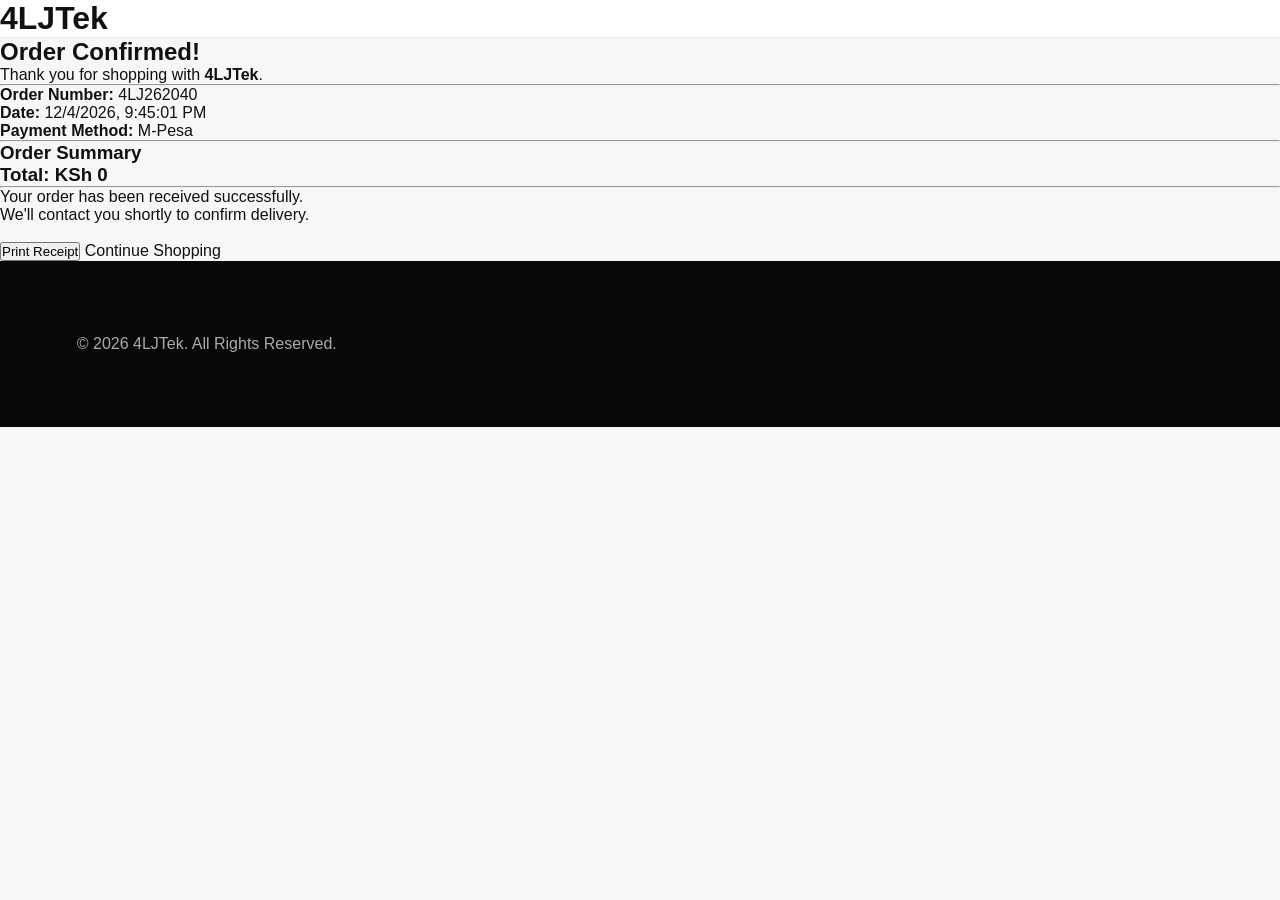
<file: receipt.html>
<!DOCTYPE html>
<html lang="en">
<head>
    <meta charset="UTF-8">
    <meta name="viewport" content="width=device-width, initial-scale=1.0">
    <title>Order Receipt | 4LJTek</title>
    <link rel="stylesheet" href="css/style.css">
</head>
<body>

<header>
    <div class="container">
        <h1>4LJTek</h1>
    </div>
</header>

<section class="container receipt">
    <div class="receipt-card">
        <h2>Order Confirmed!</h2>
        <p>Thank you for shopping with <strong>4LJTek</strong>.</p>

        <hr>

        <p><strong>Order Number:</strong> <span id="order-id"></span></p>
        <p><strong>Date:</strong> <span id="order-date"></span></p>
        <p><strong>Payment Method:</strong> <span id="payment-method"></span></p>

        <hr>

        <h3>Order Summary</h3>
        <div id="receipt-items"></div>

        <h3>Total: KSh <span id="receipt-total">0</span></h3>

        <hr>

        <p>Your order has been received successfully.</p>
        <p>We'll contact you shortly to confirm delivery.</p>

        <br>

        <button onclick="window.print()" class="btn">
            Print Receipt
        </button>

        <a href="index.html" class="btn">
            Continue Shopping
        </a>
    </div>
</section>

<footer>
    <div class="container">
        <p>&copy; 2026 4LJTek. All Rights Reserved.</p>
    </div>
</footer>

<script>
const cart = JSON.parse(localStorage.getItem("cart")) || [];

let total = 0;
const itemsContainer = document.getElementById("receipt-items");

cart.forEach(item => {
    total += item.price * item.quantity;

    const div = document.createElement("div");
    div.innerHTML = `
        <p>
            ${item.name} × ${item.quantity}
            <span style="float:right;">
                KSh ${(item.price * item.quantity).toLocaleString()}
            </span>
        </p>
    `;
    itemsContainer.appendChild(div);
});

document.getElementById("receipt-total").textContent =
    total.toLocaleString();

document.getElementById("order-id").textContent =
    "4LJ" + Math.floor(Math.random() * 1000000);

document.getElementById("order-date").textContent =
    new Date().toLocaleString();

document.getElementById("payment-method").textContent =
    localStorage.getItem("paymentMethod") || "M-Pesa";
</script>

</body>
</html>
</file>
<file: css/style.css>
/* ==========================================
   4LJTEK PREMIUM WEBSITE
   COMPLETE STYLE.CSS
   ========================================== */

* {
    box-sizing: border-box;
    margin: 0;
    padding: 0;
}

html {
    scroll-behavior: smooth;
}

body {
    font-family: "Montserrat", Arial, sans-serif;
    background: #f7f7f7;
    color: #111;
    overflow-x: hidden;
}

img {
    max-width: 100%;
    display: block;
}

a {
    text-decoration: none;
    color: inherit;
}

button,
input {
    font-family: inherit;
}


/* ==========================================
   HEADER
   ========================================== */

.site-header,
header {
    position: relative;
    z-index: 1000;
    width: 100%;
    background: #fff;
    border-bottom: 1px solid #eee;
}

.site-header .header-inner,
header .header-inner {
    position: relative;
    min-height: 110px;
    padding: 15px 5%;
    display: flex;
    align-items: center;
    justify-content: space-between;
}

.site-header img,
header img {
    max-height: 65px;
    width: auto;
}

nav ul {
    display: flex;
    align-items: center;
    gap: 32px;
    list-style: none;
}

nav a {
    font-weight: 700;
    font-size: 15px;
}


/* ==========================================
   MOBILE MENU BUTTON
   ========================================== */

.mobile-menu-btn {
    display: none;
    width: 76px;
    height: 76px;
    border: 0;
    border-radius: 22px;
    background: #111;
    color: #fff;
    align-items: center;
    justify-content: center;
    flex-direction: column;
    gap: 7px;
    cursor: pointer;
    z-index: 99999;
}

.mobile-menu-btn span {
    display: block;
    width: 38px;
    height: 4px;
    border-radius: 10px;
    background: #fff;
}


/* ==========================================
   MOBILE NAV
   ========================================== */

.mobile-nav {
    display: none;
}

.mobile-nav.active {
    display: block;
}


/* ==========================================
   PREMIUM HERO
   ========================================== */

.premium-hero {
    position: relative;
    overflow: hidden;

    background:
        radial-gradient(
            circle at 80% 25%,
            rgba(20, 105, 190, 0.55),
            transparent 35%
        ),
        linear-gradient(
            120deg,
            #050505 0%,
            #07101a 55%,
            #062849 100%
        );

    color: #fff;
}

.premium-hero-content {
    max-width: 1200px;
    margin: 0 auto;
    padding: 120px 6%;
}

.premium-hero .eyebrow {
    color: #3185ff;
    font-size: 16px;
    font-weight: 800;
    letter-spacing: 4px;
    margin-bottom: 28px;
}

.premium-hero h1 {
    max-width: 850px;
    font-size: clamp(55px, 8vw, 105px);
    line-height: .92;
    letter-spacing: -5px;
    font-weight: 900;
    margin-bottom: 38px;
}

.premium-hero p {
    max-width: 760px;
    font-size: 21px;
    line-height: 1.6;
    color: #c9c9c9;
}


/* ==========================================
   PRODUCT CONTROLS
   ========================================== */

.product-controls {
    max-width: 1200px;
    margin: 0 auto;
    padding: 70px 6% 0;
}

.category-nav {
    display: grid;
    grid-template-columns: repeat(3, 1fr);
    gap: 14px;
    margin-bottom: 30px;
}

.category-nav a,
.category-nav button {
    min-height: 82px;

    border: 1px solid #ddd;
    border-radius: 50px;

    background: #fff;

    display: flex;
    align-items: center;
    justify-content: center;

    font-size: 16px;
    font-weight: 800;

    cursor: pointer;
}

#search {
    width: 100%;
    min-height: 125px;

    padding: 25px 38px;

    border: 1px solid #ddd;
    border-radius: 35px;

    background: #fff;

    outline: none;

    font-size: 28px;
    color: #111;

    box-shadow: 0 15px 40px rgba(0, 0, 0, .04);
}

#search::placeholder {
    color: #999;
}


/* ==========================================
   PRODUCTS SECTION
   ========================================== */

.products-section,
.products-container,
#products {
    max-width: 1200px;
    margin: 0 auto;
    padding: 25px 6% 70px;
}

.category-heading {
    margin-bottom: 45px;
}

.category-heading h2,
.products-section h2 {
    font-size: clamp(48px, 7vw, 76px);
    line-height: 1;
    letter-spacing: -3px;
    font-weight: 900;
    margin: 0;
}

.category-heading::after {
    content: "";
    display: block;

    width: 100%;
    height: 1px;

    background: #ddd;

    margin-top: 28px;
}


/* ==========================================
   PRODUCT GRID
   ========================================== */

.product-grid,
.products-grid {
    display: grid;

    grid-template-columns:
        repeat(2, minmax(0, 1fr));

    gap: 28px;
}


/* ==========================================
   PRODUCT CARD
   ========================================== */

.product-card {
    min-width: 0;

    background: #fff;

    border: 1px solid #dedede;
    border-radius: 30px;

    padding: 28px;

    overflow: hidden;

    box-shadow:
        0 10px 35px rgba(0, 0, 0, .035);

    display: flex;
    flex-direction: column;
}

.product-card img {
    width: 100%;
    height: 270px;

    object-fit: contain;

    background: #f8f8f8;

    border-radius: 22px;

    margin-bottom: 35px;
}

.product-card h3 {
    font-size: 21px;
    line-height: 1.2;
    font-weight: 900;

    margin-bottom: 22px;
}

.product-card .price {
    color: #1681e8;

    font-size: 18px;
    line-height: 1.35;
    font-weight: 900;

    margin-bottom: 22px;
}

.product-card p {
    color: #888;

    font-size: 15px;
    line-height: 1.55;

    margin-bottom: 30px;
}


/* ==========================================
   PRODUCT ACTIONS
   ========================================== */

.product-actions {
    margin-top: auto;

    display: grid;

    grid-template-columns:
        1fr 1fr;

    gap: 10px;
}


/* ADD TO CART */

.product-actions .add-cart-btn {
    grid-column: 1 / -1;

    width: 100% !important;

    min-height: 72px !important;

    border: 0 !important;
    border-radius: 20px !important;

    background: #111 !important;
    color: #fff !important;

    font-size: 20px !important;
    font-weight: 800 !important;

    padding: 14px 10px !important;

    white-space: nowrap;

    cursor: pointer;
}


/* WHATSAPP */

.product-actions .whatsapp-btn {
    grid-column: 1;

    width: 100% !important;
    min-width: 0 !important;

    min-height: 64px;

    border: 0;

    border-radius: 18px;

    background: #25d366;
    color: #fff;

    display: flex;
    align-items: center;
    justify-content: center;

    font-size: 15px;
    font-weight: 800;

    padding: 10px;

    white-space: nowrap;

    cursor: pointer;
}


/* CALL */

.product-actions .call-btn {
    grid-column: 2;

    width: 100% !important;
    min-width: 0 !important;

    min-height: 64px;

    border-radius: 18px;

    background: #f3f3f3;
    color: #111;

    border: 1px solid #ddd;

    display: flex;
    align-items: center;
    justify-content: center;

    font-size: 15px;
    font-weight: 800;

    padding: 10px;

    white-space: nowrap;

    cursor: pointer;
}


/* ==========================================
   FOOTER
   ========================================== */

footer {
    background: #080808;
    color: #fff;

    padding: 70px 6%;
}

footer img {
    max-width: 150px;
    margin-bottom: 25px;
}

footer p {
    color: #aaa;
    line-height: 1.6;
}


/* ==========================================
   MOBILE — 768PX
   ========================================== */

@media (max-width: 768px) {

    /* --------------------------------------
       HEADER
       -------------------------------------- */

    header,
    .site-header {
        position: relative !important;

        width: 100% !important;

        height: 105px !important;
        min-height: 105px !important;

        padding: 0 !important;
        margin: 0 !important;

        background: #fff !important;

        overflow: visible !important;
    }


    header .header-inner,
    .site-header .header-inner {
        position: relative !important;

        width: 100% !important;

        height: 105px !important;
        min-height: 105px !important;

        padding: 0 !important;
        margin: 0 !important;

        display: block !important;
    }


    /* --------------------------------------
       LOGO — CENTER
       -------------------------------------- */

    header .header-inner > a,
    .site-header .header-inner > a,
    header > a,
    .site-header > a {

        position: absolute !important;

        left: 50% !important;
        right: auto !important;

        top: 50% !important;
        bottom: auto !important;

        transform:
            translate(-50%, -50%) !important;

        width: auto !important;
        height: auto !important;

        margin: 0 !important;
        padding: 0 !important;

        display: block !important;

        z-index: 1001 !important;
    }


    header .header-inner > a img,
    .site-header .header-inner > a img,
    header > a img,
    .site-header > a img {

        width: 105px !important;

        max-width: 105px !important;

        height: auto !important;

        max-height: 70px !important;

        margin: 0 auto !important;
        padding: 0 !important;

        object-fit: contain !important;
    }


    /* --------------------------------------
       HAMBURGER — RIGHT
       -------------------------------------- */

    .mobile-menu-btn,
    header .mobile-menu-btn,
    .site-header .mobile-menu-btn {

        position: absolute !important;

        left: auto !important;

        right: 25px !important;

        top: 50% !important;

        bottom: auto !important;

        transform:
            translateY(-50%) !important;

        width: 76px !important;
        height: 76px !important;

        min-width: 76px !important;
        min-height: 76px !important;

        margin: 0 !important;
        padding: 0 !important;

        display: flex !important;

        flex-direction: column !important;

        align-items: center !important;
        justify-content: center !important;

        gap: 7px !important;

        background: #111 !important;

        border: 0 !important;

        border-radius: 22px !important;

        z-index: 99999 !important;

        visibility: visible !important;

        opacity: 1 !important;

        cursor: pointer !important;
    }


    .mobile-menu-btn span,
    header .mobile-menu-btn span,
    .site-header .mobile-menu-btn span {

        display: block !important;

        width: 38px !important;
        height: 4px !important;

        min-width: 38px !important;
        min-height: 4px !important;

        margin: 0 !important;
        padding: 0 !important;

        background: #fff !important;

        border-radius: 10px !important;
    }


    /* --------------------------------------
       DESKTOP NAV OFF
       -------------------------------------- */

    header nav,
    .site-header nav {
        display: none !important;
    }


    /* --------------------------------------
       HERO
       -------------------------------------- */

    .premium-hero-content {
        padding: 100px 35px 90px;
    }

    .premium-hero .eyebrow {
        font-size: 13px;
        letter-spacing: 3px;

        margin-bottom: 28px;
    }

    .premium-hero h1 {
        font-size: 58px;

        line-height: .96;

        letter-spacing: -3px;

        margin-bottom: 32px;
    }

    .premium-hero p {
        font-size: 18px;

        line-height: 1.55;
    }


    /* --------------------------------------
       CATEGORY CONTROLS
       -------------------------------------- */

    .product-controls {
        padding: 70px 30px 0;
    }

    .category-nav {
        gap: 10px;

        margin-bottom: 28px;
    }

    .category-nav a,
    .category-nav button {

        min-height: 72px;

        font-size: 14px;

        padding: 10px;
    }


    /* SEARCH */

    #search {

        min-height: 125px;

        border-radius: 32px;

        padding: 25px 38px;

        font-size: 25px;
    }


    /* --------------------------------------
       PRODUCTS
       -------------------------------------- */

    .products-section,
    .products-container,
    #products {

        padding:
            25px 30px 55px;
    }


    .category-heading {
        margin-bottom: 38px;
    }

    .category-heading h2,
    .products-section h2 {

        font-size: 53px;

        letter-spacing: -3px;
    }

    .category-heading::after {
        margin-top: 22px;
    }


    /* --------------------------------------
       PRODUCT GRID
       -------------------------------------- */

    .product-grid,
    .products-grid {

        grid-template-columns:
            repeat(2, minmax(0, 1fr));

        gap: 26px;
    }


    /* --------------------------------------
       PRODUCT CARDS
       -------------------------------------- */

    .product-card {

        padding: 28px 28px 25px;

        border-radius: 28px;
    }


    .product-card img {

        height: 255px;

        margin-bottom: 35px;

        border-radius: 20px;
    }


    .product-card h3 {

        font-size: 19px;

        margin-bottom: 20px;
    }


    .product-card .price {

        font-size: 17px;

        margin-bottom: 20px;
    }


    .product-card p {

        font-size: 15px;

        line-height: 1.55;

        margin-bottom: 28px;
    }


    /* --------------------------------------
       PRODUCT BUTTONS
       -------------------------------------- */

    .product-actions {
        gap: 9px;
    }


    .product-actions .add-cart-btn {

        min-height: 64px !important;

        border-radius: 18px !important;

        font-size: 17px !important;

        padding: 10px 5px !important;
    }


    .product-actions .whatsapp-btn,
    .product-actions .call-btn {

        min-height: 62px;

        border-radius: 17px;

        font-size: 14px;

        padding: 8px;
    }
}


/* ==========================================
   SMALL PHONES — 430PX
   ========================================== */

@media (max-width: 430px) {


    /* --------------------------------------
       HEADER
       -------------------------------------- */

    header,
    .site-header {

        height: 105px !important;

        min-height: 105px !important;
    }


    header .header-inner,
    .site-header .header-inner {

        height: 105px !important;

        min-height: 105px !important;
    }


    /* LOGO */

    header .header-inner > a img,
    .site-header .header-inner > a img,
    header > a img,
    .site-header > a img {

        width: 100px !important;

        max-width: 100px !important;
    }


    /* HAMBURGER */

    .mobile-menu-btn,
    header .mobile-menu-btn,
    .site-header .mobile-menu-btn {

        right: 20px !important;

        width: 70px !important;
        height: 70px !important;

        min-width: 70px !important;
        min-height: 70px !important;

        border-radius: 20px !important;
    }


    .mobile-menu-btn span,
    header .mobile-menu-btn span,
    .site-header .mobile-menu-btn span {

        width: 35px !important;

        min-width: 35px !important;

        height: 4px !important;

        min-height: 4px !important;
    }


    /* --------------------------------------
       HERO
       -------------------------------------- */

    .premium-hero-content {

        padding:
            100px 35px 90px;
    }


    .premium-hero h1 {

        font-size: 53px;

        letter-spacing: -3px;
    }


    .premium-hero p {

        font-size: 17px;
    }


    /* --------------------------------------
       CONTROLS
       -------------------------------------- */

    .product-controls {

        padding:
            60px 25px 0;
    }


    .category-nav {

        gap: 8px;
    }


    .category-nav a,
    .category-nav button {

        min-height: 68px;

        font-size: 13px;
    }


    #search {

        min-height: 115px;

        padding:
            22px 30px;

        font-size: 23px;
    }


    /* --------------------------------------
       PRODUCTS
       -------------------------------------- */

    .products-section,
    .products-container,
    #products {

        padding:
            20px 25px 55px;
    }


    .category-heading {

        margin-bottom: 32px;
    }


    .category-heading h2,
    .products-section h2 {

        font-size: 47px;
    }


    /* --------------------------------------
       GRID
       -------------------------------------- */

    .product-grid,
    .products-grid {

        gap: 20px;
    }


    /* --------------------------------------
       CARDS
       -------------------------------------- */

    .product-card {

        padding:
            22px 20px 20px;

        border-radius: 24px;
    }


    .product-card img {

        height: 220px;

        margin-bottom: 30px;

        border-radius: 18px;
    }


    .product-card h3 {

        font-size: 17px;
    }


    .product-card .price {

        font-size: 16px;
    }


    .product-card p {

        font-size: 14px;
    }


    /* --------------------------------------
       BUTTONS
       -------------------------------------- */

    .product-actions .add-cart-btn {

        min-height: 60px !important;

        font-size: 15px !important;

        border-radius: 17px !important;
    }


    .product-actions .whatsapp-btn,
    .product-actions .call-btn {

        min-height: 58px;

        font-size: 13px;
    }
}


/* ==========================================
   FINAL HEADER OVERRIDE
   Forces the mobile header layout
   ========================================== */

@media (max-width: 768px) {

    header,
    .site-header {

        position: relative !important;

        height: 105px !important;

        min-height: 105px !important;

        overflow: visible !important;
    }


    /* CENTER LOGO REGARDLESS OF OTHER HEADER RULES */

    header img:first-of-type,
    .site-header img:first-of-type {

        position: absolute !important;

        left: 50% !important;

        top: 50% !important;

        transform:
            translate(-50%, -50%) !important;

        width: 105px !important;

        max-width: 105px !important;

        height: auto !important;

        max-height: 70px !important;

        margin: 0 !important;

        z-index: 1001 !important;
    }


    /* FORCE HAMBURGER TO TOP RIGHT */

    .mobile-menu-btn {

        position: fixed !important;

        top: 122px !important;

        right: 20px !important;

        left: auto !important;

        width: 70px !important;

        height: 70px !important;

        min-width: 70px !important;

        min-height: 70px !important;

        transform: none !important;

        display: flex !important;

        visibility: visible !important;

        opacity: 1 !important;

        z-index: 999999 !important;

        background: #111 !important;

        border-radius: 20px !important;
    }


    .mobile-menu-btn span {

        display: block !important;

        width: 35px !important;

        height: 4px !important;

        min-width: 35px !important;

        min-height: 4px !important;

        background: #fff !important;
    }
}


/* ==========================================
   FINAL SMALL-PHONE HEADER
   ========================================== */

@media (max-width: 430px) {

    header,
    .site-header {

        height: 105px !important;

        min-height: 105px !important;
    }


    header img:first-of-type,
    .site-header img:first-of-type {

        width: 100px !important;

        max-width: 100px !important;
    }


    .mobile-menu-btn {

        top: 120px !important;

        right: 18px !important;

        width: 70px !important;

        height: 70px !important;
    }
}


/* ==========================================
   REMOVE OLD PRICE / STORAGE PLACEHOLDERS
   ========================================== */

.price-note {
    display: none !important;
}

.product-card > .price {
    display: none !important;
}


/* Remove empty storage boxes from
   PlayStation, controllers and TVs */

.no-storage {
    display: none !important;
    width: 0 !important;
    height: 0 !important;
    min-height: 0 !important;
    margin: 0 !important;
    padding: 0 !important;
    border: 0 !important;
}
</file>
